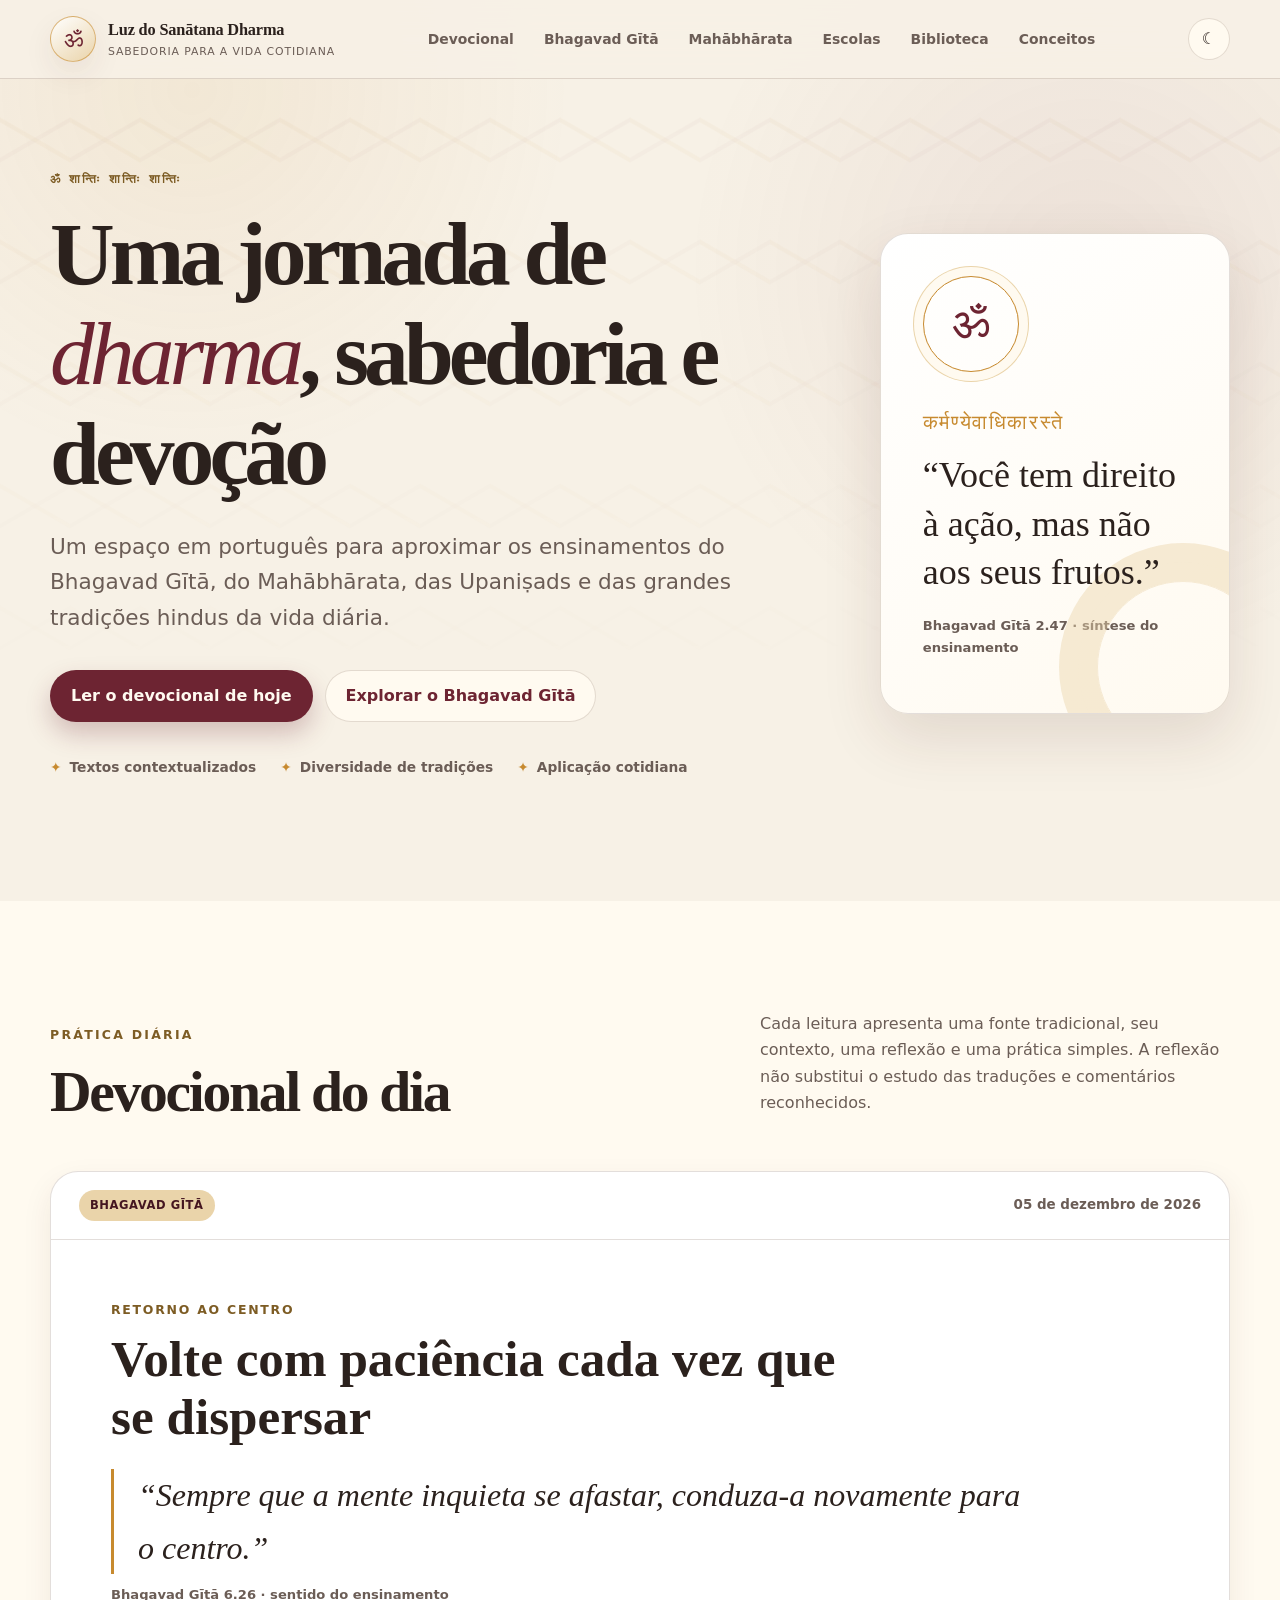
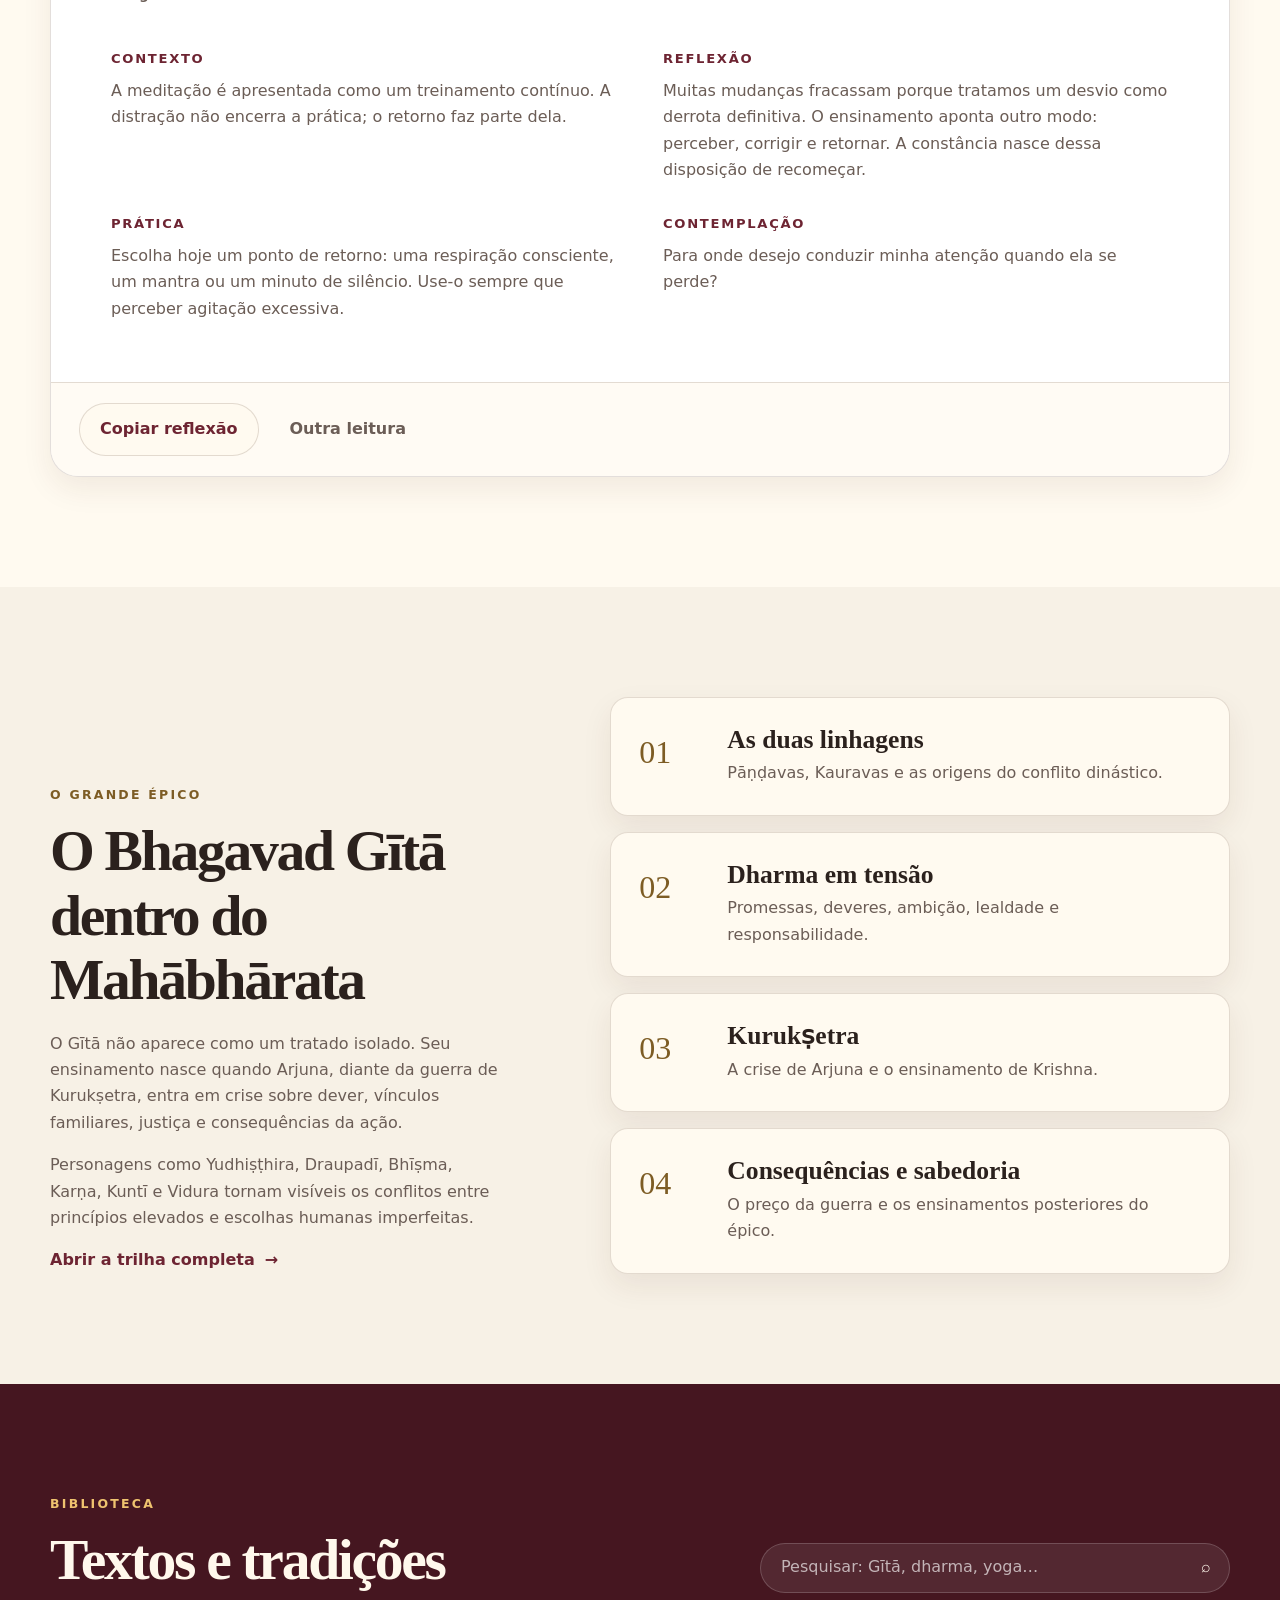
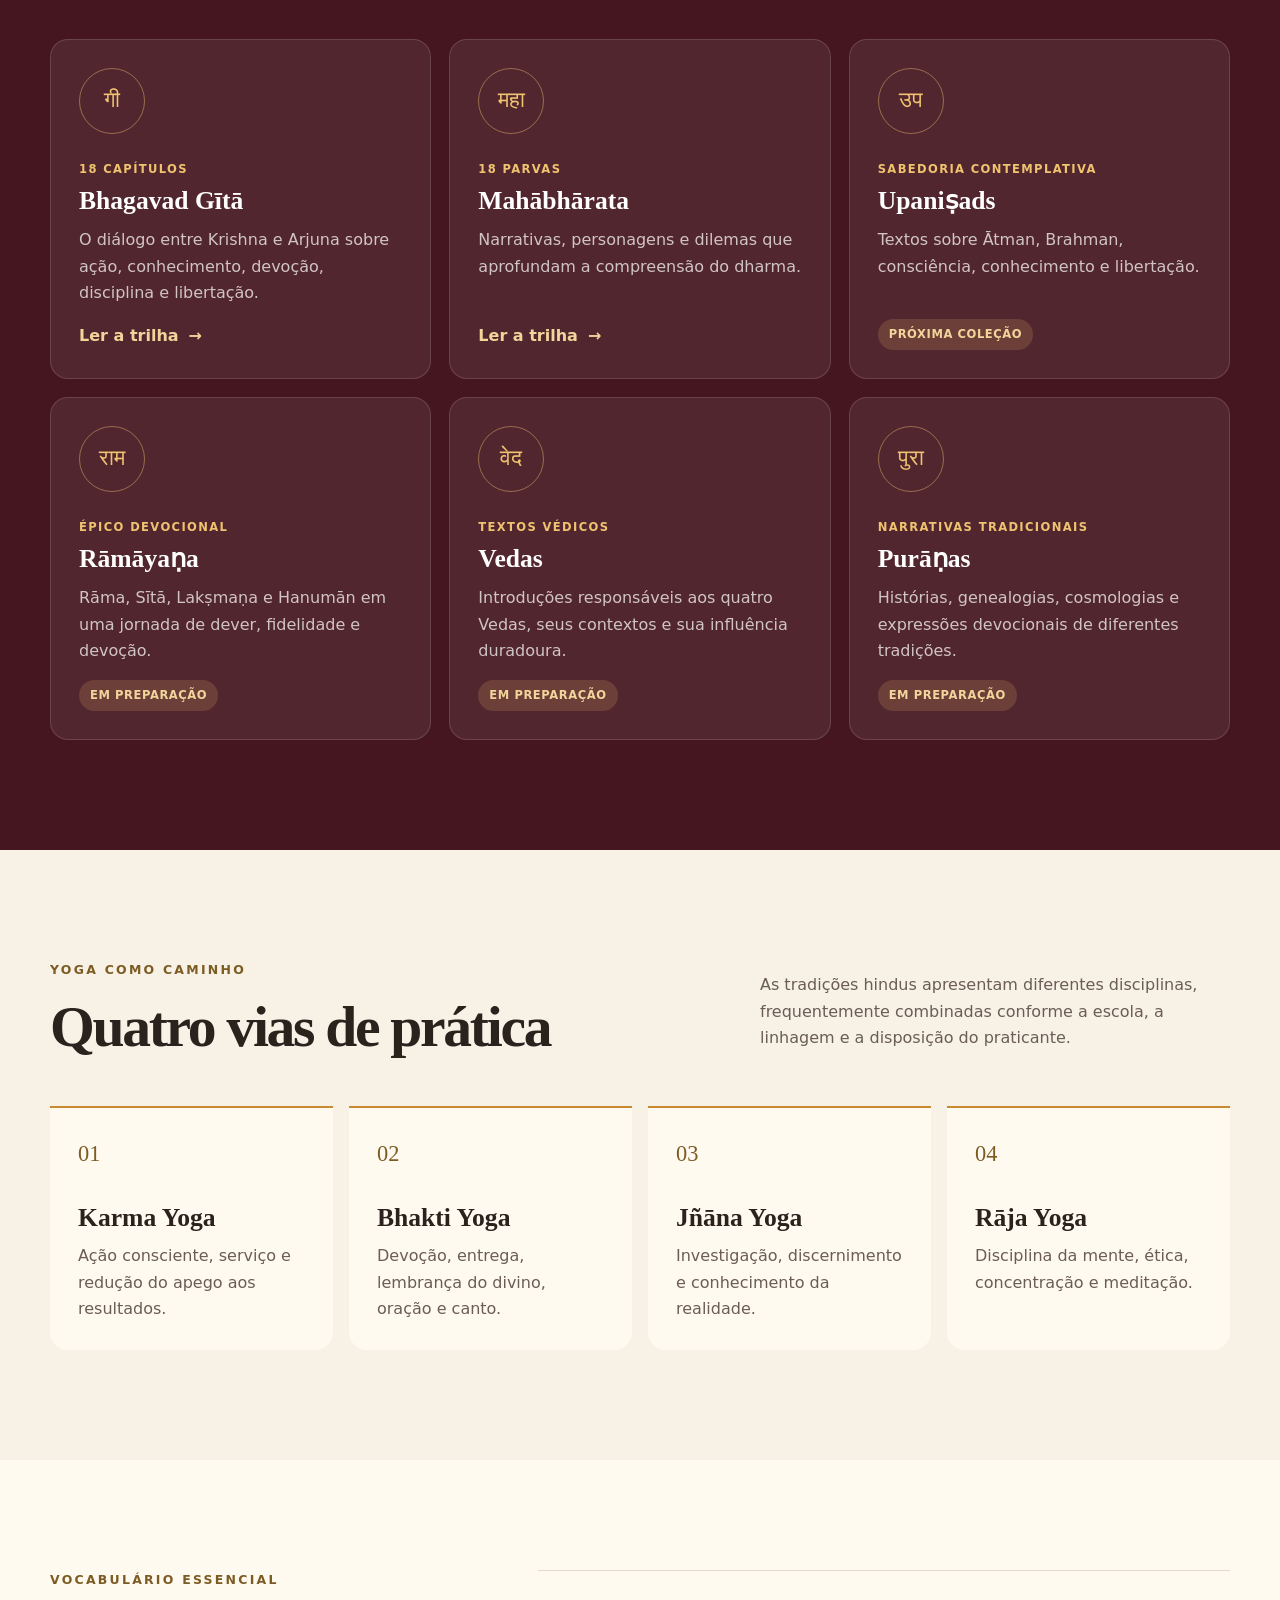
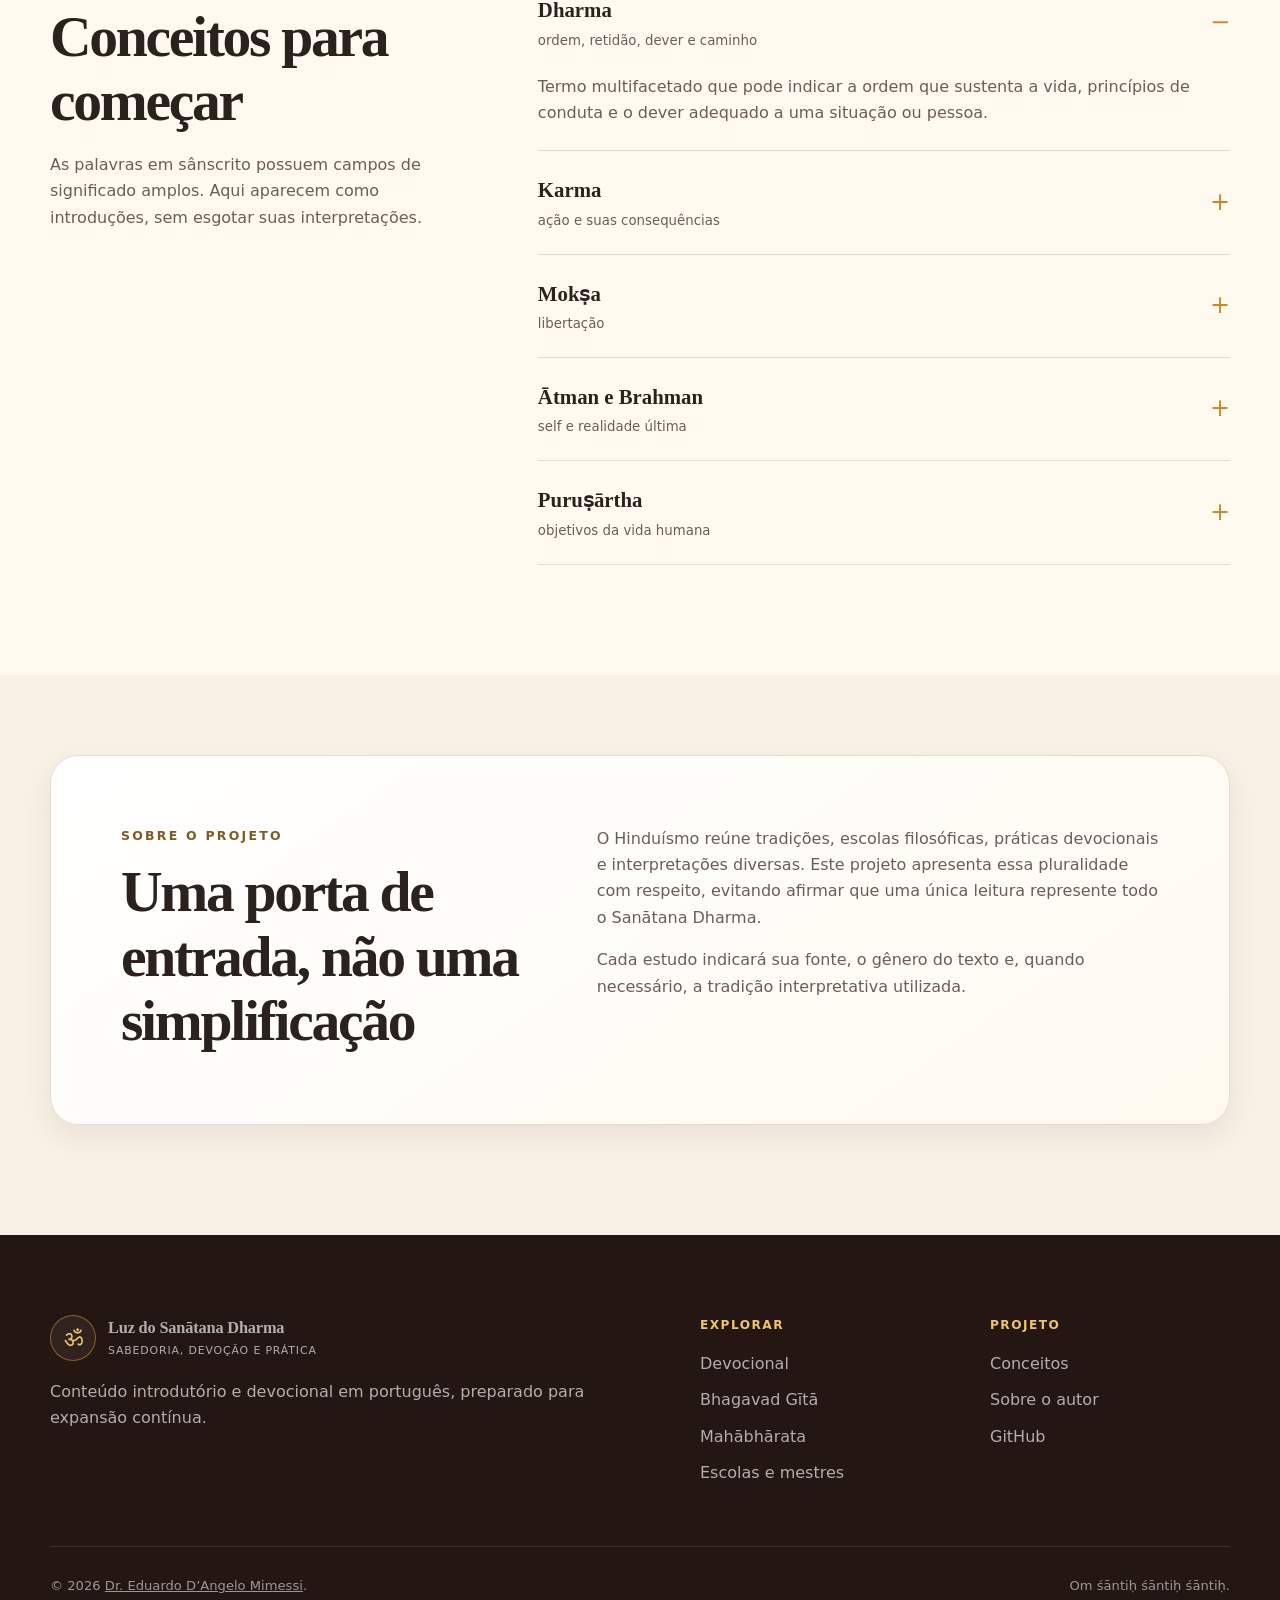
<file: docs/index.html>
<!doctype html>
<html lang="pt-BR" data-theme="light">
<head>
  <meta charset="utf-8">
  <meta name="viewport" content="width=device-width, initial-scale=1">
  <meta name="theme-color" content="#5b1f2a">
  <meta name="description" content="Luz do Sanātana Dharma: devocionais e estudos sobre o Bhagavad Gītā, o Mahābhārata, as Upaniṣads, o Rāmāyaṇa e os caminhos do Hinduísmo.">
  <meta name="author" content="Dr. Eduardo D’Angelo Mimessi">
  <meta property="og:title" content="Luz do Sanātana Dharma">
  <meta property="og:description" content="Sabedoria hindu para estudo, devoção e prática cotidiana.">
  <meta property="og:type" content="website">
  <meta property="og:locale" content="pt_BR">
  <title>Luz do Sanātana Dharma</title>
  <link rel="manifest" href="manifest.webmanifest">
  <link rel="icon" href="icon.svg" type="image/svg+xml">
  <link rel="stylesheet" href="styles.css">
  <link rel="stylesheet" href="home-overrides.css">
  <script defer src="app.js"></script>
</head>
<body>
  <a class="skip-link" href="#conteudo">Ir para o conteúdo</a>

  <header class="site-header" id="inicio">
    <div class="header-inner container">
      <a class="brand" href="#inicio" aria-label="Página inicial do Luz do Sanātana Dharma">
        <span class="brand-mark" aria-hidden="true">ॐ</span>
        <span><strong>Luz do Sanātana Dharma</strong><small>sabedoria para a vida cotidiana</small></span>
      </a>

      <button class="menu-button" type="button" aria-controls="main-nav" aria-expanded="false">
        <span></span><span></span><span></span><span class="sr-only">Abrir menu</span>
      </button>

      <nav class="main-nav" id="main-nav" aria-label="Navegação principal">
        <a href="#devocional">Devocional</a>
        <a href="gita.html">Bhagavad Gītā</a>
        <a href="mahabharata.html">Mahābhārata</a>
        <a href="escolas.html">Escolas</a>
        <a href="#biblioteca">Biblioteca</a>
        <a href="#conceitos">Conceitos</a>
      </nav>

      <button class="theme-button" type="button" aria-label="Alternar tema claro e escuro" title="Alternar tema">
        <span class="theme-icon" aria-hidden="true">☾</span>
      </button>
    </div>
  </header>

  <main id="conteudo">
    <section class="hero" aria-labelledby="hero-title">
      <div class="hero-pattern" aria-hidden="true"></div>
      <div class="container hero-grid">
        <div class="hero-copy">
          <p class="eyebrow">ॐ शान्तिः शान्तिः शान्तिः</p>
          <h1 id="hero-title">Uma jornada de <em>dharma</em>, sabedoria e devoção</h1>
          <p class="hero-lead">Um espaço em português para aproximar os ensinamentos do Bhagavad Gītā, do Mahābhārata, das Upaniṣads e das grandes tradições hindus da vida diária.</p>
          <div class="hero-actions">
            <a class="button button-primary" href="#devocional">Ler o devocional de hoje</a>
            <a class="button button-secondary" href="gita.html">Explorar o Bhagavad Gītā</a>
          </div>
          <ul class="hero-principles" aria-label="Princípios do projeto">
            <li>Textos contextualizados</li>
            <li>Diversidade de tradições</li>
            <li>Aplicação cotidiana</li>
          </ul>
        </div>

        <aside class="hero-card" aria-label="Ensinamento em destaque">
          <div class="mandala" aria-hidden="true"><span>ॐ</span></div>
          <p class="sanskrit">कर्मण्येवाधिकारस्ते</p>
          <blockquote>“Você tem direito à ação, mas não aos seus frutos.”</blockquote>
          <p class="reference">Bhagavad Gītā 2.47 · síntese do ensinamento</p>
        </aside>
      </div>
    </section>

    <section class="section devotional-section" id="devocional" aria-labelledby="devotional-title">
      <div class="container">
        <div class="section-heading">
          <div><p class="eyebrow">Prática diária</p><h2 id="devotional-title">Devocional do dia</h2></div>
          <p class="section-intro">Cada leitura apresenta uma fonte tradicional, seu contexto, uma reflexão e uma prática simples. A reflexão não substitui o estudo das traduções e comentários reconhecidos.</p>
        </div>

        <article class="devotional-card" aria-live="polite">
          <div class="devotional-meta"><span class="tag" id="devotional-source">Bhagavad Gītā</span><time id="devotional-date"></time></div>
          <div class="devotional-content">
            <p class="devotional-kicker" id="devotional-theme">Ação sem apego</p>
            <h3 id="devotional-heading">Faça o que precisa ser feito com presença</h3>
            <blockquote id="devotional-verse">“Você tem direito à ação, mas não aos seus frutos.”</blockquote>
            <p class="verse-reference" id="devotional-reference">Bhagavad Gītā 2.47 · sentido do ensinamento</p>
            <div class="devotional-grid">
              <div><h4>Contexto</h4><p id="devotional-context">No campo de Kurukṣetra, Arjuna está paralisado diante das consequências de agir. Krishna o conduz a distinguir o dever presente do desejo de controlar todos os resultados.</p></div>
              <div><h4>Reflexão</h4><p id="devotional-reflection">Agir com desapego não significa indiferença. Significa dedicar atenção, disciplina e integridade ao que está sob nossa responsabilidade, sem transformar o resultado em medida absoluta de nosso valor.</p></div>
              <div><h4>Prática</h4><p id="devotional-practice">Escolha uma tarefa importante. Antes de começar, respire três vezes e formule a intenção de realizá-la com cuidado, sem ansiedade pelo reconhecimento.</p></div>
              <div><h4>Contemplação</h4><p id="devotional-question">Qual ação correta está diante de mim hoje, mesmo que eu não possa controlar seu resultado?</p></div>
            </div>
          </div>
          <div class="devotional-actions">
            <button class="button button-secondary" id="copy-devotional" type="button">Copiar reflexão</button>
            <button class="button button-ghost" id="next-devotional" type="button">Outra leitura</button>
          </div>
        </article>
      </div>
    </section>

    <section class="section epic-section" id="mahabharata" aria-labelledby="epic-title">
      <div class="container epic-grid">
        <div class="epic-copy">
          <p class="eyebrow">O grande épico</p>
          <h2 id="epic-title">O Bhagavad Gītā dentro do Mahābhārata</h2>
          <p>O Gītā não aparece como um tratado isolado. Seu ensinamento nasce quando Arjuna, diante da guerra de Kurukṣetra, entra em crise sobre dever, vínculos familiares, justiça e consequências da ação.</p>
          <p>Personagens como Yudhiṣṭhira, Draupadī, Bhīṣma, Karṇa, Kuntī e Vidura tornam visíveis os conflitos entre princípios elevados e escolhas humanas imperfeitas.</p>
          <a class="text-link" href="mahabharata.html">Abrir a trilha completa <span aria-hidden="true">→</span></a>
        </div>

        <div class="epic-timeline" aria-label="Trilha introdutória do Mahābhārata">
          <article><span>01</span><div><h3>As duas linhagens</h3><p>Pāṇḍavas, Kauravas e as origens do conflito dinástico.</p></div></article>
          <article><span>02</span><div><h3>Dharma em tensão</h3><p>Promessas, deveres, ambição, lealdade e responsabilidade.</p></div></article>
          <article><span>03</span><div><h3>Kurukṣetra</h3><p>A crise de Arjuna e o ensinamento de Krishna.</p></div></article>
          <article><span>04</span><div><h3>Consequências e sabedoria</h3><p>O preço da guerra e os ensinamentos posteriores do épico.</p></div></article>
        </div>
      </div>
    </section>

    <section class="section library-section" id="biblioteca" aria-labelledby="library-title">
      <div class="container">
        <div class="section-heading library-heading">
          <div><p class="eyebrow">Biblioteca</p><h2 id="library-title">Textos e tradições</h2></div>
          <label class="search-field"><span class="sr-only">Pesquisar na biblioteca</span><input id="library-search" type="search" placeholder="Pesquisar: Gītā, dharma, yoga…" autocomplete="off"><span aria-hidden="true">⌕</span></label>
        </div>

        <div class="library-grid" id="library-grid">
          <article class="library-card" data-search="bhagavad gita gītā krishna arjuna yoga kurukshetra">
            <span class="card-symbol" aria-hidden="true">गी</span><p class="card-label">18 capítulos</p><h3>Bhagavad Gītā</h3>
            <p>O diálogo entre Krishna e Arjuna sobre ação, conhecimento, devoção, disciplina e libertação.</p>
            <a class="text-link" href="gita.html">Ler a trilha <span aria-hidden="true">→</span></a>
          </article>

          <article class="library-card" data-search="mahabharata mahābhārata pandavas kauravas draupadi bhishma karna vidura">
            <span class="card-symbol" aria-hidden="true">महा</span><p class="card-label">18 parvas</p><h3>Mahābhārata</h3>
            <p>Narrativas, personagens e dilemas que aprofundam a compreensão do dharma.</p>
            <a class="text-link" href="mahabharata.html">Ler a trilha <span aria-hidden="true">→</span></a>
          </article>

          <article class="library-card" data-search="upanishads upaniṣads atman brahman vedanta conhecimento">
            <span class="card-symbol" aria-hidden="true">उप</span><p class="card-label">Sabedoria contemplativa</p><h3>Upaniṣads</h3>
            <p>Textos sobre Ātman, Brahman, consciência, conhecimento e libertação.</p><span class="status">Próxima coleção</span>
          </article>

          <article class="library-card" data-search="ramayana rāmāyaṇa rama sita hanuman lakshmana bhakti serviço">
            <span class="card-symbol" aria-hidden="true">राम</span><p class="card-label">Épico devocional</p><h3>Rāmāyaṇa</h3>
            <p>Rāma, Sītā, Lakṣmaṇa e Hanumān em uma jornada de dever, fidelidade e devoção.</p><span class="status">Em preparação</span>
          </article>

          <article class="library-card" data-search="vedas rig sama yajur atharva mantra ritual conhecimento">
            <span class="card-symbol" aria-hidden="true">वेद</span><p class="card-label">Textos védicos</p><h3>Vedas</h3>
            <p>Introduções responsáveis aos quatro Vedas, seus contextos e sua influência duradoura.</p><span class="status">Em preparação</span>
          </article>

          <article class="library-card" data-search="puranas purāṇas shiva vishnu devi histórias tradição">
            <span class="card-symbol" aria-hidden="true">पुरा</span><p class="card-label">Narrativas tradicionais</p><h3>Purāṇas</h3>
            <p>Histórias, genealogias, cosmologias e expressões devocionais de diferentes tradições.</p><span class="status">Em preparação</span>
          </article>
        </div>
        <p class="empty-state" id="library-empty" hidden>Nenhum item encontrado. Tente outra palavra.</p>
      </div>
    </section>

    <section class="section paths-section" id="caminhos" aria-labelledby="paths-title">
      <div class="container">
        <div class="section-heading">
          <div><p class="eyebrow">Yoga como caminho</p><h2 id="paths-title">Quatro vias de prática</h2></div>
          <p class="section-intro">As tradições hindus apresentam diferentes disciplinas, frequentemente combinadas conforme a escola, a linhagem e a disposição do praticante.</p>
        </div>
        <div class="paths-grid">
          <article><span>01</span><h3>Karma Yoga</h3><p>Ação consciente, serviço e redução do apego aos resultados.</p></article>
          <article><span>02</span><h3>Bhakti Yoga</h3><p>Devoção, entrega, lembrança do divino, oração e canto.</p></article>
          <article><span>03</span><h3>Jñāna Yoga</h3><p>Investigação, discernimento e conhecimento da realidade.</p></article>
          <article><span>04</span><h3>Rāja Yoga</h3><p>Disciplina da mente, ética, concentração e meditação.</p></article>
        </div>
      </div>
    </section>

    <section class="section concepts-section" id="conceitos" aria-labelledby="concepts-title">
      <div class="container concepts-layout">
        <div class="concepts-intro"><p class="eyebrow">Vocabulário essencial</p><h2 id="concepts-title">Conceitos para começar</h2><p>As palavras em sânscrito possuem campos de significado amplos. Aqui aparecem como introduções, sem esgotar suas interpretações.</p></div>
        <div class="accordion" data-accordion>
          <article class="accordion-item"><button type="button" aria-expanded="true"><span><strong>Dharma</strong><small>ordem, retidão, dever e caminho</small></span><span>−</span></button><div class="accordion-panel"><p>Termo multifacetado que pode indicar a ordem que sustenta a vida, princípios de conduta e o dever adequado a uma situação ou pessoa.</p></div></article>
          <article class="accordion-item"><button type="button" aria-expanded="false"><span><strong>Karma</strong><small>ação e suas consequências</small></span><span>+</span></button><div class="accordion-panel" hidden><p>Refere-se à ação e à relação entre escolhas, intenções e consequências. Não deve ser reduzido a punição ou recompensa imediata.</p></div></article>
          <article class="accordion-item"><button type="button" aria-expanded="false"><span><strong>Mokṣa</strong><small>libertação</small></span><span>+</span></button><div class="accordion-panel" hidden><p>Libertação do ciclo de saṃsāra. Sua compreensão varia entre escolas como Advaita, Viśiṣṭādvaita e Dvaita.</p></div></article>
          <article class="accordion-item"><button type="button" aria-expanded="false"><span><strong>Ātman e Brahman</strong><small>self e realidade última</small></span><span>+</span></button><div class="accordion-panel" hidden><p>Conceitos fundamentais das Upaniṣads e do Vedānta, interpretados de maneiras distintas pelas escolas filosóficas.</p></div></article>
          <article class="accordion-item"><button type="button" aria-expanded="false"><span><strong>Puruṣārtha</strong><small>objetivos da vida humana</small></span><span>+</span></button><div class="accordion-panel" hidden><p>Dharma, artha, kāma e mokṣa articulam dever, prosperidade, prazer legítimo e libertação.</p></div></article>
        </div>
      </div>
    </section>

    <section class="section about-section" aria-labelledby="about-title">
      <div class="container about-card">
        <div><p class="eyebrow">Sobre o projeto</p><h2 id="about-title">Uma porta de entrada, não uma simplificação</h2></div>
        <div><p>O Hinduísmo reúne tradições, escolas filosóficas, práticas devocionais e interpretações diversas. Este projeto apresenta essa pluralidade com respeito, evitando afirmar que uma única leitura represente todo o Sanātana Dharma.</p><p>Cada estudo indicará sua fonte, o gênero do texto e, quando necessário, a tradição interpretativa utilizada.</p></div>
      </div>
    </section>
  </main>

  <footer class="site-footer">
    <div class="container footer-grid">
      <div><a class="brand footer-brand" href="#inicio"><span class="brand-mark" aria-hidden="true">ॐ</span><span><strong>Luz do Sanātana Dharma</strong><small>sabedoria, devoção e prática</small></span></a><p>Conteúdo introdutório e devocional em português, preparado para expansão contínua.</p></div>
      <nav aria-label="Links do rodapé"><strong>Explorar</strong><a href="#devocional">Devocional</a><a href="gita.html">Bhagavad Gītā</a><a href="mahabharata.html">Mahābhārata</a><a href="escolas.html">Escolas e mestres</a></nav>
      <nav aria-label="Informações do projeto"><strong>Projeto</strong><a href="#conceitos">Conceitos</a><a href="autor.html">Sobre o autor</a><a href="https://github.com/edumimessi/luzdosanatanadharma" rel="noopener noreferrer">GitHub</a></nav>
    </div>
    <div class="container footer-bottom"><p>© <span id="current-year"></span> <a href="autor.html">Dr. Eduardo D’Angelo Mimessi</a>.</p><p>Om śāntiḥ śāntiḥ śāntiḥ.</p></div>
  </footer>

  <div class="toast" id="toast" role="status" aria-live="polite"></div>
</body>
</html>
</file>
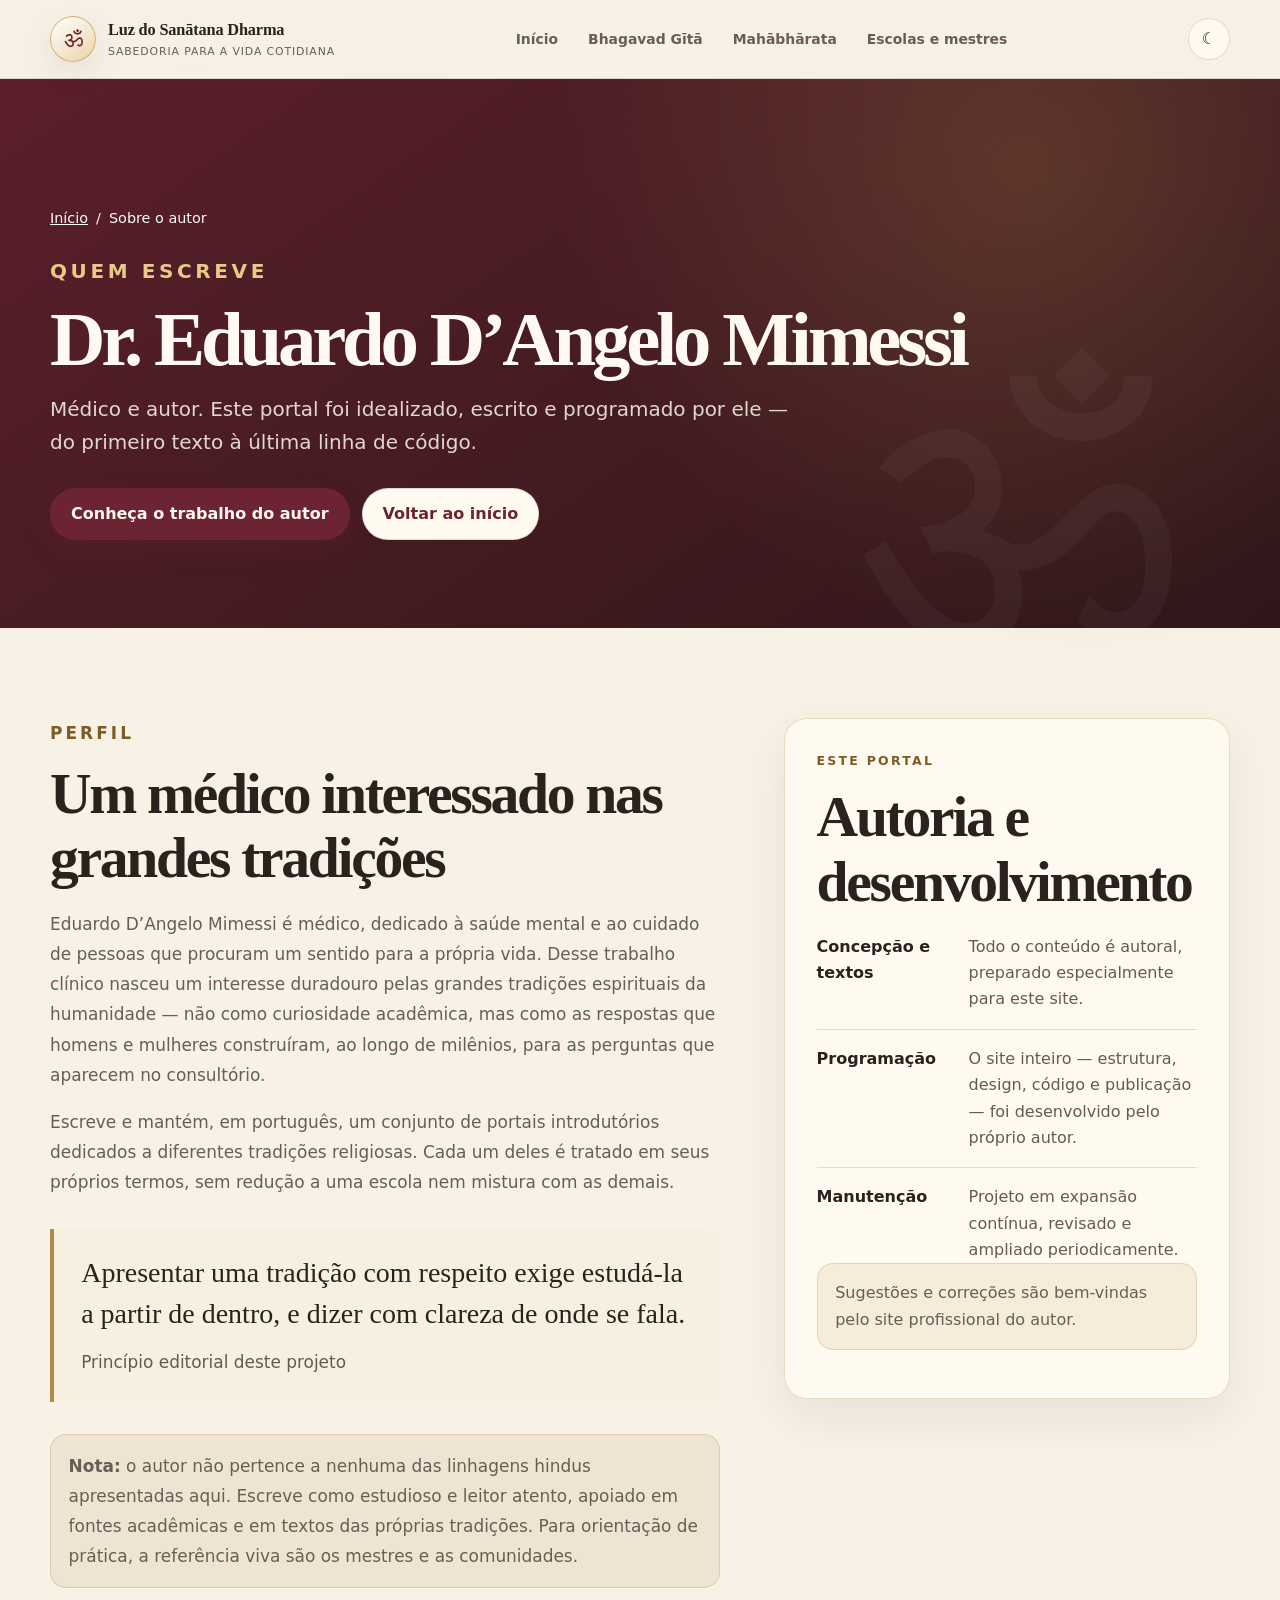
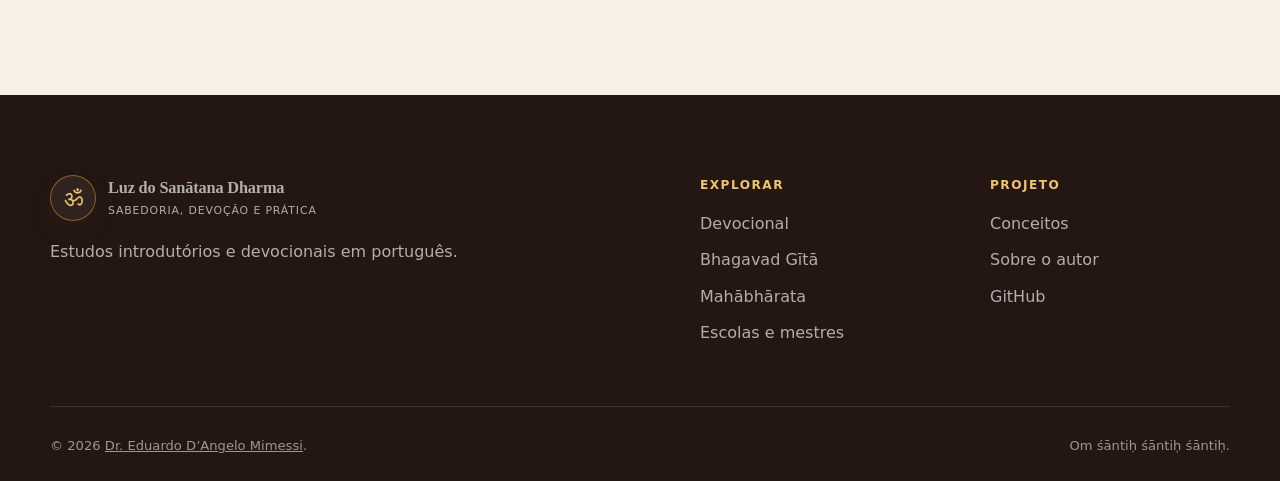
<file: docs/autor.html>
<!doctype html>
<html lang="pt-BR" data-theme="light">
<head>
  <meta charset="utf-8">
  <meta name="viewport" content="width=device-width, initial-scale=1">
  <meta name="theme-color" content="#5b1f2a">
  <meta name="description" content="Sobre o autor do Luz do Sanātana Dharma: Dr. Eduardo D’Angelo Mimessi, médico e autor, que idealizou, escreveu e programou este portal.">
  <meta name="author" content="Dr. Eduardo D’Angelo Mimessi">
  <meta property="og:title" content="Sobre o autor | Luz do Sanātana Dharma">
  <meta property="og:description" content="Quem escreve e mantém este portal: Dr. Eduardo D’Angelo Mimessi, médico e autor.">
  <meta property="og:type" content="profile">
  <meta property="og:locale" content="pt_BR">
  <title>Sobre o autor | Luz do Sanātana Dharma</title>
  <link rel="manifest" href="manifest.webmanifest">
  <link rel="icon" href="icon.svg" type="image/svg+xml">
  <link rel="stylesheet" href="styles.css">
  <link rel="stylesheet" href="content.css">
  <script defer src="content.js"></script>
</head>
<body>
  <a class="skip-link" href="#conteudo">Ir para o conteúdo</a>

  <header class="site-header" id="inicio">
    <div class="header-inner container">
      <a class="brand" href="index.html" aria-label="Página inicial do Luz do Sanātana Dharma">
        <span class="brand-mark" aria-hidden="true">ॐ</span>
        <span><strong>Luz do Sanātana Dharma</strong><small>sabedoria para a vida cotidiana</small></span>
      </a>

      <button class="menu-button" type="button" aria-controls="main-nav" aria-expanded="false">
        <span></span><span></span><span></span><span class="sr-only">Abrir menu</span>
      </button>

      <nav class="main-nav" id="main-nav" aria-label="Navegação principal">
        <a href="index.html">Início</a>
        <a href="gita.html">Bhagavad Gītā</a>
        <a href="mahabharata.html">Mahābhārata</a>
        <a href="escolas.html">Escolas e mestres</a>
      </nav>

      <button class="theme-button" type="button" aria-label="Alternar tema claro e escuro" title="Alternar tema">
        <span class="theme-icon" aria-hidden="true">☾</span>
      </button>
    </div>
  </header>

  <main class="reader-main" id="conteudo">
    <section class="reader-hero">
      <div class="container">
        <nav class="breadcrumbs" aria-label="Caminho da página">
          <a href="index.html">Início</a><span aria-hidden="true">/</span><span>Sobre o autor</span>
        </nav>
        <p class="eyebrow">Quem escreve</p>
        <h1>Dr. Eduardo D’Angelo Mimessi</h1>
        <p>Médico e autor. Este portal foi idealizado, escrito e programado por ele — do primeiro texto à última linha de código.</p>
        <div class="reader-actions">
          <a class="button button-primary" href="https://clinicamimessi.com.br" rel="noopener noreferrer">Conheça o trabalho do autor</a>
          <a class="button button-secondary" href="index.html">Voltar ao início</a>
        </div>
      </div>
    </section>

    <section class="reader-section" id="perfil">
      <div class="container reader-intro-grid">
        <div class="reader-prose">
          <p class="eyebrow">Perfil</p>
          <h2>Um médico interessado nas grandes tradições</h2>
          <p>Eduardo D’Angelo Mimessi é médico, dedicado à saúde mental e ao cuidado de pessoas que procuram um sentido para a própria vida. Desse trabalho clínico nasceu um interesse duradouro pelas grandes tradições espirituais da humanidade — não como curiosidade acadêmica, mas como as respostas que homens e mulheres construíram, ao longo de milênios, para as perguntas que aparecem no consultório.</p>
          <p>Escreve e mantém, em português, um conjunto de portais introdutórios dedicados a diferentes tradições religiosas. Cada um deles é tratado em seus próprios termos, sem redução a uma escola nem mistura com as demais.</p>

          <div class="quote-panel">
            <blockquote>Apresentar uma tradição com respeito exige estudá-la a partir de dentro, e dizer com clareza de onde se fala.</blockquote>
            <p>Princípio editorial deste projeto</p>
          </div>

          <p class="notice"><strong>Nota:</strong> o autor não pertence a nenhuma das linhagens hindus apresentadas aqui. Escreve como estudioso e leitor atento, apoiado em fontes acadêmicas e em textos das próprias tradições. Para orientação de prática, a referência viva são os mestres e as comunidades.</p>
        </div>

        <aside class="fact-panel" aria-label="Sobre este portal">
          <p class="eyebrow">Este portal</p>
          <h2>Autoria e desenvolvimento</h2>
          <dl class="fact-list">
            <div><dt>Concepção e textos</dt><dd>Todo o conteúdo é autoral, preparado especialmente para este site.</dd></div>
            <div><dt>Programação</dt><dd>O site inteiro — estrutura, design, código e publicação — foi desenvolvido pelo próprio autor.</dd></div>
            <div><dt>Manutenção</dt><dd>Projeto em expansão contínua, revisado e ampliado periodicamente.</dd></div>
          </dl>
          <p class="notice">Sugestões e correções são bem-vindas pelo site profissional do autor.</p>
        </aside>
      </div>
    </section>
  </main>

  <footer class="site-footer">
    <div class="container footer-grid">
      <div>
        <a class="brand footer-brand" href="index.html">
          <span class="brand-mark" aria-hidden="true">ॐ</span>
          <span><strong>Luz do Sanātana Dharma</strong><small>sabedoria, devoção e prática</small></span>
        </a>
        <p>Estudos introdutórios e devocionais em português.</p>
      </div>
      <nav aria-label="Links do rodapé">
        <strong>Explorar</strong>
        <a href="index.html#devocional">Devocional</a>
        <a href="gita.html">Bhagavad Gītā</a>
        <a href="mahabharata.html">Mahābhārata</a>
        <a href="escolas.html">Escolas e mestres</a>
      </nav>
      <nav aria-label="Informações do projeto">
        <strong>Projeto</strong>
        <a href="index.html#conceitos">Conceitos</a>
        <a href="autor.html">Sobre o autor</a>
        <a href="https://github.com/edumimessi/luzdosanatanadharma" rel="noopener noreferrer">GitHub</a>
      </nav>
    </div>
    <div class="container footer-bottom">
      <p>© <span id="current-year"></span> <a href="autor.html">Dr. Eduardo D’Angelo Mimessi</a>.</p>
      <p>Om śāntiḥ śāntiḥ śāntiḥ.</p>
    </div>
  </footer>
</body>
</html>
</file>
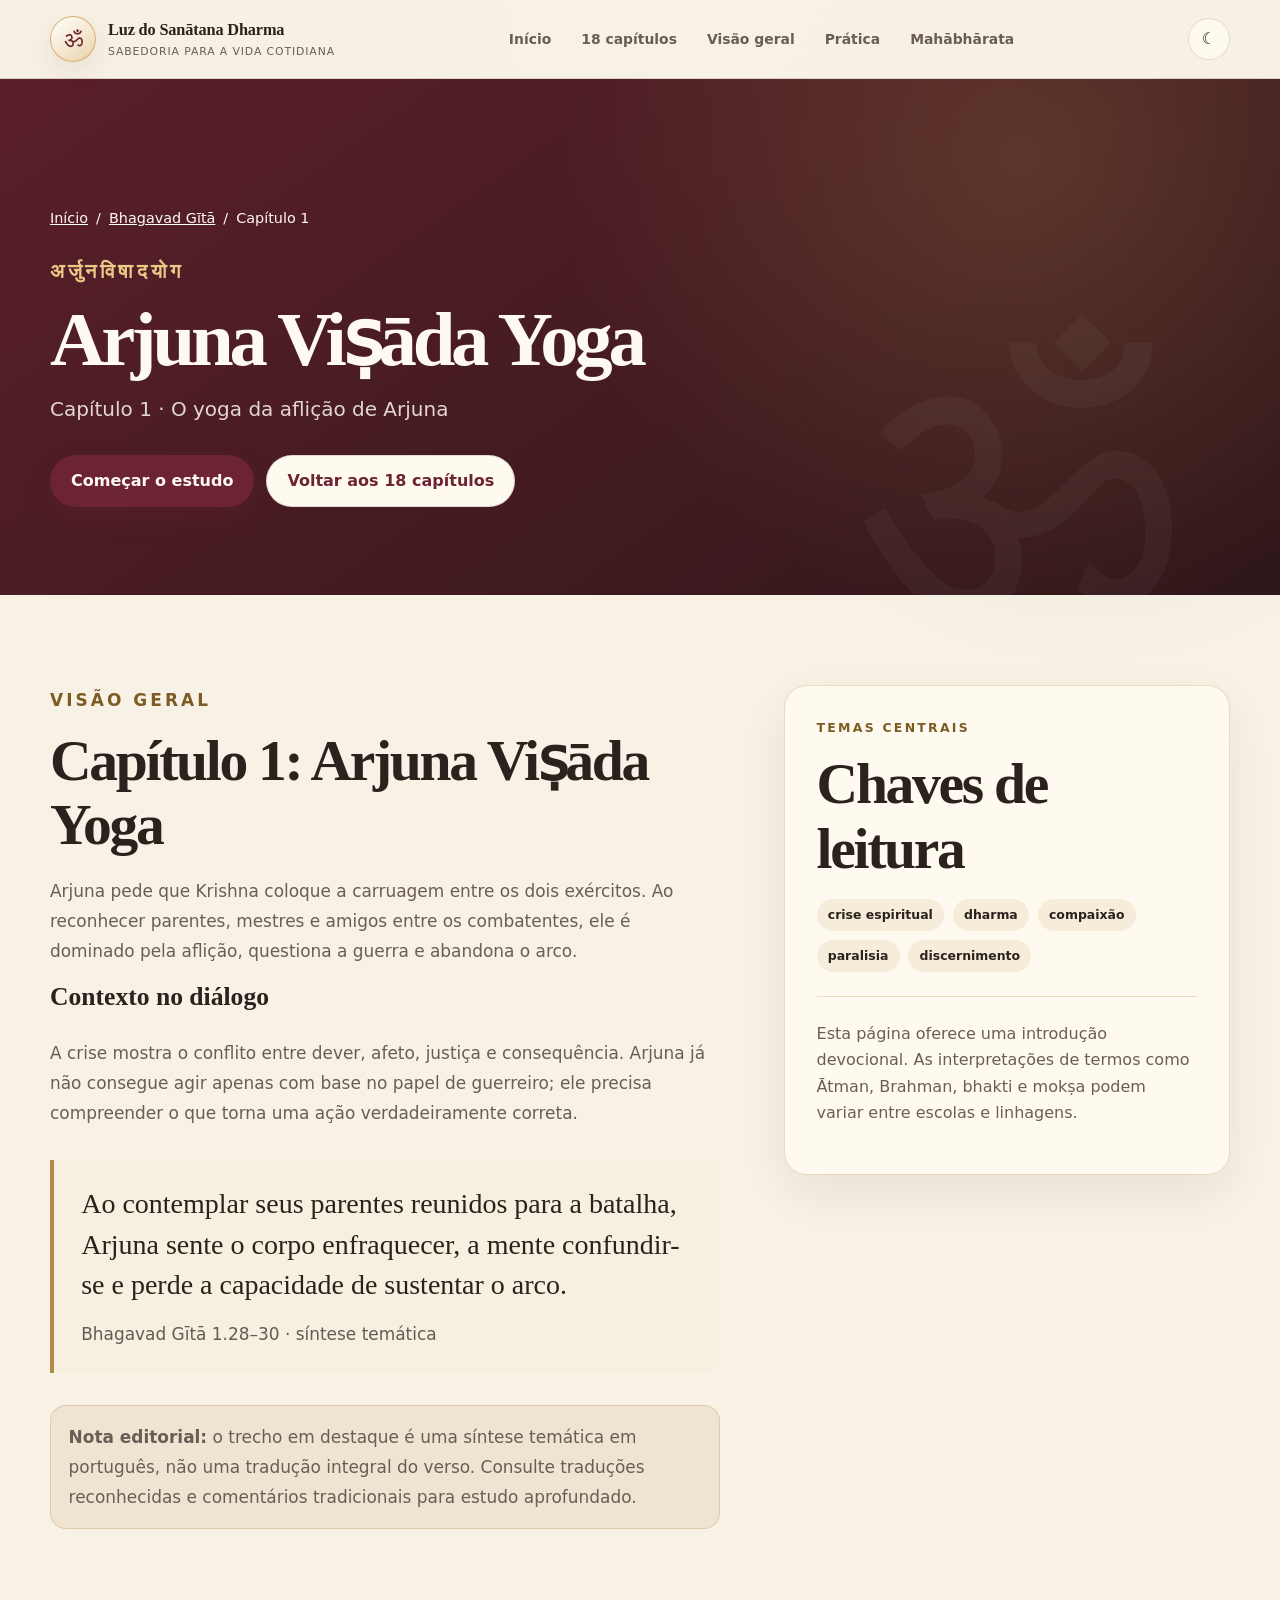
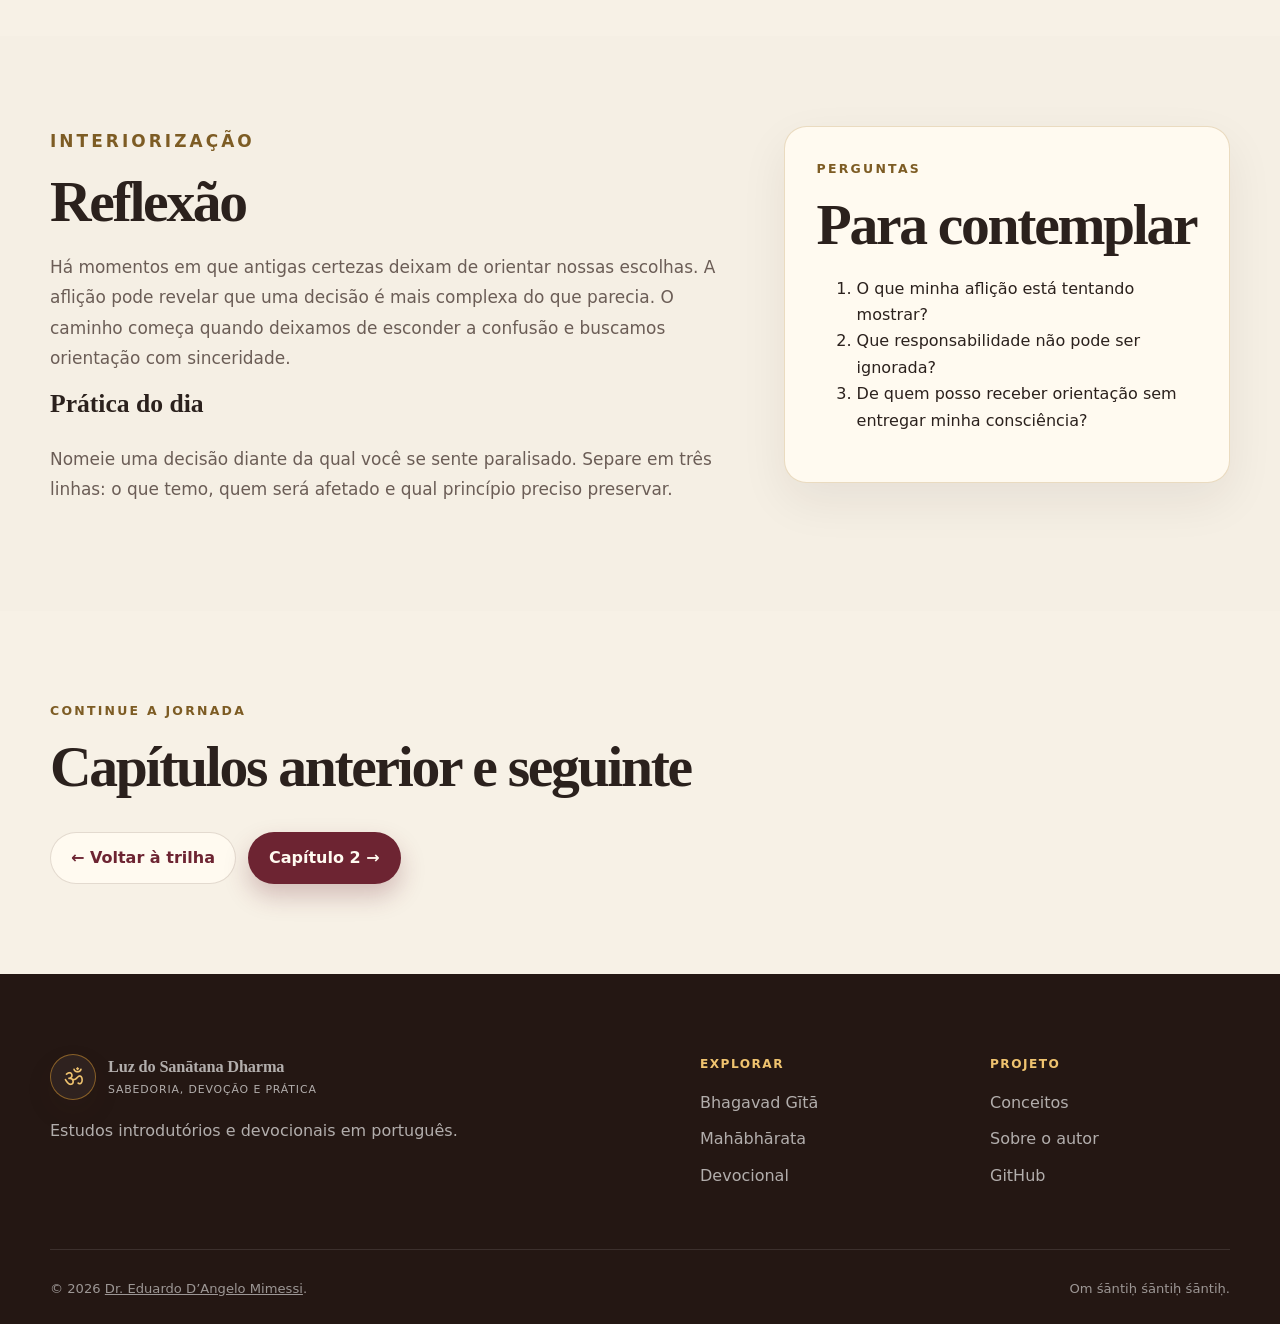
<file: docs/capitulo.html>
<!doctype html>
<html lang="pt-BR" data-theme="light">
<head>
  <meta charset="utf-8">
  <meta name="viewport" content="width=device-width, initial-scale=1">
  <meta name="theme-color" content="#5b1f2a">
  <meta name="description" content="Estudo introdutório de um capítulo do Bhagavad Gītā, com contexto, temas, reflexão e prática.">
  <meta name="author" content="Dr. Eduardo D’Angelo Mimessi">
  <meta property="og:title" content="Capítulo do Bhagavad Gītā | Luz do Sanātana Dharma">
  <meta property="og:description" content="Contexto, temas e prática devocional dos capítulos do Bhagavad Gītā.">
  <meta property="og:type" content="article">
  <meta property="og:locale" content="pt_BR">
  <title>Capítulo do Bhagavad Gītā | Luz do Sanātana Dharma</title>
  <link rel="manifest" href="manifest.webmanifest">
  <link rel="icon" href="icon.svg" type="image/svg+xml">
  <link rel="stylesheet" href="styles.css">
  <link rel="stylesheet" href="content.css">
  <script defer src="content.js"></script>
  <script defer src="chapter.js"></script>
</head>
<body>
  <a class="skip-link" href="#conteudo">Ir para o conteúdo</a>

  <header class="site-header" id="inicio">
    <div class="header-inner container">
      <a class="brand" href="index.html" aria-label="Página inicial do Luz do Sanātana Dharma">
        <span class="brand-mark" aria-hidden="true">ॐ</span>
        <span><strong>Luz do Sanātana Dharma</strong><small>sabedoria para a vida cotidiana</small></span>
      </a>
      <button class="menu-button" type="button" aria-controls="main-nav" aria-expanded="false">
        <span></span><span></span><span></span><span class="sr-only">Abrir menu</span>
      </button>
      <nav class="main-nav" id="main-nav" aria-label="Navegação principal">
        <a href="index.html">Início</a>
        <a href="gita.html">18 capítulos</a>
        <a href="#visao-geral">Visão geral</a>
        <a href="#pratica">Prática</a>
        <a href="mahabharata.html">Mahābhārata</a>
      </nav>
      <button class="theme-button" type="button" aria-label="Alternar tema claro e escuro" title="Alternar tema">
        <span class="theme-icon" aria-hidden="true">☾</span>
      </button>
    </div>
  </header>

  <main class="reader-main" id="conteudo">
    <section class="reader-hero">
      <div class="container">
        <nav class="breadcrumbs" aria-label="Caminho da página">
          <a href="index.html">Início</a><span aria-hidden="true">/</span><a href="gita.html">Bhagavad Gītā</a><span aria-hidden="true">/</span><span id="breadcrumb-chapter">Capítulo</span>
        </nav>
        <p class="eyebrow" id="chapter-sanskrit">श्रीमद्भगवद्गीता</p>
        <h1 id="chapter-title">Carregando capítulo…</h1>
        <p id="chapter-subtitle"></p>
        <div class="reader-actions">
          <a class="button button-primary" href="#visao-geral">Começar o estudo</a>
          <a class="button button-secondary" href="gita.html">Voltar aos 18 capítulos</a>
        </div>
      </div>
    </section>

    <section class="reader-section" id="visao-geral">
      <div class="container reader-intro-grid">
        <div class="reader-prose">
          <p class="eyebrow">Visão geral</p>
          <h2 id="overview-heading">Sobre o capítulo</h2>
          <p id="chapter-summary"></p>
          <h3>Contexto no diálogo</h3>
          <p id="chapter-context"></p>
          <div class="quote-panel">
            <blockquote id="chapter-verse"></blockquote>
            <p id="chapter-reference"></p>
          </div>
          <p class="notice"><strong>Nota editorial:</strong> o trecho em destaque é uma síntese temática em português, não uma tradução integral do verso. Consulte traduções reconhecidas e comentários tradicionais para estudo aprofundado.</p>
        </div>

        <aside class="fact-panel">
          <p class="eyebrow">Temas centrais</p>
          <h2>Chaves de leitura</h2>
          <div class="theme-chips" id="chapter-themes"></div>
          <hr style="border:0;border-top:1px solid var(--reader-border);margin:1.5rem 0">
          <p>Esta página oferece uma introdução devocional. As interpretações de termos como Ātman, Brahman, bhakti e mokṣa podem variar entre escolas e linhagens.</p>
        </aside>
      </div>
    </section>

    <section class="reader-section alt" id="pratica">
      <div class="container context-grid">
        <div class="reader-prose">
          <p class="eyebrow">Interiorização</p>
          <h2>Reflexão</h2>
          <p id="chapter-reflection"></p>
          <h3>Prática do dia</h3>
          <p id="chapter-practice"></p>
        </div>
        <aside class="study-note">
          <p class="eyebrow">Perguntas</p>
          <h2>Para contemplar</h2>
          <ol id="chapter-questions"></ol>
        </aside>
      </div>
    </section>

    <section class="reader-section">
      <div class="container">
        <div class="reader-heading">
          <div><p class="eyebrow">Continue a jornada</p><h2>Capítulos anterior e seguinte</h2></div>
        </div>
        <div class="reader-actions">
          <a class="button button-secondary" id="previous-chapter" href="gita.html">Capítulo anterior</a>
          <a class="button button-primary" id="next-chapter" href="gita.html">Próximo capítulo</a>
        </div>
      </div>
    </section>
  </main>

  <footer class="site-footer">
    <div class="container footer-grid">
      <div><a class="brand footer-brand" href="index.html"><span class="brand-mark" aria-hidden="true">ॐ</span><span><strong>Luz do Sanātana Dharma</strong><small>sabedoria, devoção e prática</small></span></a><p>Estudos introdutórios e devocionais em português.</p></div>
      <nav aria-label="Links do rodapé"><strong>Explorar</strong><a href="gita.html">Bhagavad Gītā</a><a href="mahabharata.html">Mahābhārata</a><a href="index.html#devocional">Devocional</a></nav>
      <nav aria-label="Informações do projeto"><strong>Projeto</strong><a href="index.html#conceitos">Conceitos</a><a href="autor.html">Sobre o autor</a><a href="https://github.com/edumimessi/luzdosanatanadharma" rel="noopener noreferrer">GitHub</a></nav>
    </div>
    <div class="container footer-bottom"><p>© <span id="current-year"></span> <a href="autor.html">Dr. Eduardo D’Angelo Mimessi</a>.</p><p>Om śāntiḥ śāntiḥ śāntiḥ.</p></div>
  </footer>
</body>
</html>
</file>
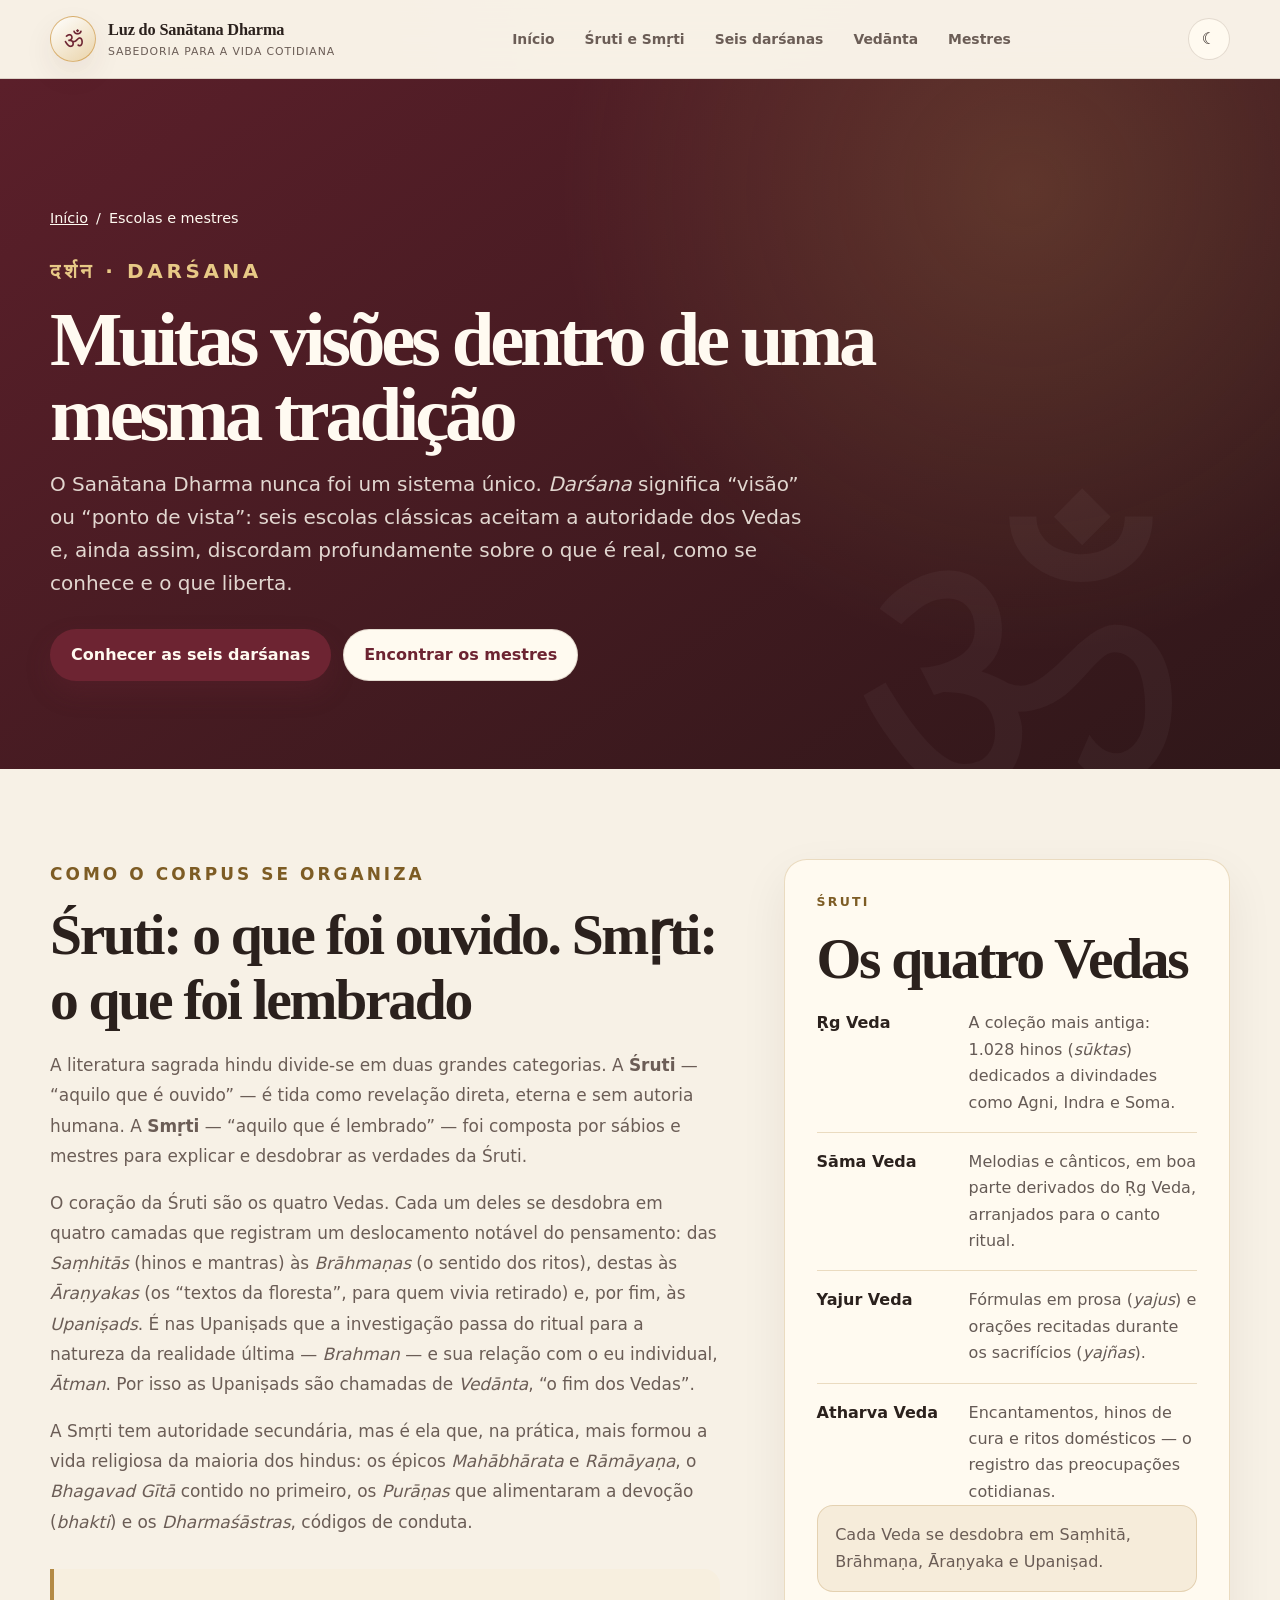
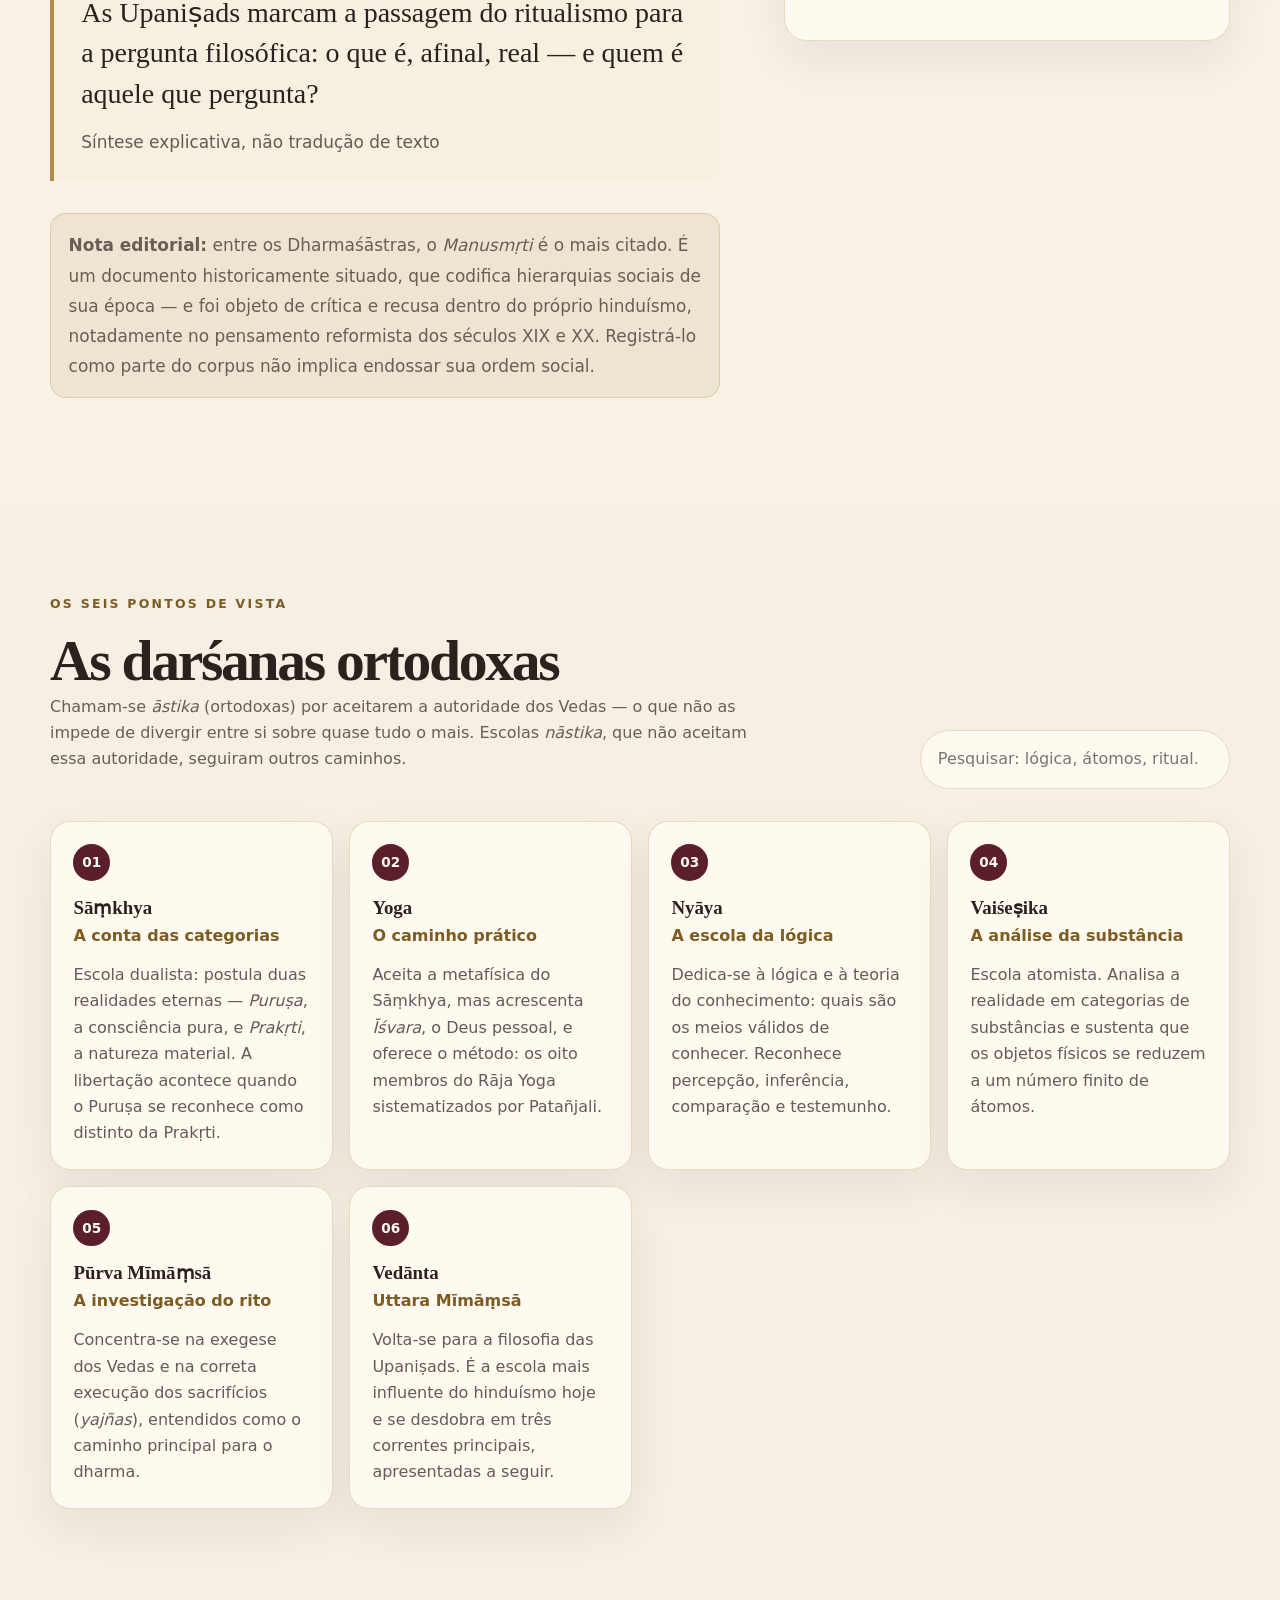
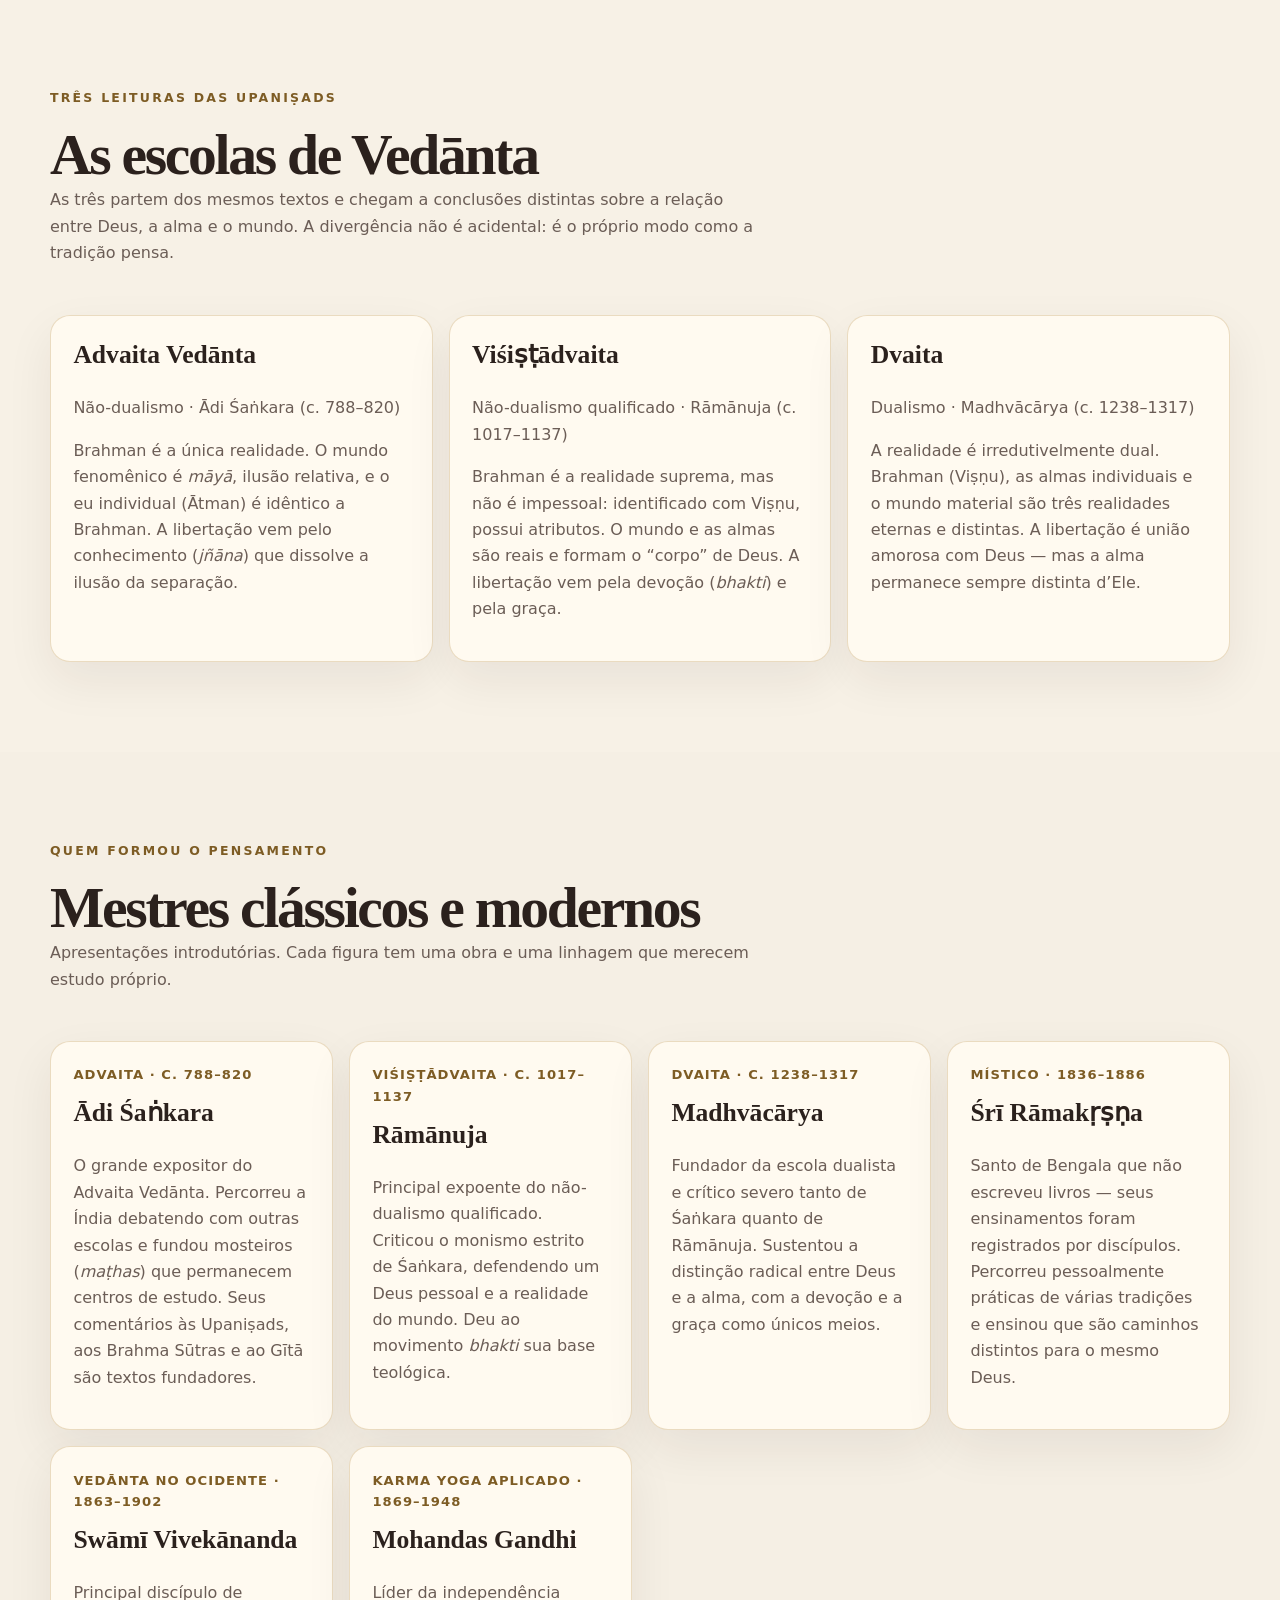
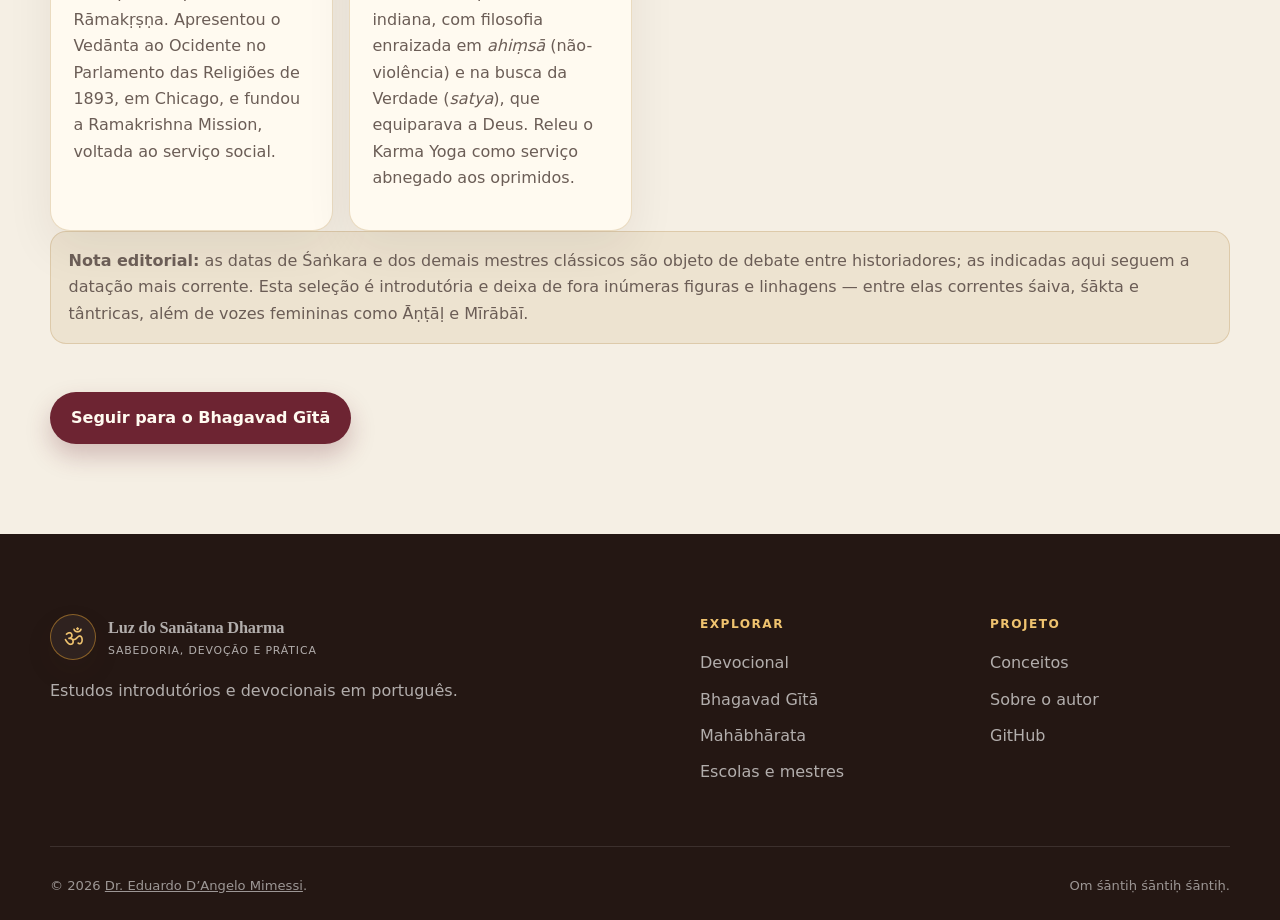
<file: docs/escolas.html>
<!doctype html>
<html lang="pt-BR" data-theme="light">
<head>
  <meta charset="utf-8">
  <meta name="viewport" content="width=device-width, initial-scale=1">
  <meta name="theme-color" content="#5b1f2a">
  <meta name="description" content="As seis darśanas, as três escolas de Vedānta e os mestres clássicos e modernos que formaram o pensamento hindu, apresentados em português.">
  <meta name="author" content="Dr. Eduardo D’Angelo Mimessi">
  <meta property="og:title" content="Escolas e mestres | Luz do Sanātana Dharma">
  <meta property="og:description" content="Śruti e Smṛti, as seis darśanas, as escolas de Vedānta e os mestres que moldaram a tradição.">
  <meta property="og:type" content="article">
  <meta property="og:locale" content="pt_BR">
  <title>Escolas e mestres | Luz do Sanātana Dharma</title>
  <link rel="manifest" href="manifest.webmanifest">
  <link rel="icon" href="icon.svg" type="image/svg+xml">
  <link rel="stylesheet" href="styles.css">
  <link rel="stylesheet" href="content.css">
  <script defer src="content.js"></script>
</head>
<body>
  <a class="skip-link" href="#conteudo">Ir para o conteúdo</a>

  <header class="site-header" id="inicio">
    <div class="header-inner container">
      <a class="brand" href="index.html" aria-label="Página inicial do Luz do Sanātana Dharma">
        <span class="brand-mark" aria-hidden="true">ॐ</span>
        <span><strong>Luz do Sanātana Dharma</strong><small>sabedoria para a vida cotidiana</small></span>
      </a>

      <button class="menu-button" type="button" aria-controls="main-nav" aria-expanded="false">
        <span></span><span></span><span></span><span class="sr-only">Abrir menu</span>
      </button>

      <nav class="main-nav" id="main-nav" aria-label="Navegação principal">
        <a href="index.html">Início</a>
        <a href="#corpus">Śruti e Smṛti</a>
        <a href="#darsanas">Seis darśanas</a>
        <a href="#vedanta">Vedānta</a>
        <a href="#mestres">Mestres</a>
      </nav>

      <button class="theme-button" type="button" aria-label="Alternar tema claro e escuro" title="Alternar tema">
        <span class="theme-icon" aria-hidden="true">☾</span>
      </button>
    </div>
  </header>

  <main class="reader-main" id="conteudo">
    <section class="reader-hero">
      <div class="container">
        <nav class="breadcrumbs" aria-label="Caminho da página">
          <a href="index.html">Início</a><span aria-hidden="true">/</span><span>Escolas e mestres</span>
        </nav>
        <p class="eyebrow">दर्शन · Darśana</p>
        <h1>Muitas visões dentro de uma mesma tradição</h1>
        <p>O Sanātana Dharma nunca foi um sistema único. <em>Darśana</em> significa “visão” ou “ponto de vista”: seis escolas clássicas aceitam a autoridade dos Vedas e, ainda assim, discordam profundamente sobre o que é real, como se conhece e o que liberta.</p>
        <div class="reader-actions">
          <a class="button button-primary" href="#darsanas">Conhecer as seis darśanas</a>
          <a class="button button-secondary" href="#mestres">Encontrar os mestres</a>
        </div>
      </div>
    </section>

    <section class="reader-section" id="corpus">
      <div class="container reader-intro-grid">
        <div class="reader-prose">
          <p class="eyebrow">Como o corpus se organiza</p>
          <h2>Śruti: o que foi ouvido. Smṛti: o que foi lembrado</h2>
          <p>A literatura sagrada hindu divide-se em duas grandes categorias. A <strong>Śruti</strong> — “aquilo que é ouvido” — é tida como revelação direta, eterna e sem autoria humana. A <strong>Smṛti</strong> — “aquilo que é lembrado” — foi composta por sábios e mestres para explicar e desdobrar as verdades da Śruti.</p>
          <p>O coração da Śruti são os quatro Vedas. Cada um deles se desdobra em quatro camadas que registram um deslocamento notável do pensamento: das <em>Saṃhitās</em> (hinos e mantras) às <em>Brāhmaṇas</em> (o sentido dos ritos), destas às <em>Āraṇyakas</em> (os “textos da floresta”, para quem vivia retirado) e, por fim, às <em>Upaniṣads</em>. É nas Upaniṣads que a investigação passa do ritual para a natureza da realidade última — <em>Brahman</em> — e sua relação com o eu individual, <em>Ātman</em>. Por isso as Upaniṣads são chamadas de <em>Vedānta</em>, “o fim dos Vedas”.</p>
          <p>A Smṛti tem autoridade secundária, mas é ela que, na prática, mais formou a vida religiosa da maioria dos hindus: os épicos <em>Mahābhārata</em> e <em>Rāmāyaṇa</em>, o <em>Bhagavad Gītā</em> contido no primeiro, os <em>Purāṇas</em> que alimentaram a devoção (<em>bhakti</em>) e os <em>Dharmaśāstras</em>, códigos de conduta.</p>

          <div class="quote-panel">
            <blockquote>As Upaniṣads marcam a passagem do ritualismo para a pergunta filosófica: o que é, afinal, real — e quem é aquele que pergunta?</blockquote>
            <p>Síntese explicativa, não tradução de texto</p>
          </div>

          <p class="notice"><strong>Nota editorial:</strong> entre os Dharmaśāstras, o <em>Manusmṛti</em> é o mais citado. É um documento historicamente situado, que codifica hierarquias sociais de sua época — e foi objeto de crítica e recusa dentro do próprio hinduísmo, notadamente no pensamento reformista dos séculos XIX e XX. Registrá-lo como parte do corpus não implica endossar sua ordem social.</p>
        </div>

        <aside class="fact-panel" aria-label="Os quatro Vedas">
          <p class="eyebrow">Śruti</p>
          <h2>Os quatro Vedas</h2>
          <dl class="fact-list">
            <div><dt>Ṛg Veda</dt><dd>A coleção mais antiga: 1.028 hinos (<em>sūktas</em>) dedicados a divindades como Agni, Indra e Soma.</dd></div>
            <div><dt>Sāma Veda</dt><dd>Melodias e cânticos, em boa parte derivados do Ṛg Veda, arranjados para o canto ritual.</dd></div>
            <div><dt>Yajur Veda</dt><dd>Fórmulas em prosa (<em>yajus</em>) e orações recitadas durante os sacrifícios (<em>yajñas</em>).</dd></div>
            <div><dt>Atharva Veda</dt><dd>Encantamentos, hinos de cura e ritos domésticos — o registro das preocupações cotidianas.</dd></div>
          </dl>
          <p class="notice">Cada Veda se desdobra em Saṃhitā, Brāhmaṇa, Āraṇyaka e Upaniṣad.</p>
        </aside>
      </div>
    </section>

    <section class="reader-section alt" id="darsanas">
      <div class="container">
        <div class="reader-heading">
          <div>
            <p class="eyebrow">Os seis pontos de vista</p>
            <h2>As darśanas ortodoxas</h2>
            <p>Chamam-se <em>āstika</em> (ortodoxas) por aceitarem a autoridade dos Vedas — o que não as impede de divergir entre si sobre quase tudo o mais. Escolas <em>nāstika</em>, que não aceitam essa autoridade, seguiram outros caminhos.</p>
          </div>
          <label class="reader-filter">
            <span class="sr-only">Pesquisar escolas</span>
            <input id="reader-filter" type="search" placeholder="Pesquisar: lógica, átomos, ritual…" autocomplete="off">
          </label>
        </div>

        <div class="chapter-grid">
          <article class="parva-card" data-reader-card data-search="samkhya sankhya dualismo purusha prakriti consciencia materia">
            <span class="parva-number">01</span><h3>Sāṃkhya</h3><p class="sanskrit-name">A conta das categorias</p><p>Escola dualista: postula duas realidades eternas — <em>Puruṣa</em>, a consciência pura, e <em>Prakṛti</em>, a natureza material. A libertação acontece quando o Puruṣa se reconhece como distinto da Prakṛti.</p>
          </article>
          <article class="parva-card" data-reader-card data-search="yoga patanjali raja oito membros ishvara pratica meditacao">
            <span class="parva-number">02</span><h3>Yoga</h3><p class="sanskrit-name">O caminho prático</p><p>Aceita a metafísica do Sāṃkhya, mas acrescenta <em>Īśvara</em>, o Deus pessoal, e oferece o método: os oito membros do Rāja Yoga sistematizados por Patañjali.</p>
          </article>
          <article class="parva-card" data-reader-card data-search="nyaya logica epistemologia conhecimento percepcao inferencia testemunho">
            <span class="parva-number">03</span><h3>Nyāya</h3><p class="sanskrit-name">A escola da lógica</p><p>Dedica-se à lógica e à teoria do conhecimento: quais são os meios válidos de conhecer. Reconhece percepção, inferência, comparação e testemunho.</p>
          </article>
          <article class="parva-card" data-reader-card data-search="vaisheshika vaisesika atomismo substancias categorias materia">
            <span class="parva-number">04</span><h3>Vaiśeṣika</h3><p class="sanskrit-name">A análise da substância</p><p>Escola atomista. Analisa a realidade em categorias de substâncias e sustenta que os objetos físicos se reduzem a um número finito de átomos.</p>
          </article>
          <article class="parva-card" data-reader-card data-search="purva mimamsa exegese vedas ritual sacrificio yajna dharma">
            <span class="parva-number">05</span><h3>Pūrva Mīmāṃsā</h3><p class="sanskrit-name">A investigação do rito</p><p>Concentra-se na exegese dos Vedas e na correta execução dos sacrifícios (<em>yajñas</em>), entendidos como o caminho principal para o dharma.</p>
          </article>
          <article class="parva-card" data-reader-card data-search="vedanta uttara mimamsa upanishads brahman advaita influente">
            <span class="parva-number">06</span><h3>Vedānta</h3><p class="sanskrit-name">Uttara Mīmāṃsā</p><p>Volta-se para a filosofia das Upaniṣads. É a escola mais influente do hinduísmo hoje e se desdobra em três correntes principais, apresentadas a seguir.</p>
          </article>
        </div>
        <p class="empty-state" id="reader-empty" hidden>Nenhuma escola encontrada. Tente outra palavra.</p>
      </div>
    </section>

    <section class="reader-section" id="vedanta">
      <div class="container">
        <div class="reader-heading">
          <div>
            <p class="eyebrow">Três leituras das Upaniṣads</p>
            <h2>As escolas de Vedānta</h2>
            <p>As três partem dos mesmos textos e chegam a conclusões distintas sobre a relação entre Deus, a alma e o mundo. A divergência não é acidental: é o próprio modo como a tradição pensa.</p>
          </div>
        </div>
        <div class="principles-grid">
          <article class="principle-card">
            <h3>Advaita Vedānta</h3>
            <p class="sanskrit-name">Não-dualismo · Ādi Śaṅkara (c. 788–820)</p>
            <p>Brahman é a única realidade. O mundo fenomênico é <em>māyā</em>, ilusão relativa, e o eu individual (Ātman) é idêntico a Brahman. A libertação vem pelo conhecimento (<em>jñāna</em>) que dissolve a ilusão da separação.</p>
          </article>
          <article class="principle-card">
            <h3>Viśiṣṭādvaita</h3>
            <p class="sanskrit-name">Não-dualismo qualificado · Rāmānuja (c. 1017–1137)</p>
            <p>Brahman é a realidade suprema, mas não é impessoal: identificado com Viṣṇu, possui atributos. O mundo e as almas são reais e formam o “corpo” de Deus. A libertação vem pela devoção (<em>bhakti</em>) e pela graça.</p>
          </article>
          <article class="principle-card">
            <h3>Dvaita</h3>
            <p class="sanskrit-name">Dualismo · Madhvācārya (c. 1238–1317)</p>
            <p>A realidade é irredutivelmente dual. Brahman (Viṣṇu), as almas individuais e o mundo material são três realidades eternas e distintas. A libertação é união amorosa com Deus — mas a alma permanece sempre distinta d’Ele.</p>
          </article>
        </div>
      </div>
    </section>

    <section class="reader-section alt" id="mestres">
      <div class="container">
        <div class="reader-heading">
          <div>
            <p class="eyebrow">Quem formou o pensamento</p>
            <h2>Mestres clássicos e modernos</h2>
            <p>Apresentações introdutórias. Cada figura tem uma obra e uma linhagem que merecem estudo próprio.</p>
          </div>
        </div>

        <div class="characters-grid">
          <article class="character-card"><p class="role">Advaita · c. 788–820</p><h3>Ādi Śaṅkara</h3><p>O grande expositor do Advaita Vedānta. Percorreu a Índia debatendo com outras escolas e fundou mosteiros (<em>maṭhas</em>) que permanecem centros de estudo. Seus comentários às Upaniṣads, aos Brahma Sūtras e ao Gītā são textos fundadores.</p></article>
          <article class="character-card"><p class="role">Viśiṣṭādvaita · c. 1017–1137</p><h3>Rāmānuja</h3><p>Principal expoente do não-dualismo qualificado. Criticou o monismo estrito de Śaṅkara, defendendo um Deus pessoal e a realidade do mundo. Deu ao movimento <em>bhakti</em> sua base teológica.</p></article>
          <article class="character-card"><p class="role">Dvaita · c. 1238–1317</p><h3>Madhvācārya</h3><p>Fundador da escola dualista e crítico severo tanto de Śaṅkara quanto de Rāmānuja. Sustentou a distinção radical entre Deus e a alma, com a devoção e a graça como únicos meios.</p></article>
          <article class="character-card"><p class="role">Místico · 1836–1886</p><h3>Śrī Rāmakṛṣṇa</h3><p>Santo de Bengala que não escreveu livros — seus ensinamentos foram registrados por discípulos. Percorreu pessoalmente práticas de várias tradições e ensinou que são caminhos distintos para o mesmo Deus.</p></article>
          <article class="character-card"><p class="role">Vedānta no Ocidente · 1863–1902</p><h3>Swāmī Vivekānanda</h3><p>Principal discípulo de Rāmakṛṣṇa. Apresentou o Vedānta ao Ocidente no Parlamento das Religiões de 1893, em Chicago, e fundou a Ramakrishna Mission, voltada ao serviço social.</p></article>
          <article class="character-card"><p class="role">Karma Yoga aplicado · 1869–1948</p><h3>Mohandas Gandhi</h3><p>Líder da independência indiana, com filosofia enraizada em <em>ahiṃsā</em> (não-violência) e na busca da Verdade (<em>satya</em>), que equiparava a Deus. Releu o Karma Yoga como serviço abnegado aos oprimidos.</p></article>
        </div>

        <p class="notice"><strong>Nota editorial:</strong> as datas de Śaṅkara e dos demais mestres clássicos são objeto de debate entre historiadores; as indicadas aqui seguem a datação mais corrente. Esta seleção é introdutória e deixa de fora inúmeras figuras e linhagens — entre elas correntes śaiva, śākta e tântricas, além de vozes femininas como Āṇṭāḷ e Mīrābāī.</p>

        <a class="button button-primary back-top" href="gita.html">Seguir para o Bhagavad Gītā</a>
      </div>
    </section>
  </main>

  <footer class="site-footer">
    <div class="container footer-grid">
      <div>
        <a class="brand footer-brand" href="index.html">
          <span class="brand-mark" aria-hidden="true">ॐ</span>
          <span><strong>Luz do Sanātana Dharma</strong><small>sabedoria, devoção e prática</small></span>
        </a>
        <p>Estudos introdutórios e devocionais em português.</p>
      </div>
      <nav aria-label="Links do rodapé">
        <strong>Explorar</strong>
        <a href="index.html#devocional">Devocional</a>
        <a href="gita.html">Bhagavad Gītā</a>
        <a href="mahabharata.html">Mahābhārata</a>
        <a href="escolas.html">Escolas e mestres</a>
      </nav>
      <nav aria-label="Informações do projeto">
        <strong>Projeto</strong>
        <a href="index.html#conceitos">Conceitos</a>
        <a href="autor.html">Sobre o autor</a>
        <a href="https://github.com/edumimessi/luzdosanatanadharma" rel="noopener noreferrer">GitHub</a>
      </nav>
    </div>
    <div class="container footer-bottom">
      <p>© <span id="current-year"></span> <a href="autor.html">Dr. Eduardo D’Angelo Mimessi</a>.</p>
      <p>Om śāntiḥ śāntiḥ śāntiḥ.</p>
    </div>
  </footer>
</body>
</html>
</file>
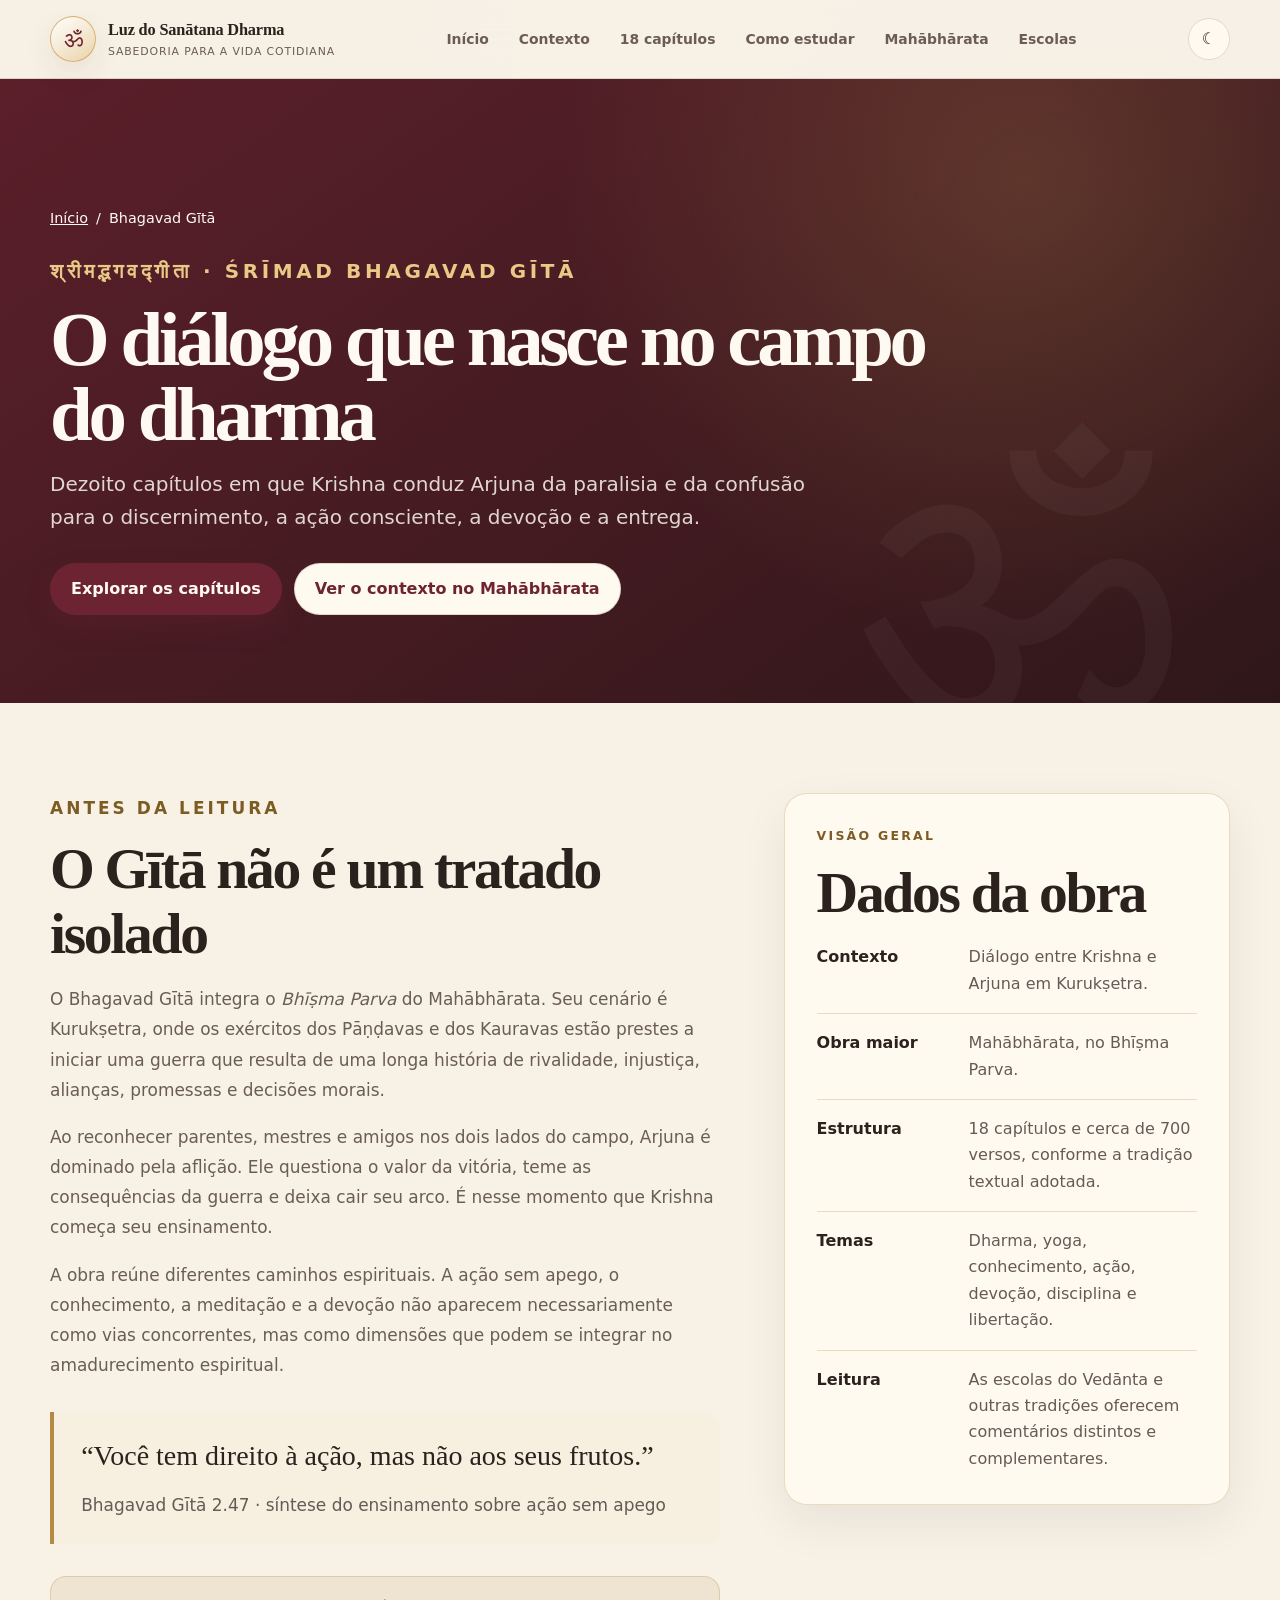
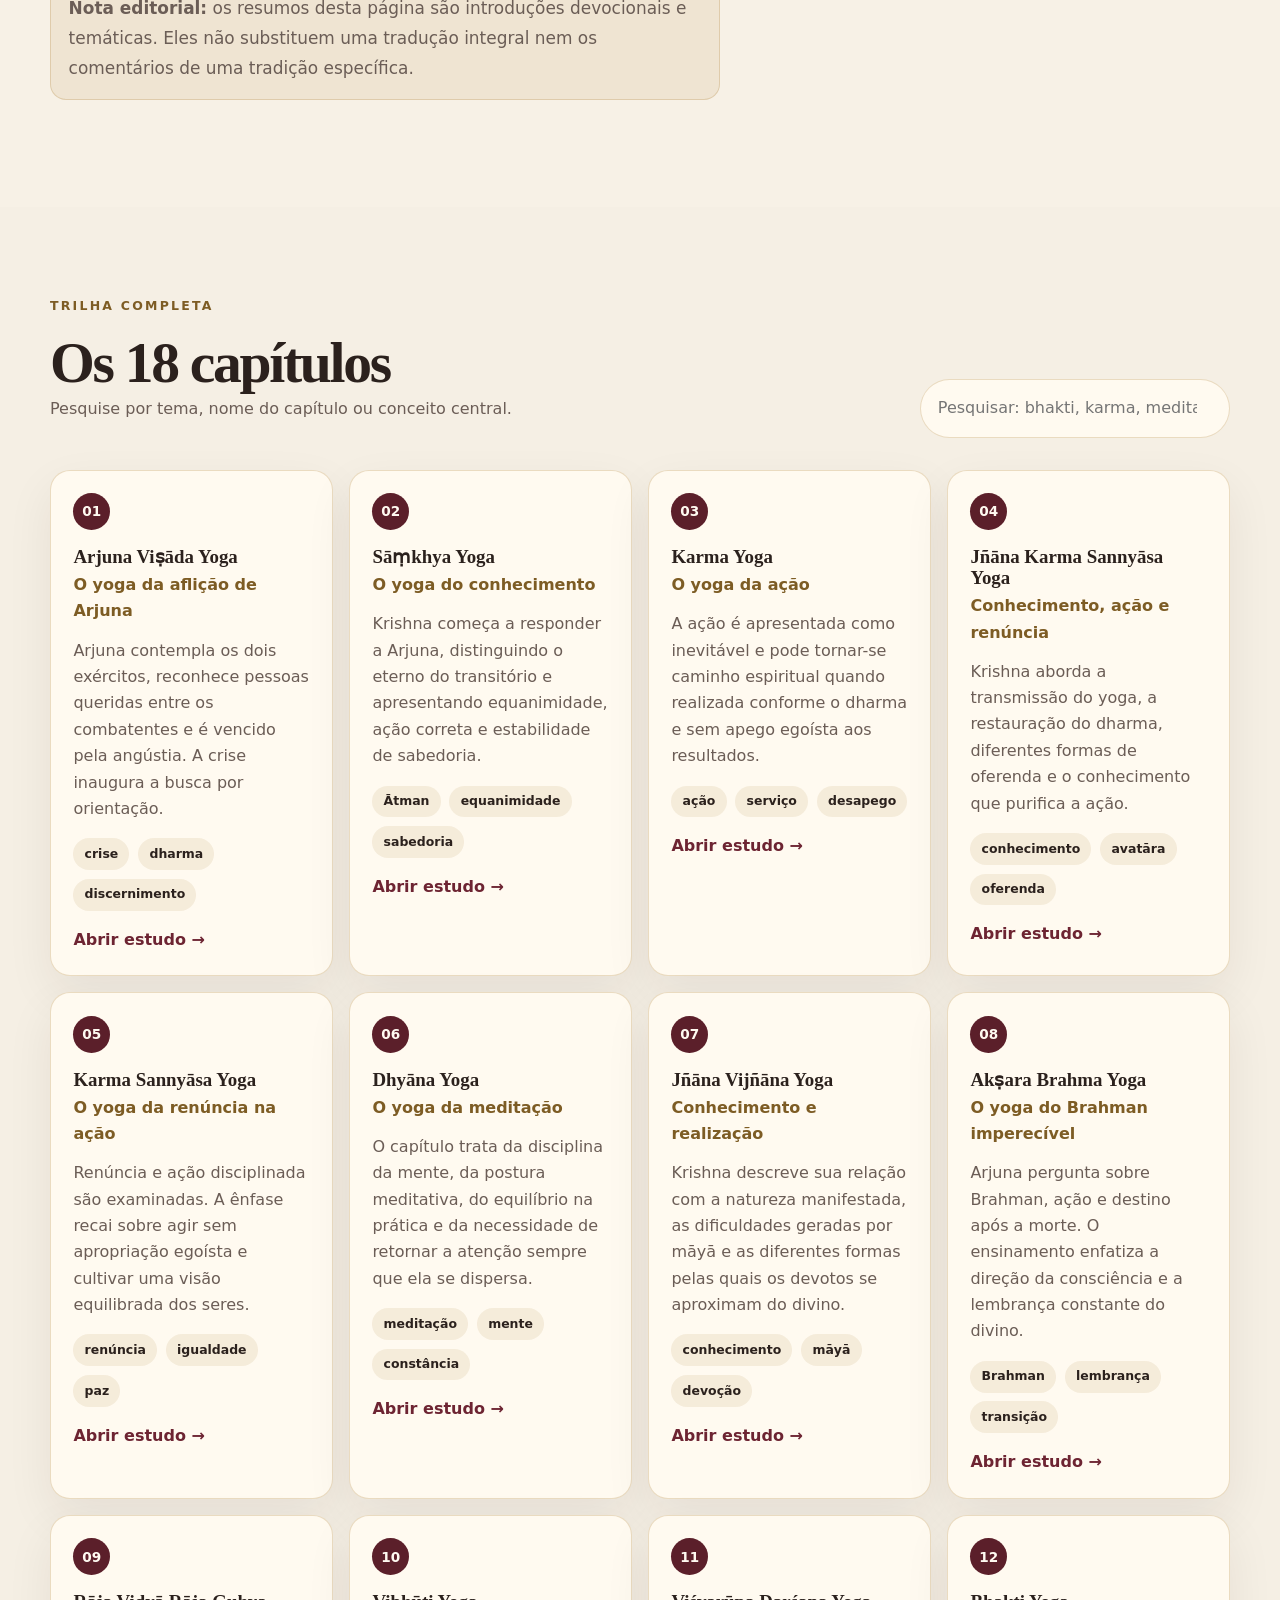
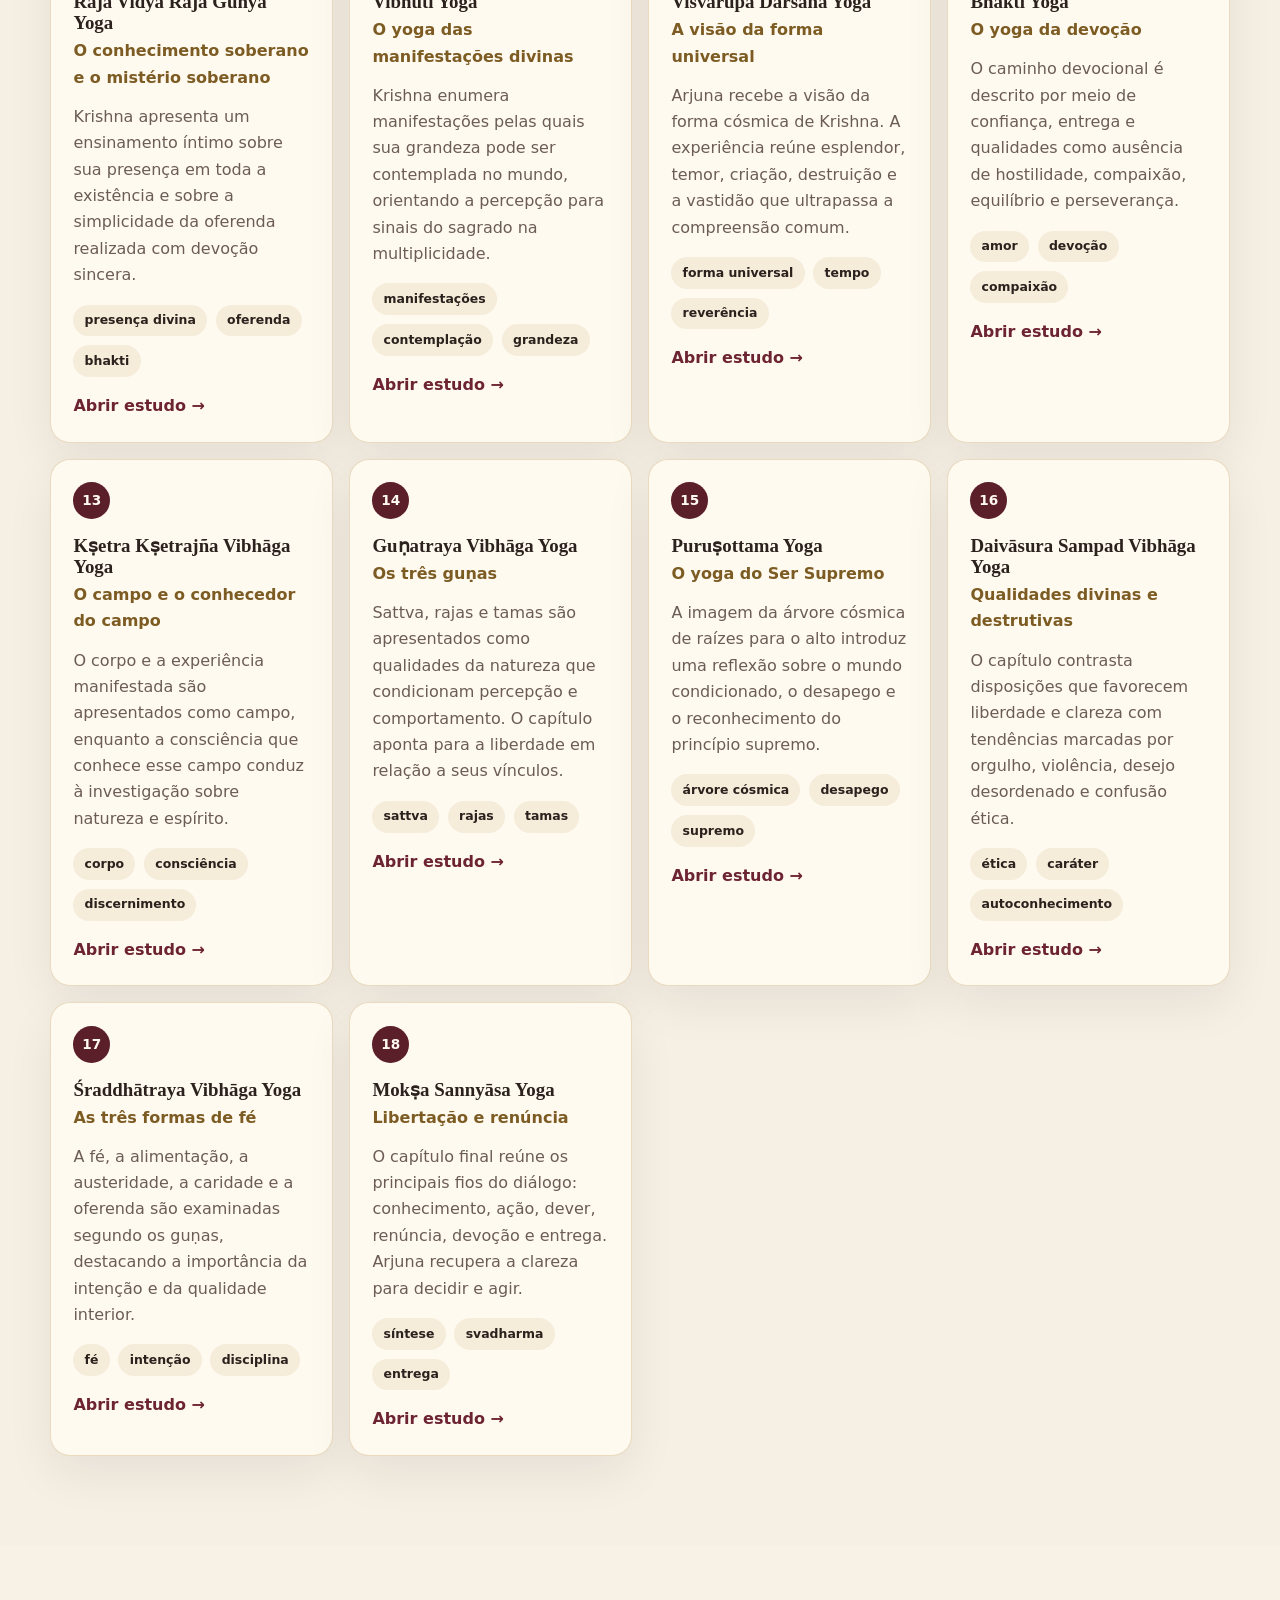
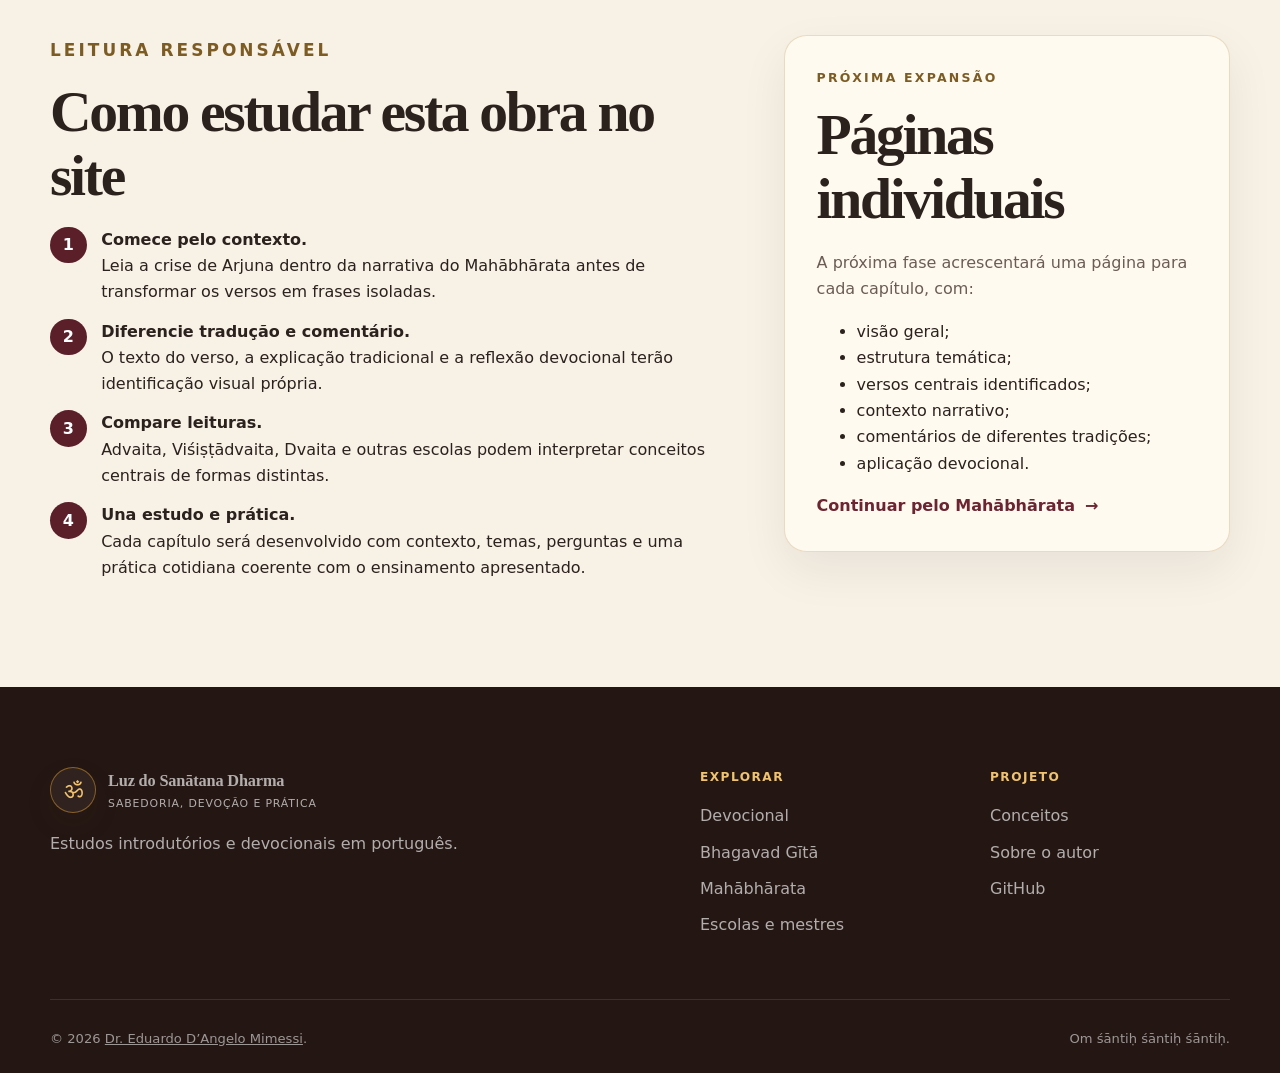
<file: docs/gita.html>
<!doctype html>
<html lang="pt-BR" data-theme="light">
<head>
  <meta charset="utf-8">
  <meta name="viewport" content="width=device-width, initial-scale=1">
  <meta name="theme-color" content="#5b1f2a">
  <meta name="description" content="Trilha introdutória dos 18 capítulos do Bhagavad Gītā, situada no contexto do Mahābhārata.">
  <meta name="author" content="Dr. Eduardo D’Angelo Mimessi">
  <meta property="og:title" content="Bhagavad Gītā | Luz do Sanātana Dharma">
  <meta property="og:description" content="Conheça os 18 capítulos do diálogo entre Krishna e Arjuna.">
  <meta property="og:type" content="article">
  <meta property="og:locale" content="pt_BR">
  <title>Bhagavad Gītā | Luz do Sanātana Dharma</title>
  <link rel="manifest" href="manifest.webmanifest">
  <link rel="icon" href="icon.svg" type="image/svg+xml">
  <link rel="stylesheet" href="styles.css">
  <link rel="stylesheet" href="content.css">
  <script defer src="content.js"></script>
</head>
<body>
  <a class="skip-link" href="#conteudo">Ir para o conteúdo</a>

  <header class="site-header" id="inicio">
    <div class="header-inner container">
      <a class="brand" href="index.html" aria-label="Página inicial do Luz do Sanātana Dharma">
        <span class="brand-mark" aria-hidden="true">ॐ</span>
        <span><strong>Luz do Sanātana Dharma</strong><small>sabedoria para a vida cotidiana</small></span>
      </a>

      <button class="menu-button" type="button" aria-controls="main-nav" aria-expanded="false">
        <span></span><span></span><span></span><span class="sr-only">Abrir menu</span>
      </button>

      <nav class="main-nav" id="main-nav" aria-label="Navegação principal">
        <a href="index.html">Início</a>
        <a href="#contexto">Contexto</a>
        <a href="#capitulos">18 capítulos</a>
        <a href="#estudo">Como estudar</a>
        <a href="mahabharata.html">Mahābhārata</a>
        <a href="escolas.html">Escolas</a>
      </nav>

      <button class="theme-button" type="button" aria-label="Alternar tema claro e escuro" title="Alternar tema">
        <span class="theme-icon" aria-hidden="true">☾</span>
      </button>
    </div>
  </header>

  <main class="reader-main" id="conteudo">
    <section class="reader-hero">
      <div class="container">
        <nav class="breadcrumbs" aria-label="Caminho da página">
          <a href="index.html">Início</a><span aria-hidden="true">/</span><span>Bhagavad Gītā</span>
        </nav>
        <p class="eyebrow">श्रीमद्भगवद्गीता · Śrīmad Bhagavad Gītā</p>
        <h1>O diálogo que nasce no campo do dharma</h1>
        <p>Dezoito capítulos em que Krishna conduz Arjuna da paralisia e da confusão para o discernimento, a ação consciente, a devoção e a entrega.</p>
        <div class="reader-actions">
          <a class="button button-primary" href="#capitulos">Explorar os capítulos</a>
          <a class="button button-secondary" href="mahabharata.html">Ver o contexto no Mahābhārata</a>
        </div>
      </div>
    </section>

    <section class="reader-section" id="contexto">
      <div class="container reader-intro-grid">
        <div class="reader-prose">
          <p class="eyebrow">Antes da leitura</p>
          <h2>O Gītā não é um tratado isolado</h2>
          <p>O Bhagavad Gītā integra o <em>Bhīṣma Parva</em> do Mahābhārata. Seu cenário é Kurukṣetra, onde os exércitos dos Pāṇḍavas e dos Kauravas estão prestes a iniciar uma guerra que resulta de uma longa história de rivalidade, injustiça, alianças, promessas e decisões morais.</p>
          <p>Ao reconhecer parentes, mestres e amigos nos dois lados do campo, Arjuna é dominado pela aflição. Ele questiona o valor da vitória, teme as consequências da guerra e deixa cair seu arco. É nesse momento que Krishna começa seu ensinamento.</p>
          <p>A obra reúne diferentes caminhos espirituais. A ação sem apego, o conhecimento, a meditação e a devoção não aparecem necessariamente como vias concorrentes, mas como dimensões que podem se integrar no amadurecimento espiritual.</p>

          <div class="quote-panel">
            <blockquote>“Você tem direito à ação, mas não aos seus frutos.”</blockquote>
            <p>Bhagavad Gītā 2.47 · síntese do ensinamento sobre ação sem apego</p>
          </div>

          <p class="notice"><strong>Nota editorial:</strong> os resumos desta página são introduções devocionais e temáticas. Eles não substituem uma tradução integral nem os comentários de uma tradição específica.</p>
        </div>

        <aside class="fact-panel" aria-label="Informações sobre o Bhagavad Gita">
          <p class="eyebrow">Visão geral</p>
          <h2>Dados da obra</h2>
          <dl class="fact-list">
            <div><dt>Contexto</dt><dd>Diálogo entre Krishna e Arjuna em Kurukṣetra.</dd></div>
            <div><dt>Obra maior</dt><dd>Mahābhārata, no Bhīṣma Parva.</dd></div>
            <div><dt>Estrutura</dt><dd>18 capítulos e cerca de 700 versos, conforme a tradição textual adotada.</dd></div>
            <div><dt>Temas</dt><dd>Dharma, yoga, conhecimento, ação, devoção, disciplina e libertação.</dd></div>
            <div><dt>Leitura</dt><dd>As escolas do Vedānta e outras tradições oferecem comentários distintos e complementares.</dd></div>
          </dl>
        </aside>
      </div>
    </section>

    <section class="reader-section alt" id="capitulos">
      <div class="container">
        <div class="reader-heading">
          <div>
            <p class="eyebrow">Trilha completa</p>
            <h2>Os 18 capítulos</h2>
            <p>Pesquise por tema, nome do capítulo ou conceito central.</p>
          </div>
          <label class="reader-filter">
            <span class="sr-only">Pesquisar capítulos</span>
            <input id="reader-filter" type="search" placeholder="Pesquisar: bhakti, karma, meditação…" autocomplete="off">
          </label>
        </div>

        <div class="chapter-grid">
          <article class="chapter-card" data-reader-card data-search="arjuna vishada tristeza crise aflição kurukshetra dever">
            <span class="chapter-number">01</span>
            <h3>Arjuna Viṣāda Yoga</h3>
            <p class="sanskrit-name">O yoga da aflição de Arjuna</p>
            <p>Arjuna contempla os dois exércitos, reconhece pessoas queridas entre os combatentes e é vencido pela angústia. A crise inaugura a busca por orientação.</p>
            <div class="theme-chips"><span>crise</span><span>dharma</span><span>discernimento</span></div>
          </article>

          <article class="chapter-card" data-reader-card data-search="sankhya sāṃkhya conhecimento atman alma ação equanimidade">
            <span class="chapter-number">02</span>
            <h3>Sāṃkhya Yoga</h3>
            <p class="sanskrit-name">O yoga do conhecimento</p>
            <p>Krishna começa a responder a Arjuna, distinguindo o eterno do transitório e apresentando equanimidade, ação correta e estabilidade de sabedoria.</p>
            <div class="theme-chips"><span>Ātman</span><span>equanimidade</span><span>sabedoria</span></div>
          </article>

          <article class="chapter-card" data-reader-card data-search="karma yoga ação dever serviço desapego svadharma">
            <span class="chapter-number">03</span>
            <h3>Karma Yoga</h3>
            <p class="sanskrit-name">O yoga da ação</p>
            <p>A ação é apresentada como inevitável e pode tornar-se caminho espiritual quando realizada conforme o dharma e sem apego egoísta aos resultados.</p>
            <div class="theme-chips"><span>ação</span><span>serviço</span><span>desapego</span></div>
          </article>

          <article class="chapter-card" data-reader-card data-search="jnana jñāna conhecimento ação renúncia avatar dharma yajna">
            <span class="chapter-number">04</span>
            <h3>Jñāna Karma Sannyāsa Yoga</h3>
            <p class="sanskrit-name">Conhecimento, ação e renúncia</p>
            <p>Krishna aborda a transmissão do yoga, a restauração do dharma, diferentes formas de oferenda e o conhecimento que purifica a ação.</p>
            <div class="theme-chips"><span>conhecimento</span><span>avatāra</span><span>oferenda</span></div>
          </article>

          <article class="chapter-card" data-reader-card data-search="karma sannyasa renúncia ação desapego paz">
            <span class="chapter-number">05</span>
            <h3>Karma Sannyāsa Yoga</h3>
            <p class="sanskrit-name">O yoga da renúncia na ação</p>
            <p>Renúncia e ação disciplinada são examinadas. A ênfase recai sobre agir sem apropriação egoísta e cultivar uma visão equilibrada dos seres.</p>
            <div class="theme-chips"><span>renúncia</span><span>igualdade</span><span>paz</span></div>
          </article>

          <article class="chapter-card" data-reader-card data-search="dhyana meditação mente disciplina raja yoga concentração">
            <span class="chapter-number">06</span>
            <h3>Dhyāna Yoga</h3>
            <p class="sanskrit-name">O yoga da meditação</p>
            <p>O capítulo trata da disciplina da mente, da postura meditativa, do equilíbrio na prática e da necessidade de retornar a atenção sempre que ela se dispersa.</p>
            <div class="theme-chips"><span>meditação</span><span>mente</span><span>constância</span></div>
          </article>

          <article class="chapter-card" data-reader-card data-search="jnana vijnana jñāna vijñāna conhecimento realização prakriti maya devoção">
            <span class="chapter-number">07</span>
            <h3>Jñāna Vijñāna Yoga</h3>
            <p class="sanskrit-name">Conhecimento e realização</p>
            <p>Krishna descreve sua relação com a natureza manifestada, as dificuldades geradas por māyā e as diferentes formas pelas quais os devotos se aproximam do divino.</p>
            <div class="theme-chips"><span>conhecimento</span><span>māyā</span><span>devoção</span></div>
          </article>

          <article class="chapter-card" data-reader-card data-search="akshara brahma morte lembrança om caminho eterno">
            <span class="chapter-number">08</span>
            <h3>Akṣara Brahma Yoga</h3>
            <p class="sanskrit-name">O yoga do Brahman imperecível</p>
            <p>Arjuna pergunta sobre Brahman, ação e destino após a morte. O ensinamento enfatiza a direção da consciência e a lembrança constante do divino.</p>
            <div class="theme-chips"><span>Brahman</span><span>lembrança</span><span>transição</span></div>
          </article>

          <article class="chapter-card" data-reader-card data-search="raja vidya raja guhya conhecimento real segredo devoção graça">
            <span class="chapter-number">09</span>
            <h3>Rāja Vidyā Rāja Guhya Yoga</h3>
            <p class="sanskrit-name">O conhecimento soberano e o mistério soberano</p>
            <p>Krishna apresenta um ensinamento íntimo sobre sua presença em toda a existência e sobre a simplicidade da oferenda realizada com devoção sincera.</p>
            <div class="theme-chips"><span>presença divina</span><span>oferenda</span><span>bhakti</span></div>
          </article>

          <article class="chapter-card" data-reader-card data-search="vibhuti manifestações glórias divinas krishna universo contemplação">
            <span class="chapter-number">10</span>
            <h3>Vibhūti Yoga</h3>
            <p class="sanskrit-name">O yoga das manifestações divinas</p>
            <p>Krishna enumera manifestações pelas quais sua grandeza pode ser contemplada no mundo, orientando a percepção para sinais do sagrado na multiplicidade.</p>
            <div class="theme-chips"><span>manifestações</span><span>contemplação</span><span>grandeza</span></div>
          </article>

          <article class="chapter-card" data-reader-card data-search="vishvarupa viśvarūpa forma universal visão arjuna krishna tempo">
            <span class="chapter-number">11</span>
            <h3>Viśvarūpa Darśana Yoga</h3>
            <p class="sanskrit-name">A visão da forma universal</p>
            <p>Arjuna recebe a visão da forma cósmica de Krishna. A experiência reúne esplendor, temor, criação, destruição e a vastidão que ultrapassa a compreensão comum.</p>
            <div class="theme-chips"><span>forma universal</span><span>tempo</span><span>reverência</span></div>
          </article>

          <article class="chapter-card" data-reader-card data-search="bhakti yoga devoção amor devoto compaixão entrega">
            <span class="chapter-number">12</span>
            <h3>Bhakti Yoga</h3>
            <p class="sanskrit-name">O yoga da devoção</p>
            <p>O caminho devocional é descrito por meio de confiança, entrega e qualidades como ausência de hostilidade, compaixão, equilíbrio e perseverança.</p>
            <div class="theme-chips"><span>amor</span><span>devoção</span><span>compaixão</span></div>
          </article>

          <article class="chapter-card" data-reader-card data-search="kshetra kṣetra kshetrajna conhecedor campo corpo natureza consciência">
            <span class="chapter-number">13</span>
            <h3>Kṣetra Kṣetrajña Vibhāga Yoga</h3>
            <p class="sanskrit-name">O campo e o conhecedor do campo</p>
            <p>O corpo e a experiência manifestada são apresentados como campo, enquanto a consciência que conhece esse campo conduz à investigação sobre natureza e espírito.</p>
            <div class="theme-chips"><span>corpo</span><span>consciência</span><span>discernimento</span></div>
          </article>

          <article class="chapter-card" data-reader-card data-search="gunas guṇa sattva rajas tamas natureza qualidades libertação">
            <span class="chapter-number">14</span>
            <h3>Guṇatraya Vibhāga Yoga</h3>
            <p class="sanskrit-name">Os três guṇas</p>
            <p>Sattva, rajas e tamas são apresentados como qualidades da natureza que condicionam percepção e comportamento. O capítulo aponta para a liberdade em relação a seus vínculos.</p>
            <div class="theme-chips"><span>sattva</span><span>rajas</span><span>tamas</span></div>
          </article>

          <article class="chapter-card" data-reader-card data-search="purushottama puruṣottama árvore ashvattha ser supremo desapego">
            <span class="chapter-number">15</span>
            <h3>Puruṣottama Yoga</h3>
            <p class="sanskrit-name">O yoga do Ser Supremo</p>
            <p>A imagem da árvore cósmica de raízes para o alto introduz uma reflexão sobre o mundo condicionado, o desapego e o reconhecimento do princípio supremo.</p>
            <div class="theme-chips"><span>árvore cósmica</span><span>desapego</span><span>supremo</span></div>
          </article>

          <article class="chapter-card" data-reader-card data-search="daiva asura qualidades divinas demoníacas ética medo pureza orgulho">
            <span class="chapter-number">16</span>
            <h3>Daivāsura Sampad Vibhāga Yoga</h3>
            <p class="sanskrit-name">Qualidades divinas e destrutivas</p>
            <p>O capítulo contrasta disposições que favorecem liberdade e clareza com tendências marcadas por orgulho, violência, desejo desordenado e confusão ética.</p>
            <div class="theme-chips"><span>ética</span><span>caráter</span><span>autoconhecimento</span></div>
          </article>

          <article class="chapter-card" data-reader-card data-search="shraddha śraddhā fé três tipos alimento austeridade oferenda om tat sat">
            <span class="chapter-number">17</span>
            <h3>Śraddhātraya Vibhāga Yoga</h3>
            <p class="sanskrit-name">As três formas de fé</p>
            <p>A fé, a alimentação, a austeridade, a caridade e a oferenda são examinadas segundo os guṇas, destacando a importância da intenção e da qualidade interior.</p>
            <div class="theme-chips"><span>fé</span><span>intenção</span><span>disciplina</span></div>
          </article>

          <article class="chapter-card" data-reader-card data-search="moksha mokṣa sannyasa libertação renúncia síntese entrega svadharma">
            <span class="chapter-number">18</span>
            <h3>Mokṣa Sannyāsa Yoga</h3>
            <p class="sanskrit-name">Libertação e renúncia</p>
            <p>O capítulo final reúne os principais fios do diálogo: conhecimento, ação, dever, renúncia, devoção e entrega. Arjuna recupera a clareza para decidir e agir.</p>
            <div class="theme-chips"><span>síntese</span><span>svadharma</span><span>entrega</span></div>
          </article>
        </div>
        <p class="empty-state" id="reader-empty" hidden>Nenhum capítulo encontrado. Tente outra palavra.</p>
      </div>
    </section>

    <section class="reader-section" id="estudo">
      <div class="container context-grid">
        <div class="reader-prose">
          <p class="eyebrow">Leitura responsável</p>
          <h2>Como estudar esta obra no site</h2>
          <ol class="study-steps">
            <li><div><strong>Comece pelo contexto.</strong><br>Leia a crise de Arjuna dentro da narrativa do Mahābhārata antes de transformar os versos em frases isoladas.</div></li>
            <li><div><strong>Diferencie tradução e comentário.</strong><br>O texto do verso, a explicação tradicional e a reflexão devocional terão identificação visual própria.</div></li>
            <li><div><strong>Compare leituras.</strong><br>Advaita, Viśiṣṭādvaita, Dvaita e outras escolas podem interpretar conceitos centrais de formas distintas.</div></li>
            <li><div><strong>Una estudo e prática.</strong><br>Cada capítulo será desenvolvido com contexto, temas, perguntas e uma prática cotidiana coerente com o ensinamento apresentado.</div></li>
          </ol>
        </div>

        <aside class="study-note">
          <p class="eyebrow">Próxima expansão</p>
          <h2>Páginas individuais</h2>
          <p>A próxima fase acrescentará uma página para cada capítulo, com:</p>
          <ul>
            <li>visão geral;</li>
            <li>estrutura temática;</li>
            <li>versos centrais identificados;</li>
            <li>contexto narrativo;</li>
            <li>comentários de diferentes tradições;</li>
            <li>aplicação devocional.</li>
          </ul>
          <a class="text-link" href="mahabharata.html">Continuar pelo Mahābhārata <span aria-hidden="true">→</span></a>
        </aside>
      </div>
    </section>
  </main>

  <footer class="site-footer">
    <div class="container footer-grid">
      <div>
        <a class="brand footer-brand" href="index.html">
          <span class="brand-mark" aria-hidden="true">ॐ</span>
          <span><strong>Luz do Sanātana Dharma</strong><small>sabedoria, devoção e prática</small></span>
        </a>
        <p>Estudos introdutórios e devocionais em português.</p>
      </div>
      <nav aria-label="Links do rodapé">
        <strong>Explorar</strong>
        <a href="index.html#devocional">Devocional</a>
        <a href="gita.html">Bhagavad Gītā</a>
        <a href="mahabharata.html">Mahābhārata</a>
        <a href="escolas.html">Escolas e mestres</a>
      </nav>
      <nav aria-label="Informações do projeto">
        <strong>Projeto</strong>
        <a href="index.html#conceitos">Conceitos</a>
        <a href="autor.html">Sobre o autor</a>
        <a href="https://github.com/edumimessi/luzdosanatanadharma" rel="noopener noreferrer">GitHub</a>
      </nav>
    </div>
    <div class="container footer-bottom">
      <p>© <span id="current-year"></span> <a href="autor.html">Dr. Eduardo D’Angelo Mimessi</a>.</p>
      <p>Om śāntiḥ śāntiḥ śāntiḥ.</p>
    </div>
  </footer>
</body>
</html>
</file>
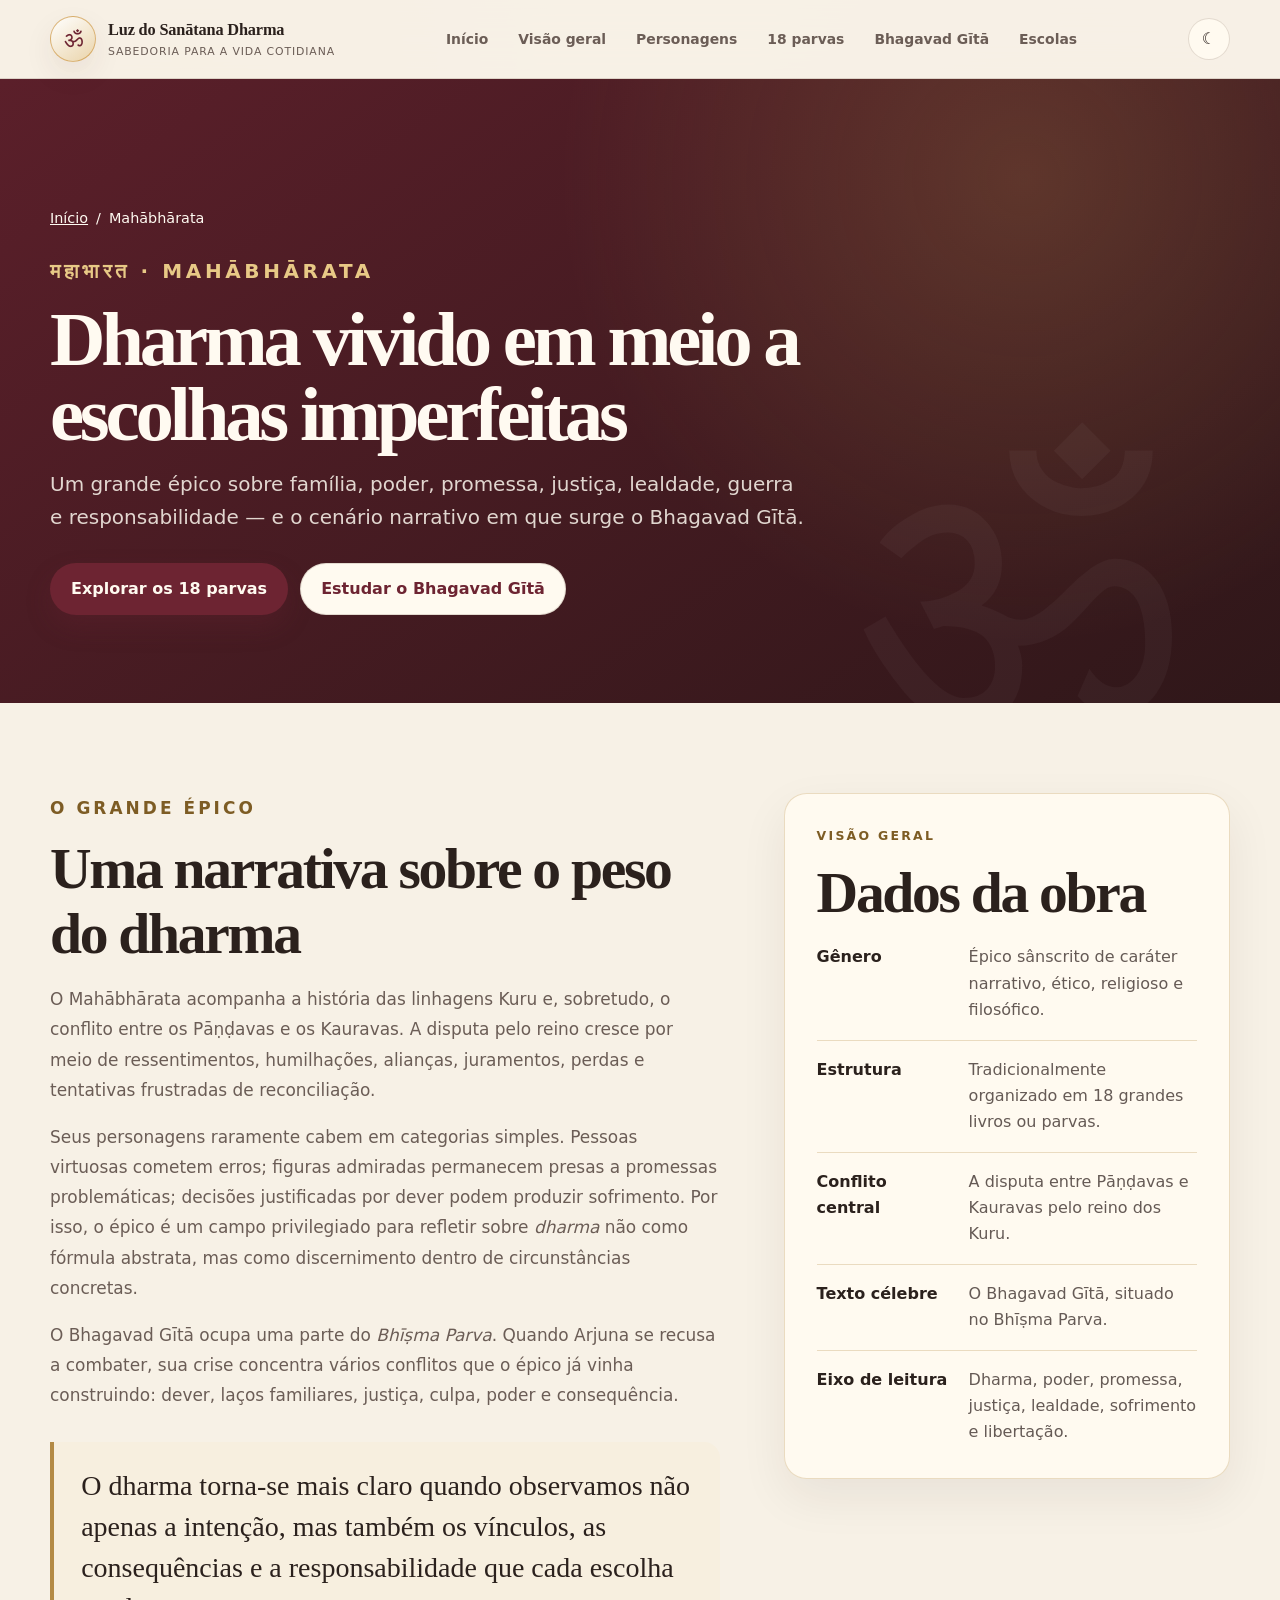
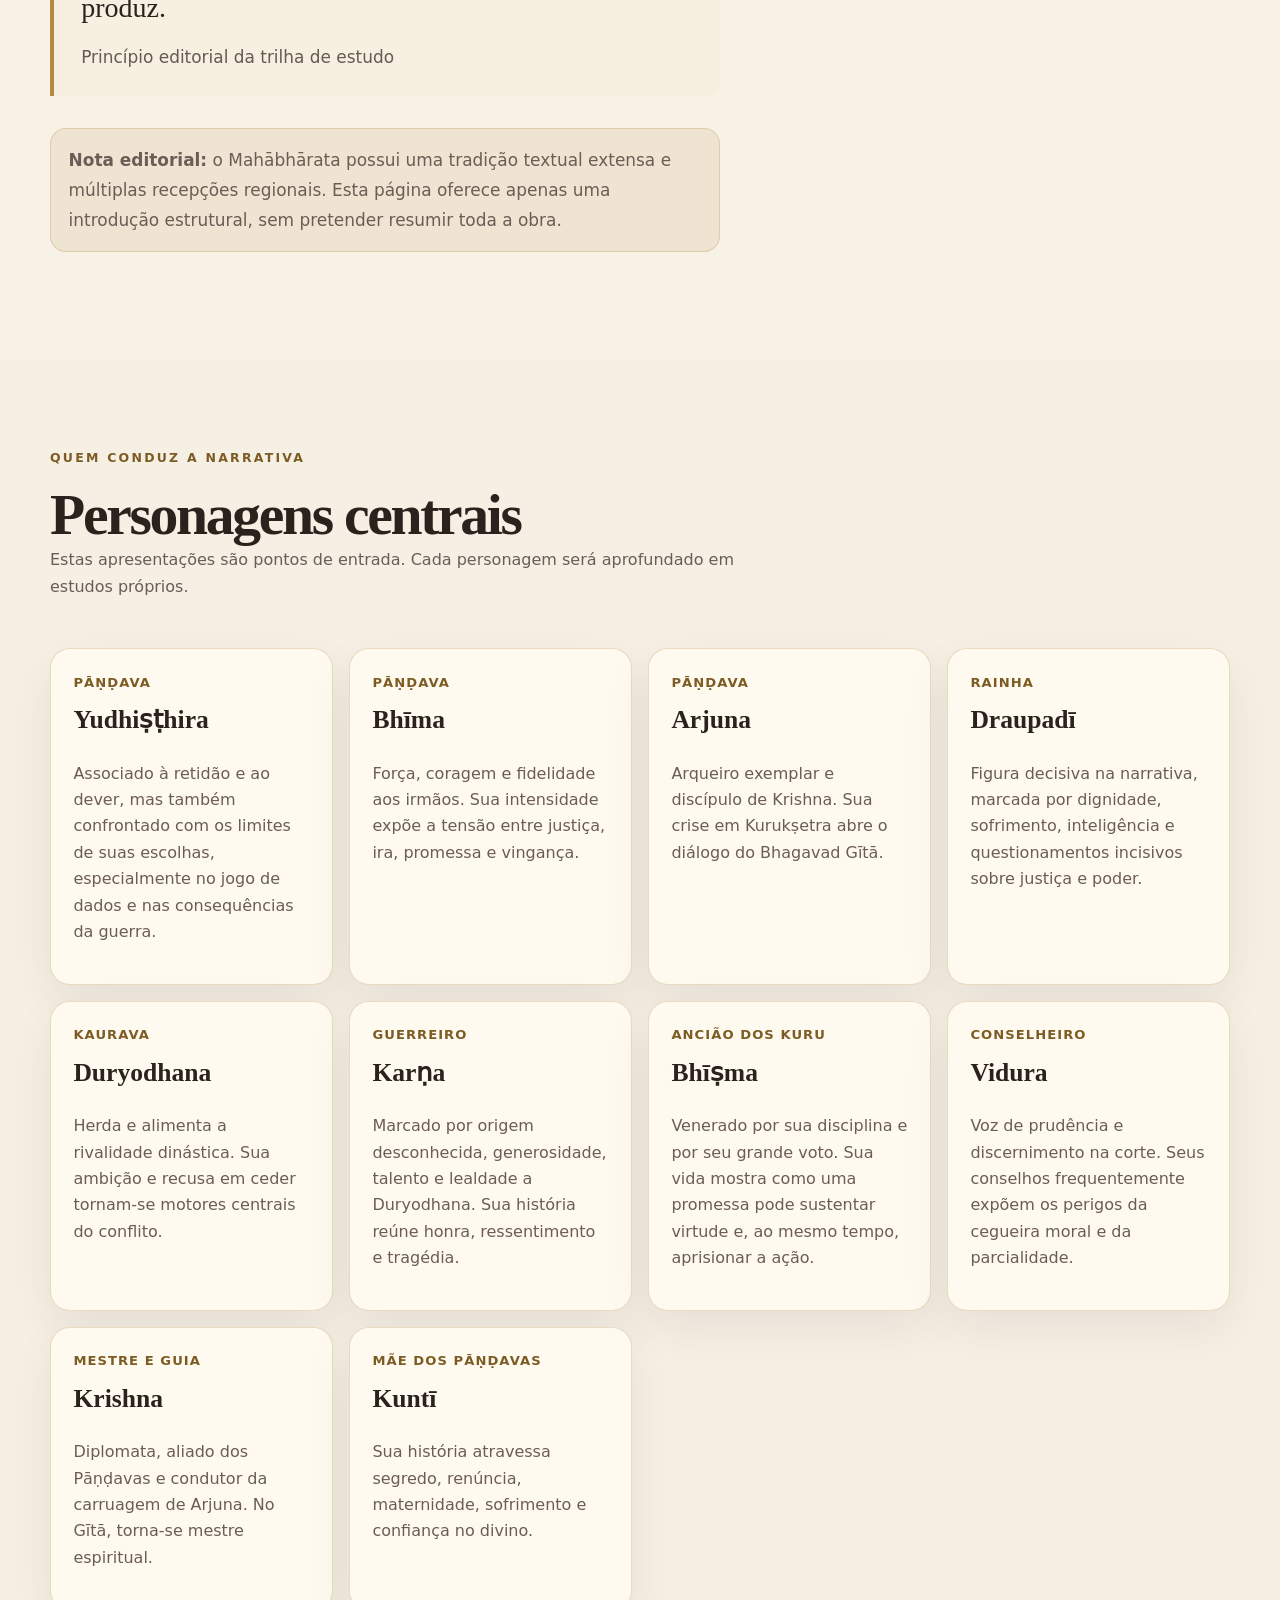
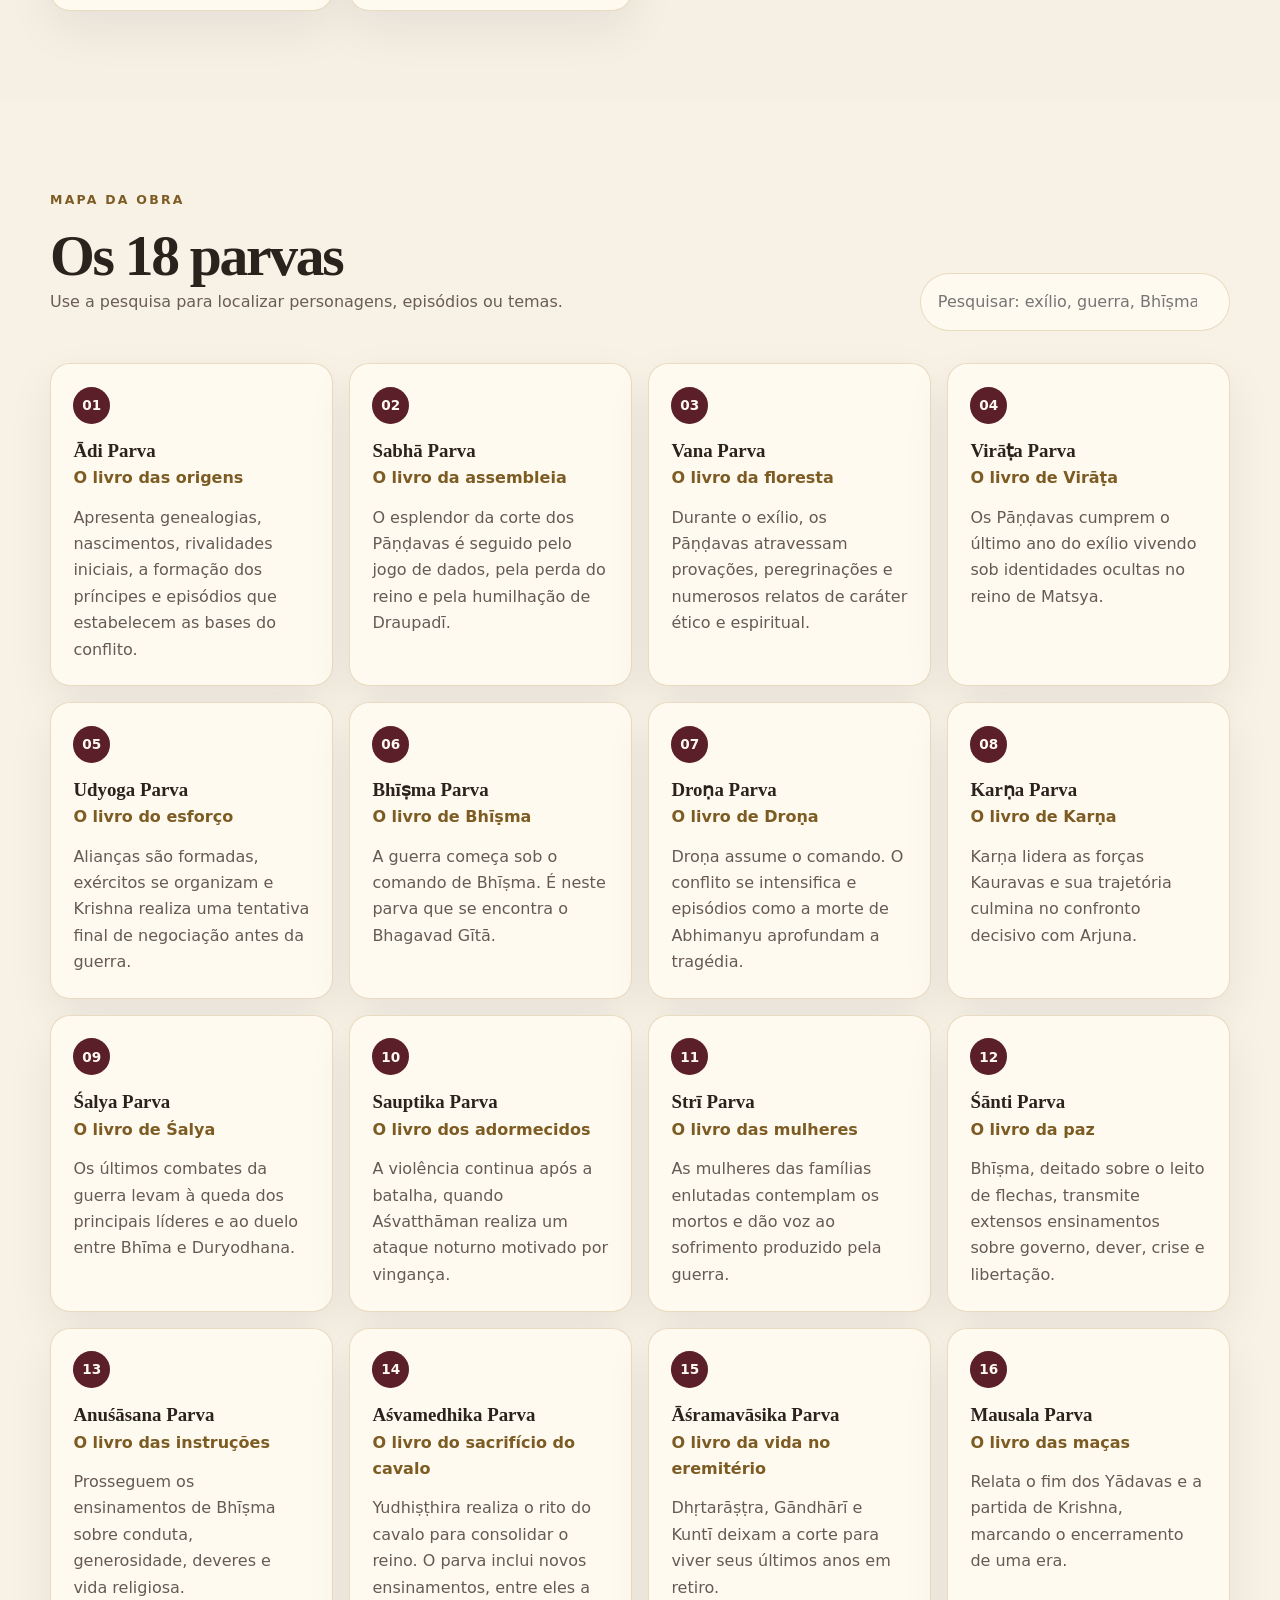
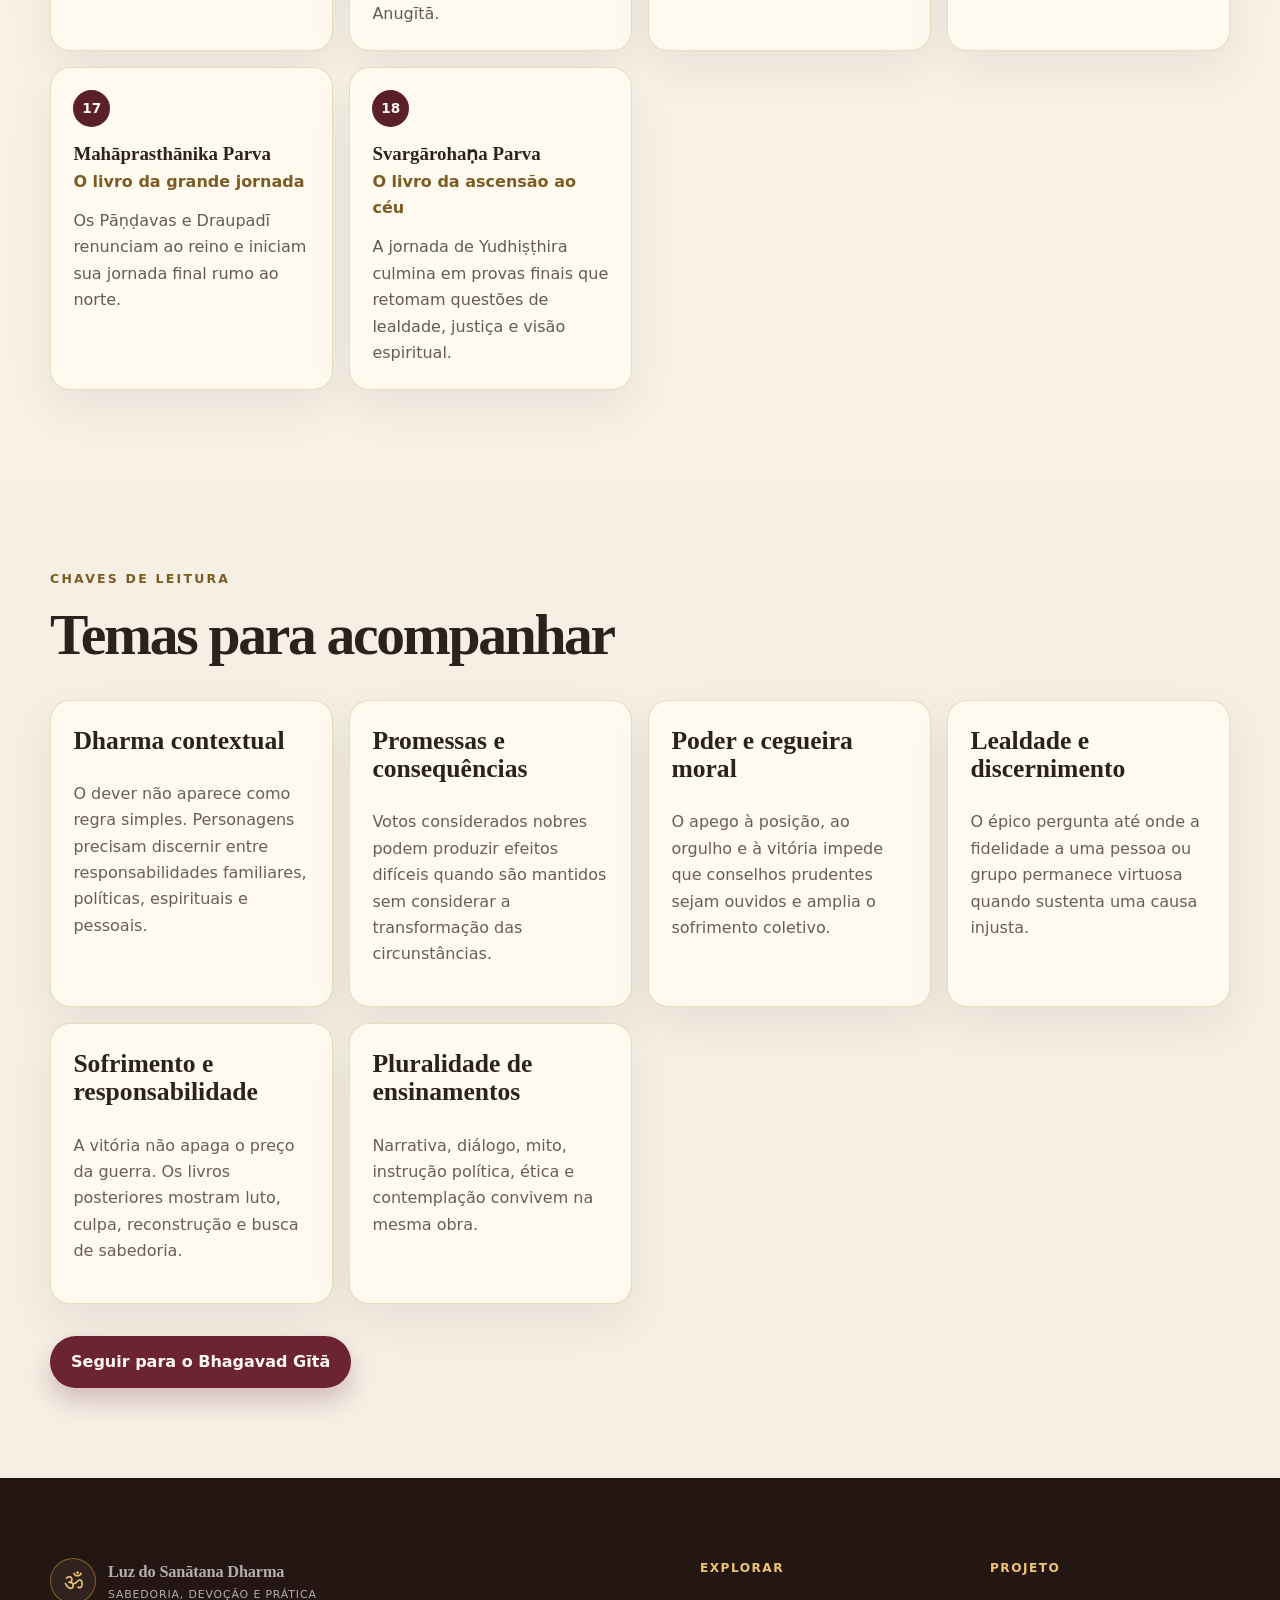
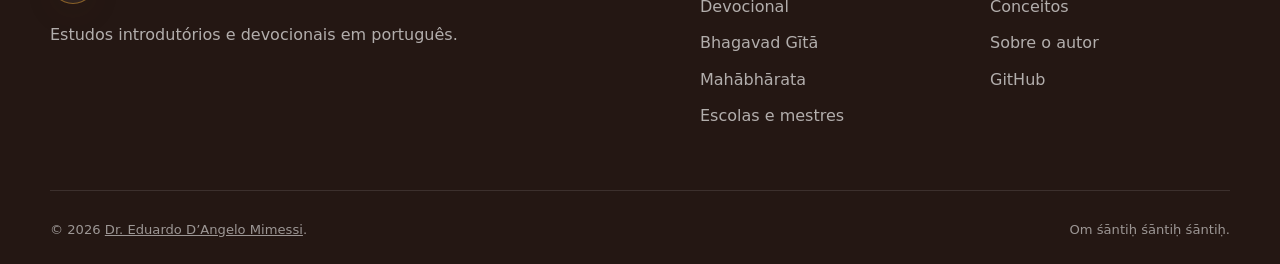
<file: docs/mahabharata.html>
<!doctype html>
<html lang="pt-BR" data-theme="light">
<head>
  <meta charset="utf-8">
  <meta name="viewport" content="width=device-width, initial-scale=1">
  <meta name="theme-color" content="#5b1f2a">
  <meta name="description" content="Trilha introdutória do Mahābhārata, seus personagens, seus 18 parvas e os dilemas de dharma que conduzem ao Bhagavad Gītā.">
  <meta name="author" content="Dr. Eduardo D’Angelo Mimessi">
  <meta property="og:title" content="Mahābhārata | Luz do Sanātana Dharma">
  <meta property="og:description" content="Conheça o grande épico e o contexto do Bhagavad Gītā.">
  <meta property="og:type" content="article">
  <meta property="og:locale" content="pt_BR">
  <title>Mahābhārata | Luz do Sanātana Dharma</title>
  <link rel="manifest" href="manifest.webmanifest">
  <link rel="icon" href="icon.svg" type="image/svg+xml">
  <link rel="stylesheet" href="styles.css">
  <link rel="stylesheet" href="content.css">
  <script defer src="content.js"></script>
</head>
<body>
  <a class="skip-link" href="#conteudo">Ir para o conteúdo</a>

  <header class="site-header" id="inicio">
    <div class="header-inner container">
      <a class="brand" href="index.html" aria-label="Página inicial do Luz do Sanātana Dharma">
        <span class="brand-mark" aria-hidden="true">ॐ</span>
        <span><strong>Luz do Sanātana Dharma</strong><small>sabedoria para a vida cotidiana</small></span>
      </a>

      <button class="menu-button" type="button" aria-controls="main-nav" aria-expanded="false">
        <span></span><span></span><span></span><span class="sr-only">Abrir menu</span>
      </button>

      <nav class="main-nav" id="main-nav" aria-label="Navegação principal">
        <a href="index.html">Início</a>
        <a href="#visao-geral">Visão geral</a>
        <a href="#personagens">Personagens</a>
        <a href="#parvas">18 parvas</a>
        <a href="gita.html">Bhagavad Gītā</a>
        <a href="escolas.html">Escolas</a>
      </nav>

      <button class="theme-button" type="button" aria-label="Alternar tema claro e escuro" title="Alternar tema">
        <span class="theme-icon" aria-hidden="true">☾</span>
      </button>
    </div>
  </header>

  <main class="reader-main" id="conteudo">
    <section class="reader-hero">
      <div class="container">
        <nav class="breadcrumbs" aria-label="Caminho da página">
          <a href="index.html">Início</a><span aria-hidden="true">/</span><span>Mahābhārata</span>
        </nav>
        <p class="eyebrow">महाभारत · Mahābhārata</p>
        <h1>Dharma vivido em meio a escolhas imperfeitas</h1>
        <p>Um grande épico sobre família, poder, promessa, justiça, lealdade, guerra e responsabilidade — e o cenário narrativo em que surge o Bhagavad Gītā.</p>
        <div class="reader-actions">
          <a class="button button-primary" href="#parvas">Explorar os 18 parvas</a>
          <a class="button button-secondary" href="gita.html">Estudar o Bhagavad Gītā</a>
        </div>
      </div>
    </section>

    <section class="reader-section" id="visao-geral">
      <div class="container reader-intro-grid">
        <div class="reader-prose">
          <p class="eyebrow">O grande épico</p>
          <h2>Uma narrativa sobre o peso do dharma</h2>
          <p>O Mahābhārata acompanha a história das linhagens Kuru e, sobretudo, o conflito entre os Pāṇḍavas e os Kauravas. A disputa pelo reino cresce por meio de ressentimentos, humilhações, alianças, juramentos, perdas e tentativas frustradas de reconciliação.</p>
          <p>Seus personagens raramente cabem em categorias simples. Pessoas virtuosas cometem erros; figuras admiradas permanecem presas a promessas problemáticas; decisões justificadas por dever podem produzir sofrimento. Por isso, o épico é um campo privilegiado para refletir sobre <em>dharma</em> não como fórmula abstrata, mas como discernimento dentro de circunstâncias concretas.</p>
          <p>O Bhagavad Gītā ocupa uma parte do <em>Bhīṣma Parva</em>. Quando Arjuna se recusa a combater, sua crise concentra vários conflitos que o épico já vinha construindo: dever, laços familiares, justiça, culpa, poder e consequência.</p>

          <div class="quote-panel">
            <blockquote>O dharma torna-se mais claro quando observamos não apenas a intenção, mas também os vínculos, as consequências e a responsabilidade que cada escolha produz.</blockquote>
            <p>Princípio editorial da trilha de estudo</p>
          </div>

          <p class="notice"><strong>Nota editorial:</strong> o Mahābhārata possui uma tradição textual extensa e múltiplas recepções regionais. Esta página oferece apenas uma introdução estrutural, sem pretender resumir toda a obra.</p>
        </div>

        <aside class="fact-panel" aria-label="Informações sobre o Mahabharata">
          <p class="eyebrow">Visão geral</p>
          <h2>Dados da obra</h2>
          <dl class="fact-list">
            <div><dt>Gênero</dt><dd>Épico sânscrito de caráter narrativo, ético, religioso e filosófico.</dd></div>
            <div><dt>Estrutura</dt><dd>Tradicionalmente organizado em 18 grandes livros ou parvas.</dd></div>
            <div><dt>Conflito central</dt><dd>A disputa entre Pāṇḍavas e Kauravas pelo reino dos Kuru.</dd></div>
            <div><dt>Texto célebre</dt><dd>O Bhagavad Gītā, situado no Bhīṣma Parva.</dd></div>
            <div><dt>Eixo de leitura</dt><dd>Dharma, poder, promessa, justiça, lealdade, sofrimento e libertação.</dd></div>
          </dl>
        </aside>
      </div>
    </section>

    <section class="reader-section alt" id="personagens">
      <div class="container">
        <div class="reader-heading">
          <div>
            <p class="eyebrow">Quem conduz a narrativa</p>
            <h2>Personagens centrais</h2>
            <p>Estas apresentações são pontos de entrada. Cada personagem será aprofundado em estudos próprios.</p>
          </div>
        </div>

        <div class="characters-grid">
          <article class="character-card"><p class="role">Pāṇḍava</p><h3>Yudhiṣṭhira</h3><p>Associado à retidão e ao dever, mas também confrontado com os limites de suas escolhas, especialmente no jogo de dados e nas consequências da guerra.</p></article>
          <article class="character-card"><p class="role">Pāṇḍava</p><h3>Bhīma</h3><p>Força, coragem e fidelidade aos irmãos. Sua intensidade expõe a tensão entre justiça, ira, promessa e vingança.</p></article>
          <article class="character-card"><p class="role">Pāṇḍava</p><h3>Arjuna</h3><p>Arqueiro exemplar e discípulo de Krishna. Sua crise em Kurukṣetra abre o diálogo do Bhagavad Gītā.</p></article>
          <article class="character-card"><p class="role">Rainha</p><h3>Draupadī</h3><p>Figura decisiva na narrativa, marcada por dignidade, sofrimento, inteligência e questionamentos incisivos sobre justiça e poder.</p></article>
          <article class="character-card"><p class="role">Kaurava</p><h3>Duryodhana</h3><p>Herda e alimenta a rivalidade dinástica. Sua ambição e recusa em ceder tornam-se motores centrais do conflito.</p></article>
          <article class="character-card"><p class="role">Guerreiro</p><h3>Karṇa</h3><p>Marcado por origem desconhecida, generosidade, talento e lealdade a Duryodhana. Sua história reúne honra, ressentimento e tragédia.</p></article>
          <article class="character-card"><p class="role">Ancião dos Kuru</p><h3>Bhīṣma</h3><p>Venerado por sua disciplina e por seu grande voto. Sua vida mostra como uma promessa pode sustentar virtude e, ao mesmo tempo, aprisionar a ação.</p></article>
          <article class="character-card"><p class="role">Conselheiro</p><h3>Vidura</h3><p>Voz de prudência e discernimento na corte. Seus conselhos frequentemente expõem os perigos da cegueira moral e da parcialidade.</p></article>
          <article class="character-card"><p class="role">Mestre e guia</p><h3>Krishna</h3><p>Diplomata, aliado dos Pāṇḍavas e condutor da carruagem de Arjuna. No Gītā, torna-se mestre espiritual.</p></article>
          <article class="character-card"><p class="role">Mãe dos Pāṇḍavas</p><h3>Kuntī</h3><p>Sua história atravessa segredo, renúncia, maternidade, sofrimento e confiança no divino.</p></article>
        </div>
      </div>
    </section>

    <section class="reader-section" id="parvas">
      <div class="container">
        <div class="reader-heading">
          <div>
            <p class="eyebrow">Mapa da obra</p>
            <h2>Os 18 parvas</h2>
            <p>Use a pesquisa para localizar personagens, episódios ou temas.</p>
          </div>
          <label class="reader-filter">
            <span class="sr-only">Pesquisar parvas</span>
            <input id="reader-filter" type="search" placeholder="Pesquisar: exílio, guerra, Bhīṣma…" autocomplete="off">
          </label>
        </div>

        <div class="chapter-grid">
          <article class="parva-card" data-reader-card data-search="adi origens genealogias nascimento pandavas kauravas bhishma draupadi casamento">
            <span class="parva-number">01</span><h3>Ādi Parva</h3><p class="sanskrit-name">O livro das origens</p><p>Apresenta genealogias, nascimentos, rivalidades iniciais, a formação dos príncipes e episódios que estabelecem as bases do conflito.</p>
          </article>
          <article class="parva-card" data-reader-card data-search="sabha assembleia palácio jogo dados draupadi humilhação exílio">
            <span class="parva-number">02</span><h3>Sabhā Parva</h3><p class="sanskrit-name">O livro da assembleia</p><p>O esplendor da corte dos Pāṇḍavas é seguido pelo jogo de dados, pela perda do reino e pela humilhação de Draupadī.</p>
          </article>
          <article class="parva-card" data-reader-card data-search="vana floresta exílio peregrinação histórias ensinamentos arjuna armas">
            <span class="parva-number">03</span><h3>Vana Parva</h3><p class="sanskrit-name">O livro da floresta</p><p>Durante o exílio, os Pāṇḍavas atravessam provações, peregrinações e numerosos relatos de caráter ético e espiritual.</p>
          </article>
          <article class="parva-card" data-reader-card data-search="virata anonimato disfarce matsya último ano exílio">
            <span class="parva-number">04</span><h3>Virāṭa Parva</h3><p class="sanskrit-name">O livro de Virāṭa</p><p>Os Pāṇḍavas cumprem o último ano do exílio vivendo sob identidades ocultas no reino de Matsya.</p>
          </article>
          <article class="parva-card" data-reader-card data-search="udyoga preparação guerra diplomacia krishna paz negociações">
            <span class="parva-number">05</span><h3>Udyoga Parva</h3><p class="sanskrit-name">O livro do esforço</p><p>Alianças são formadas, exércitos se organizam e Krishna realiza uma tentativa final de negociação antes da guerra.</p>
          </article>
          <article class="parva-card" data-reader-card data-search="bhishma guerra kurukshetra gita krishna arjuna dez dias">
            <span class="parva-number">06</span><h3>Bhīṣma Parva</h3><p class="sanskrit-name">O livro de Bhīṣma</p><p>A guerra começa sob o comando de Bhīṣma. É neste parva que se encontra o Bhagavad Gītā.</p>
          </article>
          <article class="parva-card" data-reader-card data-search="drona guerra abhimanyu chakravyuha comandante">
            <span class="parva-number">07</span><h3>Droṇa Parva</h3><p class="sanskrit-name">O livro de Droṇa</p><p>Droṇa assume o comando. O conflito se intensifica e episódios como a morte de Abhimanyu aprofundam a tragédia.</p>
          </article>
          <article class="parva-card" data-reader-card data-search="karna comandante arjuna duelo guerra tragédia lealdade">
            <span class="parva-number">08</span><h3>Karṇa Parva</h3><p class="sanskrit-name">O livro de Karṇa</p><p>Karṇa lidera as forças Kauravas e sua trajetória culmina no confronto decisivo com Arjuna.</p>
          </article>
          <article class="parva-card" data-reader-card data-search="shalya śalya último comandante duryodhana gada bhima">
            <span class="parva-number">09</span><h3>Śalya Parva</h3><p class="sanskrit-name">O livro de Śalya</p><p>Os últimos combates da guerra levam à queda dos principais líderes e ao duelo entre Bhīma e Duryodhana.</p>
          </article>
          <article class="parva-card" data-reader-card data-search="sauptika noturno ashvatthama massacre vingança sono">
            <span class="parva-number">10</span><h3>Sauptika Parva</h3><p class="sanskrit-name">O livro dos adormecidos</p><p>A violência continua após a batalha, quando Aśvatthāman realiza um ataque noturno motivado por vingança.</p>
          </article>
          <article class="parva-card" data-reader-card data-search="stri mulheres luto guerra gandhari kunti perda">
            <span class="parva-number">11</span><h3>Strī Parva</h3><p class="sanskrit-name">O livro das mulheres</p><p>As mulheres das famílias enlutadas contemplam os mortos e dão voz ao sofrimento produzido pela guerra.</p>
          </article>
          <article class="parva-card" data-reader-card data-search="shanti śānti paz bhishma leito flechas rajadharma governo moksha ensinamentos">
            <span class="parva-number">12</span><h3>Śānti Parva</h3><p class="sanskrit-name">O livro da paz</p><p>Bhīṣma, deitado sobre o leito de flechas, transmite extensos ensinamentos sobre governo, dever, crise e libertação.</p>
          </article>
          <article class="parva-card" data-reader-card data-search="anushasana anuśāsana instrução bhishma dever caridade ética">
            <span class="parva-number">13</span><h3>Anuśāsana Parva</h3><p class="sanskrit-name">O livro das instruções</p><p>Prosseguem os ensinamentos de Bhīṣma sobre conduta, generosidade, deveres e vida religiosa.</p>
          </article>
          <article class="parva-card" data-reader-card data-search="ashvamedhika aśvamedhika cavalo sacrifício arjuna reino anugita">
            <span class="parva-number">14</span><h3>Aśvamedhika Parva</h3><p class="sanskrit-name">O livro do sacrifício do cavalo</p><p>Yudhiṣṭhira realiza o rito do cavalo para consolidar o reino. O parva inclui novos ensinamentos, entre eles a Anugītā.</p>
          </article>
          <article class="parva-card" data-reader-card data-search="ashramavasika āśramavāsika retiro dhritarashtra gandhari kunti floresta">
            <span class="parva-number">15</span><h3>Āśramavāsika Parva</h3><p class="sanskrit-name">O livro da vida no eremitério</p><p>Dhṛtarāṣṭra, Gāndhārī e Kuntī deixam a corte para viver seus últimos anos em retiro.</p>
          </article>
          <article class="parva-card" data-reader-card data-search="mausala maça yadavas krishna fim dvarka">
            <span class="parva-number">16</span><h3>Mausala Parva</h3><p class="sanskrit-name">O livro das maças</p><p>Relata o fim dos Yādavas e a partida de Krishna, marcando o encerramento de uma era.</p>
          </article>
          <article class="parva-card" data-reader-card data-search="mahaprasthanika mahāprasthānika grande jornada himalaia pandavas draupadi renúncia">
            <span class="parva-number">17</span><h3>Mahāprasthānika Parva</h3><p class="sanskrit-name">O livro da grande jornada</p><p>Os Pāṇḍavas e Draupadī renunciam ao reino e iniciam sua jornada final rumo ao norte.</p>
          </article>
          <article class="parva-card" data-reader-card data-search="svargarohana svargārohaṇa céu yudhishthira teste final ascensão">
            <span class="parva-number">18</span><h3>Svargārohaṇa Parva</h3><p class="sanskrit-name">O livro da ascensão ao céu</p><p>A jornada de Yudhiṣṭhira culmina em provas finais que retomam questões de lealdade, justiça e visão espiritual.</p>
          </article>
        </div>
        <p class="empty-state" id="reader-empty" hidden>Nenhum parva encontrado. Tente outra palavra.</p>
      </div>
    </section>

    <section class="reader-section alt" id="temas">
      <div class="container">
        <div class="reader-heading">
          <div>
            <p class="eyebrow">Chaves de leitura</p>
            <h2>Temas para acompanhar</h2>
          </div>
        </div>
        <div class="principles-grid">
          <article class="principle-card"><h3>Dharma contextual</h3><p>O dever não aparece como regra simples. Personagens precisam discernir entre responsabilidades familiares, políticas, espirituais e pessoais.</p></article>
          <article class="principle-card"><h3>Promessas e consequências</h3><p>Votos considerados nobres podem produzir efeitos difíceis quando são mantidos sem considerar a transformação das circunstâncias.</p></article>
          <article class="principle-card"><h3>Poder e cegueira moral</h3><p>O apego à posição, ao orgulho e à vitória impede que conselhos prudentes sejam ouvidos e amplia o sofrimento coletivo.</p></article>
          <article class="principle-card"><h3>Lealdade e discernimento</h3><p>O épico pergunta até onde a fidelidade a uma pessoa ou grupo permanece virtuosa quando sustenta uma causa injusta.</p></article>
          <article class="principle-card"><h3>Sofrimento e responsabilidade</h3><p>A vitória não apaga o preço da guerra. Os livros posteriores mostram luto, culpa, reconstrução e busca de sabedoria.</p></article>
          <article class="principle-card"><h3>Pluralidade de ensinamentos</h3><p>Narrativa, diálogo, mito, instrução política, ética e contemplação convivem na mesma obra.</p></article>
        </div>
        <a class="button button-primary back-top" href="gita.html">Seguir para o Bhagavad Gītā</a>
      </div>
    </section>
  </main>

  <footer class="site-footer">
    <div class="container footer-grid">
      <div>
        <a class="brand footer-brand" href="index.html">
          <span class="brand-mark" aria-hidden="true">ॐ</span>
          <span><strong>Luz do Sanātana Dharma</strong><small>sabedoria, devoção e prática</small></span>
        </a>
        <p>Estudos introdutórios e devocionais em português.</p>
      </div>
      <nav aria-label="Links do rodapé">
        <strong>Explorar</strong>
        <a href="index.html#devocional">Devocional</a>
        <a href="gita.html">Bhagavad Gītā</a>
        <a href="mahabharata.html">Mahābhārata</a>
        <a href="escolas.html">Escolas e mestres</a>
      </nav>
      <nav aria-label="Informações do projeto">
        <strong>Projeto</strong>
        <a href="index.html#conceitos">Conceitos</a>
        <a href="autor.html">Sobre o autor</a>
        <a href="https://github.com/edumimessi/luzdosanatanadharma" rel="noopener noreferrer">GitHub</a>
      </nav>
    </div>
    <div class="container footer-bottom">
      <p>© <span id="current-year"></span> <a href="autor.html">Dr. Eduardo D’Angelo Mimessi</a>.</p>
      <p>Om śāntiḥ śāntiḥ śāntiḥ.</p>
    </div>
  </footer>
</body>
</html>
</file>
<file: docs/styles.css>
:root {
  --bg: #f7f1e6;
  --surface: #fffaf0;
  --surface-soft: #f5efe4;
  --surface-strong: #ffffff;
  --text-soft: #655a55;
  --gold-dark: #7d5c24;
  --on-primary: #fffaf0;
  --surface-deep: #451620;
  --text: #2b211d;
  --muted: #6b5d56;
  --primary: #6d2432;
  --primary-dark: #451620;
  --accent: #c78a2f;
  --accent-soft: #ead4aa;
  --border: rgba(84, 49, 34, 0.16);
  --shadow: 0 24px 60px rgba(72, 37, 28, 0.12);
  --shadow-soft: 0 12px 30px rgba(72, 37, 28, 0.08);
  --radius-lg: 28px;
  --radius-md: 18px;
  --radius-sm: 12px;
  --container: 1180px;
  --serif: Georgia, "Times New Roman", serif;
  --sans: Inter, ui-sans-serif, system-ui, -apple-system, BlinkMacSystemFont, "Segoe UI", sans-serif;
}

html[data-theme="dark"] {
  --bg: #191311;
  --surface: #241b18;
  --surface-soft: #201815;
  --surface-strong: #2d221e;
  --text-soft: #c3b3a8;
  --gold-dark: #e3b45f;
  --on-primary: #241b18;
  --surface-deep: #3a171e;
  --text: #f6ead8;
  --muted: #c3b3a8;
  --primary: #d18a97;
  --primary-dark: #f0bbc4;
  --accent: #e3b45f;
  --accent-soft: #493b26;
  --border: rgba(255, 239, 214, 0.13);
  --shadow: 0 24px 60px rgba(0, 0, 0, 0.35);
  --shadow-soft: 0 12px 30px rgba(0, 0, 0, 0.25);
}

* {
  box-sizing: border-box;
}

html {
  scroll-behavior: smooth;
  scroll-padding-top: 90px;
}

body {
  margin: 0;
  min-width: 320px;
  background: var(--bg);
  color: var(--text);
  font-family: var(--sans);
  line-height: 1.65;
  transition: background-color 0.25s ease, color 0.25s ease;
}

body::before {
  content: "";
  position: fixed;
  inset: 0;
  z-index: -2;
  pointer-events: none;
  background:
    radial-gradient(circle at 15% 10%, rgba(199, 138, 47, 0.09), transparent 28%),
    radial-gradient(circle at 85% 30%, rgba(109, 36, 50, 0.08), transparent 32%);
}

button,
input {
  font: inherit;
}

button,
a {
  -webkit-tap-highlight-color: transparent;
}

a {
  color: inherit;
}

img,
svg {
  display: block;
  max-width: 100%;
}

h1,
h2,
h3,
h4,
p {
  margin-top: 0;
}

h1,
h2,
h3 {
  font-family: var(--serif);
  font-weight: 600;
  line-height: 1.12;
}

h1 {
  max-width: 760px;
  margin-bottom: 24px;
  font-size: clamp(3rem, 7vw, 6.6rem);
  letter-spacing: -0.055em;
}

h1 em {
  color: var(--primary);
  font-weight: 500;
}

h2 {
  margin-bottom: 18px;
  font-size: clamp(2.2rem, 4.5vw, 4.2rem);
  letter-spacing: -0.04em;
}

h3 {
  font-size: clamp(1.35rem, 2vw, 1.8rem);
}

p {
  color: var(--muted);
}

.container {
  width: min(calc(100% - 40px), var(--container));
  margin-inline: auto;
}

.section {
  padding: 110px 0;
}

.eyebrow {
  margin-bottom: 14px;
  color: var(--gold-dark);
  font-size: 0.78rem;
  font-weight: 800;
  letter-spacing: 0.18em;
  text-transform: uppercase;
}

.sr-only {
  position: absolute;
  width: 1px;
  height: 1px;
  padding: 0;
  margin: -1px;
  overflow: hidden;
  clip: rect(0, 0, 0, 0);
  white-space: nowrap;
  border: 0;
}

.skip-link {
  position: fixed;
  top: 12px;
  left: 12px;
  z-index: 999;
  padding: 10px 14px;
  border-radius: 8px;
  background: var(--surface-deep);
  color: #fff8ec;
  transform: translateY(-160%);
  transition: transform 0.2s ease;
}

.skip-link:focus {
  transform: translateY(0);
}

.site-header {
  position: sticky;
  top: 0;
  z-index: 50;
  border-bottom: 1px solid var(--border);
  background: color-mix(in srgb, var(--bg) 88%, transparent);
  backdrop-filter: blur(18px);
}

.header-inner {
  display: grid;
  grid-template-columns: auto 1fr auto;
  align-items: center;
  gap: 28px;
  min-height: 78px;
}

.brand {
  display: inline-flex;
  align-items: center;
  gap: 12px;
  text-decoration: none;
}

.brand-mark {
  display: grid;
  place-items: center;
  width: 46px;
  height: 46px;
  border: 1px solid color-mix(in srgb, var(--accent) 60%, transparent);
  border-radius: 50%;
  background: linear-gradient(145deg, var(--surface-strong), var(--accent-soft));
  color: var(--primary);
  font-family: var(--serif);
  font-size: 1.45rem;
  box-shadow: var(--shadow-soft);
}

.brand span:last-child {
  display: grid;
}

.brand strong {
  font-family: var(--serif);
  font-size: 1.02rem;
  letter-spacing: -0.01em;
}

.brand small {
  color: var(--muted);
  font-size: 0.68rem;
  letter-spacing: 0.08em;
  text-transform: uppercase;
}

.main-nav {
  display: flex;
  justify-content: center;
  gap: 8px;
}

.main-nav a {
  padding: 8px 11px;
  border-radius: 999px;
  color: var(--muted);
  font-size: 0.87rem;
  font-weight: 700;
  text-decoration: none;
  transition: background-color 0.2s ease, color 0.2s ease;
}

.main-nav a:hover,
.main-nav a:focus-visible {
  background: var(--surface);
  color: var(--primary);
}

.theme-button,
.menu-button {
  border: 1px solid var(--border);
  background: var(--surface);
  color: var(--text);
  cursor: pointer;
}

.theme-button {
  display: grid;
  place-items: center;
  width: 42px;
  height: 42px;
  border-radius: 50%;
}

.theme-button:hover {
  border-color: var(--accent);
}

.menu-button {
  display: none;
}

.hero {
  position: relative;
  overflow: hidden;
  min-height: calc(100vh - 78px);
  padding: 90px 0 80px;
}

.hero-pattern {
  position: absolute;
  inset: 0;
  z-index: -1;
  opacity: 0.32;
  background-image:
    linear-gradient(30deg, transparent 48%, rgba(199, 138, 47, 0.13) 49%, rgba(199, 138, 47, 0.13) 51%, transparent 52%),
    linear-gradient(-30deg, transparent 48%, rgba(109, 36, 50, 0.08) 49%, rgba(109, 36, 50, 0.08) 51%, transparent 52%);
  background-size: 70px 122px;
  mask-image: linear-gradient(to bottom, black, transparent 86%);
}

.hero-grid {
  display: grid;
  grid-template-columns: minmax(0, 1.35fr) minmax(300px, 0.65fr);
  align-items: center;
  gap: clamp(50px, 8vw, 110px);
}

.hero-lead {
  max-width: 720px;
  margin-bottom: 34px;
  font-size: clamp(1.08rem, 1.8vw, 1.35rem);
}

.hero-actions {
  display: flex;
  flex-wrap: wrap;
  gap: 12px;
  margin-bottom: 34px;
}

.button {
  display: inline-flex;
  align-items: center;
  justify-content: center;
  min-height: 48px;
  padding: 12px 20px;
  border: 1px solid transparent;
  border-radius: 999px;
  font-weight: 800;
  text-decoration: none;
  cursor: pointer;
  transition: transform 0.2s ease, box-shadow 0.2s ease, background-color 0.2s ease;
}

.button:hover {
  transform: translateY(-2px);
}

.button-primary {
  background: var(--primary);
  color: var(--on-primary);
  box-shadow: 0 12px 24px color-mix(in srgb, var(--primary) 25%, transparent);
}

.button-primary:hover {
  background: var(--primary-dark);
}

.button-secondary {
  border-color: var(--border);
  background: var(--surface);
  color: var(--primary);
}

.button-ghost {
  background: transparent;
  color: var(--muted);
}

.hero-principles {
  display: flex;
  flex-wrap: wrap;
  gap: 10px 24px;
  padding: 0;
  margin: 0;
  color: var(--muted);
  font-size: 0.86rem;
  font-weight: 700;
  list-style: none;
}

.hero-principles li::before {
  content: "✦";
  margin-right: 8px;
  color: var(--accent);
}

.hero-card {
  position: relative;
  padding: 42px;
  overflow: hidden;
  border: 1px solid var(--border);
  border-radius: var(--radius-lg);
  background: linear-gradient(145deg, var(--surface-strong), var(--surface));
  box-shadow: var(--shadow);
}

.hero-card::after {
  content: "";
  position: absolute;
  right: -40px;
  bottom: -40px;
  width: 170px;
  height: 170px;
  border: 1px solid var(--accent-soft);
  border-radius: 50%;
  box-shadow: 0 0 0 18px transparent, 0 0 0 19px var(--accent-soft), 0 0 0 37px transparent, 0 0 0 38px var(--accent-soft);
  opacity: 0.45;
}

.mandala {
  display: grid;
  place-items: center;
  width: 96px;
  height: 96px;
  margin-bottom: 34px;
  border: 1px solid var(--accent);
  border-radius: 50%;
  color: var(--primary);
  font-family: var(--serif);
  font-size: 2.8rem;
  box-shadow: 0 0 0 9px var(--surface), 0 0 0 10px var(--accent-soft);
}

.sanskrit {
  margin-bottom: 12px;
  color: var(--accent);
  font-family: var(--serif);
  font-size: 1.25rem;
  letter-spacing: 0.08em;
}

.hero-card blockquote {
  position: relative;
  z-index: 1;
  margin: 0 0 18px;
  font-family: var(--serif);
  font-size: clamp(1.5rem, 3vw, 2.25rem);
  line-height: 1.35;
}

.reference,
.verse-reference {
  color: var(--muted);
  font-size: 0.82rem;
  font-weight: 700;
}

.section-heading {
  display: grid;
  grid-template-columns: 1fr minmax(260px, 470px);
  align-items: end;
  gap: 40px;
  margin-bottom: 46px;
}

.section-heading h2 {
  margin-bottom: 0;
}

.section-intro {
  margin-bottom: 8px;
}

.devotional-section {
  background: var(--surface);
}

.devotional-card {
  overflow: hidden;
  border: 1px solid var(--border);
  border-radius: var(--radius-lg);
  background: var(--surface-strong);
  box-shadow: var(--shadow-soft);
}

.devotional-meta {
  display: flex;
  align-items: center;
  justify-content: space-between;
  gap: 20px;
  padding: 18px 28px;
  border-bottom: 1px solid var(--border);
  color: var(--muted);
  font-size: 0.84rem;
  font-weight: 700;
}

.tag,
.status {
  display: inline-flex;
  width: fit-content;
  padding: 6px 11px;
  border-radius: 999px;
  background: var(--accent-soft);
  color: var(--primary-dark);
  font-size: 0.72rem;
  font-weight: 800;
  letter-spacing: 0.05em;
  text-transform: uppercase;
}

.devotional-content {
  padding: clamp(28px, 5vw, 60px);
}

.devotional-kicker {
  margin-bottom: 10px;
  color: var(--gold-dark);
  font-size: 0.78rem;
  font-weight: 800;
  letter-spacing: 0.14em;
  text-transform: uppercase;
}

.devotional-content > h3 {
  max-width: 760px;
  margin-bottom: 24px;
  font-size: clamp(2rem, 4vw, 3.6rem);
}

.devotional-content > blockquote {
  max-width: 920px;
  padding-left: 24px;
  margin: 0 0 10px;
  border-left: 3px solid var(--accent);
  color: var(--text);
  font-family: var(--serif);
  font-size: clamp(1.25rem, 2.7vw, 2rem);
  font-style: italic;
}

.devotional-grid {
  display: grid;
  grid-template-columns: repeat(2, minmax(0, 1fr));
  gap: 30px 46px;
  margin-top: 42px;
}

.devotional-grid h4 {
  margin-bottom: 8px;
  color: var(--primary);
  font-size: 0.82rem;
  letter-spacing: 0.13em;
  text-transform: uppercase;
}

.devotional-grid p {
  margin-bottom: 0;
}

.devotional-actions {
  display: flex;
  gap: 10px;
  padding: 20px 28px;
  border-top: 1px solid var(--border);
  background: color-mix(in srgb, var(--surface) 75%, transparent);
}

.epic-section {
  position: relative;
  overflow: hidden;
}

.epic-grid {
  display: grid;
  grid-template-columns: minmax(0, 0.85fr) minmax(0, 1.15fr);
  gap: clamp(50px, 8vw, 110px);
}

.epic-copy {
  position: sticky;
  top: 120px;
  align-self: start;
}

.text-link {
  display: inline-flex;
  gap: 10px;
  color: var(--primary);
  font-weight: 800;
  text-decoration: none;
}

.epic-timeline {
  display: grid;
  gap: 16px;
}

.epic-timeline article {
  display: grid;
  grid-template-columns: 68px 1fr;
  gap: 20px;
  padding: 28px;
  border: 1px solid var(--border);
  border-radius: var(--radius-md);
  background: var(--surface);
  box-shadow: var(--shadow-soft);
}

.epic-timeline article > span {
  color: var(--gold-dark);
  font-family: var(--serif);
  font-size: 2rem;
}

.epic-timeline h3 {
  margin-bottom: 6px;
}

.epic-timeline p {
  margin-bottom: 0;
}

.library-section {
  background: var(--surface-deep);
  color: #fff8ec;
}

.library-section .eyebrow,
.library-section h2 {
  color: #fff8ec;
}

.library-section .eyebrow {
  color: #efc36f;
}

.search-field {
  display: flex;
  align-items: center;
  gap: 10px;
  min-height: 50px;
  padding: 0 18px;
  border: 1px solid rgba(255,255,255,0.18);
  border-radius: 999px;
  background: rgba(255,255,255,0.08);
}

.search-field input {
  width: 100%;
  border: 0;
  outline: 0;
  background: transparent;
  color: white;
}

.search-field input::placeholder {
  color: rgba(255,255,255,0.65);
}

.library-grid {
  display: grid;
  grid-template-columns: repeat(3, minmax(0, 1fr));
  gap: 18px;
}

.library-card {
  display: flex;
  flex-direction: column;
  min-height: 340px;
  padding: 28px;
  border: 1px solid rgba(255,255,255,0.14);
  border-radius: var(--radius-md);
  background: rgba(255,255,255,0.07);
  transition: transform 0.22s ease, background-color 0.22s ease;
}

.library-card:hover {
  transform: translateY(-5px);
  background: rgba(255,255,255,0.11);
}

.library-card[hidden] {
  display: none;
}

.card-symbol {
  display: grid;
  place-items: center;
  width: 66px;
  height: 66px;
  margin-bottom: 26px;
  border: 1px solid rgba(239,195,111,0.45);
  border-radius: 50%;
  color: #efc36f;
  font-family: var(--serif);
  font-size: 1.4rem;
}

.card-label {
  margin-bottom: 8px;
  color: #efc36f;
  font-size: 0.72rem;
  font-weight: 800;
  letter-spacing: 0.12em;
  text-transform: uppercase;
}

.library-card h3 {
  margin-bottom: 12px;
  color: white;
}

.library-card p:not(.card-label) {
  color: rgba(255,255,255,0.73);
}

.library-card .status {
  margin-top: auto;
  background: rgba(239,195,111,0.16);
  color: #f2d59b;
}

.empty-state {
  padding: 28px;
  color: rgba(255,255,255,0.75);
  text-align: center;
}

.paths-grid {
  display: grid;
  grid-template-columns: repeat(4, minmax(0, 1fr));
  gap: 16px;
}

.paths-grid article {
  padding: 28px;
  border-top: 2px solid var(--accent);
  border-radius: 0 0 var(--radius-md) var(--radius-md);
  background: var(--surface);
}

.paths-grid span {
  color: var(--gold-dark);
  font-family: var(--serif);
  font-size: 1.4rem;
}

.paths-grid h3 {
  margin: 32px 0 10px;
}

.paths-grid p {
  margin-bottom: 0;
}

.concepts-section {
  background: var(--surface);
}

.concepts-layout {
  display: grid;
  grid-template-columns: minmax(260px, 0.7fr) minmax(0, 1.3fr);
  gap: clamp(50px, 9vw, 120px);
}

.concepts-intro {
  align-self: start;
}

.accordion {
  border-top: 1px solid var(--border);
}

.accordion-item {
  border-bottom: 1px solid var(--border);
}

.accordion-item button {
  display: flex;
  align-items: center;
  justify-content: space-between;
  width: 100%;
  padding: 22px 0;
  border: 0;
  background: transparent;
  color: var(--text);
  text-align: left;
  cursor: pointer;
}

.accordion-item button > span:first-child {
  display: grid;
  gap: 2px;
}

.accordion-item strong {
  font-family: var(--serif);
  font-size: 1.3rem;
}

.accordion-item small {
  color: var(--muted);
}

.accordion-item button > span:last-child {
  color: var(--accent);
  font-size: 1.5rem;
}

.accordion-panel {
  max-width: 720px;
  padding: 0 0 24px;
}

.accordion-panel p {
  margin-bottom: 0;
}

.about-section {
  padding-top: 80px;
}

.about-card {
  display: grid;
  grid-template-columns: 0.85fr 1.15fr;
  gap: 60px;
  padding: clamp(30px, 6vw, 70px);
  border: 1px solid var(--border);
  border-radius: var(--radius-lg);
  background: linear-gradient(145deg, var(--surface-strong), var(--surface));
  box-shadow: var(--shadow-soft);
}

.about-card h2 {
  margin-bottom: 0;
}

.about-card p:last-child {
  margin-bottom: 0;
}

.site-footer {
  padding: 80px 0 24px;
  background: #241713;
  color: #f8ecdc;
}

.footer-grid {
  display: grid;
  grid-template-columns: 1.5fr 0.6fr 0.6fr;
  gap: 50px;
}

.footer-brand {
  margin-bottom: 18px;
}

.footer-brand .brand-mark {
  background: rgba(255,255,255,0.05);
  color: #efc36f;
}

.footer-grid p,
.footer-grid a,
.footer-brand small {
  color: rgba(255,255,255,0.65);
}

.footer-grid nav {
  display: grid;
  align-content: start;
  gap: 10px;
}

.footer-grid nav strong {
  margin-bottom: 6px;
  color: #efc36f;
  font-size: 0.76rem;
  letter-spacing: 0.12em;
  text-transform: uppercase;
}

.footer-grid nav a {
  text-decoration: none;
}

.footer-grid nav a:hover {
  color: white;
}

.footer-bottom {
  display: flex;
  justify-content: space-between;
  gap: 30px;
  padding-top: 28px;
  margin-top: 60px;
  border-top: 1px solid rgba(255,255,255,0.11);
}

.footer-bottom p {
  margin-bottom: 0;
  color: rgba(255,255,255,0.55);
  font-size: 0.82rem;
}

.toast {
  position: fixed;
  right: 22px;
  bottom: 22px;
  z-index: 100;
  max-width: min(360px, calc(100% - 44px));
  padding: 13px 18px;
  border-radius: 999px;
  background: var(--surface-deep);
  color: #fff8ec;
  font-size: 0.86rem;
  font-weight: 700;
  box-shadow: var(--shadow);
  opacity: 0;
  transform: translateY(14px);
  pointer-events: none;
  transition: opacity 0.22s ease, transform 0.22s ease;
}

.toast.is-visible {
  opacity: 1;
  transform: translateY(0);
}

:focus-visible {
  outline: 3px solid var(--accent);
  outline-offset: 3px;
}

@media (max-width: 980px) {
  .header-inner {
    grid-template-columns: auto auto 1fr;
  }

  .menu-button {
    display: grid;
    gap: 4px;
    width: 42px;
    height: 42px;
    place-content: center;
    border-radius: 50%;
    order: 2;
  }

  .menu-button span:not(.sr-only) {
    display: block;
    width: 18px;
    height: 2px;
    border-radius: 99px;
    background: currentColor;
  }

  .main-nav {
    position: absolute;
    top: calc(100% + 1px);
    right: 20px;
    left: 20px;
    display: none;
    flex-direction: column;
    padding: 12px;
    border: 1px solid var(--border);
    border-radius: var(--radius-md);
    background: var(--surface-strong);
    box-shadow: var(--shadow);
  }

  .main-nav.is-open {
    display: flex;
  }

  .main-nav a {
    padding: 12px 14px;
  }

  .theme-button {
    justify-self: end;
    order: 3;
  }

  .hero-grid,
  .epic-grid,
  .concepts-layout,
  .about-card {
    grid-template-columns: 1fr;
  }

  .hero {
    min-height: auto;
  }

  .hero-card {
    max-width: 620px;
  }

  .epic-copy {
    position: static;
  }

  .library-grid {
    grid-template-columns: repeat(2, minmax(0, 1fr));
  }

  .paths-grid {
    grid-template-columns: repeat(2, minmax(0, 1fr));
  }
}

@media (max-width: 700px) {
  .container {
    width: min(calc(100% - 28px), var(--container));
  }

  .section {
    padding: 78px 0;
  }

  .header-inner {
    gap: 10px;
  }

  .brand strong {
    font-size: 0.88rem;
  }

  .brand small {
    display: none;
  }

  .brand-mark {
    width: 40px;
    height: 40px;
  }

  .hero {
    padding-top: 64px;
  }

  h1 {
    font-size: clamp(2.8rem, 14vw, 4.4rem);
  }

  .hero-card {
    padding: 30px;
  }

  .section-heading {
    grid-template-columns: 1fr;
    align-items: start;
    gap: 18px;
  }

  .devotional-meta,
  .devotional-actions {
    align-items: flex-start;
    flex-direction: column;
  }

  .devotional-grid,
  .library-grid,
  .paths-grid,
  .footer-grid {
    grid-template-columns: 1fr;
  }

  .epic-timeline article {
    grid-template-columns: 48px 1fr;
    padding: 22px;
  }

  .library-card {
    min-height: 300px;
  }

  .about-card {
    gap: 24px;
  }

  .footer-bottom {
    flex-direction: column;
    gap: 8px;
  }
}

@media (prefers-reduced-motion: reduce) {
  *,
  *::before,
  *::after {
    scroll-behavior: auto !important;
    transition-duration: 0.01ms !important;
    animation-duration: 0.01ms !important;
    animation-iteration-count: 1 !important;
  }
}
</file>
<file: docs/home-overrides.css>
.library-card .text-link {
  margin-top: auto;
  color: #f2d59b;
}

.library-card .text-link:hover,
.library-card .text-link:focus-visible {
  color: #ffffff;
}

.library-card .text-link + .status {
  margin-top: 1rem;
}
</file>
<file: docs/content.css>
:root {
  --reader-border: color-mix(in srgb, var(--gold, #b38a45) 28%, transparent);
}

.reader-main {
  min-height: 70vh;
}

.reader-hero {
  position: relative;
  overflow: hidden;
  padding: clamp(5.5rem, 10vw, 8.5rem) 0 clamp(3.5rem, 7vw, 5.5rem);
  background:
    radial-gradient(circle at 80% 16%, rgba(191, 151, 82, .22), transparent 29rem),
    linear-gradient(145deg, var(--wine, #5b1f2a), #2f1719);
  color: #fffaf1;
}

.reader-hero::after {
  content: "ॐ";
  position: absolute;
  right: clamp(1rem, 8vw, 8rem);
  bottom: -5rem;
  font-size: clamp(13rem, 30vw, 26rem);
  line-height: 1;
  color: rgba(255, 255, 255, .035);
  pointer-events: none;
}

.reader-hero .eyebrow,
.reader-hero .reference {
  color: #e8c986;
}

.reader-hero h1 {
  max-width: 920px;
  margin: .55rem 0 1rem;
  font-size: clamp(2.55rem, 6vw, 5.25rem);
  line-height: .98;
}

.reader-hero p {
  max-width: 760px;
  font-size: clamp(1.03rem, 2vw, 1.25rem);
  color: rgba(255, 250, 241, .84);
}

.breadcrumbs {
  display: flex;
  flex-wrap: wrap;
  gap: .5rem;
  align-items: center;
  margin-bottom: 1.5rem;
  font-size: .9rem;
}

.breadcrumbs a {
  color: inherit;
}

.reader-actions {
  display: flex;
  flex-wrap: wrap;
  gap: .75rem;
  margin-top: 1.8rem;
}

.reader-section {
  padding: clamp(3.5rem, 7vw, 6.5rem) 0;
}

.reader-section.alt {
  background: var(--surface-soft, #f5efe4);
}

.reader-intro-grid,
.context-grid {
  display: grid;
  grid-template-columns: minmax(0, 1.2fr) minmax(260px, .8fr);
  gap: clamp(2rem, 5vw, 5rem);
  align-items: start;
}

.reader-prose {
  max-width: 780px;
}

.reader-prose h2,
.reader-prose h3 {
  margin-top: 0;
}

.reader-prose p {
  font-size: 1.06rem;
  line-height: 1.78;
}

.fact-panel,
.study-note,
.chapter-card,
.parva-card,
.character-card,
.principle-card {
  border: 1px solid var(--reader-border);
  background: var(--surface, #fffaf1);
  box-shadow: 0 18px 48px rgba(47, 23, 25, .07);
}

.fact-panel,
.study-note {
  padding: clamp(1.4rem, 3vw, 2rem);
  border-radius: 1.4rem;
}

.fact-list {
  display: grid;
  gap: 1rem;
  margin: 1.2rem 0 0;
}

.fact-list div {
  display: grid;
  grid-template-columns: 8.5rem 1fr;
  gap: 1rem;
  padding-bottom: 1rem;
  border-bottom: 1px solid var(--reader-border);
}

.fact-list div:last-child {
  border-bottom: 0;
  padding-bottom: 0;
}

.fact-list dt {
  font-weight: 750;
}

.fact-list dd {
  margin: 0;
  color: var(--text-soft, #655a55);
}

.reader-heading {
  display: flex;
  justify-content: space-between;
  gap: 2rem;
  align-items: end;
  margin-bottom: 2rem;
}

.reader-heading > div {
  max-width: 720px;
}

.reader-heading h2 {
  margin: .35rem 0 0;
}

.reader-filter {
  min-width: min(100%, 310px);
}

.reader-filter input {
  width: 100%;
  padding: .95rem 1.05rem;
  border: 1px solid var(--reader-border);
  border-radius: 999px;
  background: var(--surface, #fffaf1);
  color: inherit;
  font: inherit;
}

.chapter-grid {
  display: grid;
  grid-template-columns: repeat(auto-fit, minmax(270px, 1fr));
  gap: 1rem;
}

.chapter-card,
.parva-card {
  position: relative;
  padding: 1.4rem;
  border-radius: 1.25rem;
  transition: transform .2s ease, box-shadow .2s ease;
}

.chapter-card:hover,
.parva-card:hover {
  transform: translateY(-3px);
  box-shadow: 0 22px 54px rgba(47, 23, 25, .12);
}

.chapter-number,
.parva-number {
  display: inline-flex;
  align-items: center;
  justify-content: center;
  width: 2.3rem;
  height: 2.3rem;
  border-radius: 50%;
  background: var(--wine, #5b1f2a);
  color: #fffaf1;
  font-weight: 800;
  font-size: .85rem;
}

.chapter-card h3,
.parva-card h3 {
  margin: 1rem 0 .3rem;
  font-size: 1.18rem;
}

.chapter-card .sanskrit-name,
.parva-card .sanskrit-name {
  margin: 0 0 .8rem;
  color: var(--gold-dark, #8e6a2e);
  font-weight: 650;
}

.chapter-card p:last-child,
.parva-card p:last-child {
  margin-bottom: 0;
  color: var(--text-soft, #655a55);
}

.theme-chips {
  display: flex;
  flex-wrap: wrap;
  gap: .55rem;
  margin-top: 1rem;
}

.theme-chips span {
  padding: .35rem .7rem;
  border-radius: 999px;
  background: color-mix(in srgb, var(--gold, #b38a45) 13%, transparent);
  font-size: .78rem;
  font-weight: 700;
}

.principles-grid,
.characters-grid {
  display: grid;
  grid-template-columns: repeat(auto-fit, minmax(230px, 1fr));
  gap: 1rem;
}

.principle-card,
.character-card {
  padding: 1.4rem;
  border-radius: 1.25rem;
}

.principle-card h3,
.character-card h3 {
  margin-top: .2rem;
}

.character-card .role {
  color: var(--gold-dark, #8e6a2e);
  font-size: .82rem;
  font-weight: 800;
  text-transform: uppercase;
  letter-spacing: .08em;
}

.quote-panel {
  margin: 2rem 0;
  padding: 1.5rem 1.7rem;
  border-left: 4px solid var(--gold, #b38a45);
  border-radius: 0 1rem 1rem 0;
  background: color-mix(in srgb, var(--gold, #b38a45) 10%, var(--surface, #fffaf1));
}

.quote-panel blockquote {
  margin: 0;
  font-family: Georgia, serif;
  font-size: clamp(1.25rem, 2.4vw, 1.75rem);
  line-height: 1.45;
}

.quote-panel p {
  margin: .8rem 0 0;
  color: var(--text-soft, #655a55);
}

.study-steps {
  display: grid;
  gap: .8rem;
  counter-reset: study-step;
  padding: 0;
  list-style: none;
}

.study-steps li {
  counter-increment: study-step;
  display: grid;
  grid-template-columns: 2.3rem 1fr;
  gap: .9rem;
  align-items: start;
}

.study-steps li::before {
  content: counter(study-step);
  display: grid;
  place-items: center;
  width: 2.3rem;
  height: 2.3rem;
  border-radius: 50%;
  background: var(--wine, #5b1f2a);
  color: white;
  font-weight: 800;
}

.notice {
  padding: 1rem 1.1rem;
  border-radius: 1rem;
  background: color-mix(in srgb, var(--gold, #b38a45) 12%, transparent);
  border: 1px solid var(--reader-border);
}

.back-top {
  display: inline-flex;
  margin-top: 2rem;
}

[hidden] {
  display: none !important;
}

@media (max-width: 760px) {
  .reader-intro-grid,
  .context-grid {
    grid-template-columns: 1fr;
  }

  .reader-heading {
    align-items: stretch;
    flex-direction: column;
  }

  .reader-filter {
    min-width: 100%;
  }

  .fact-list div {
    grid-template-columns: 1fr;
    gap: .25rem;
  }
}
</file>
